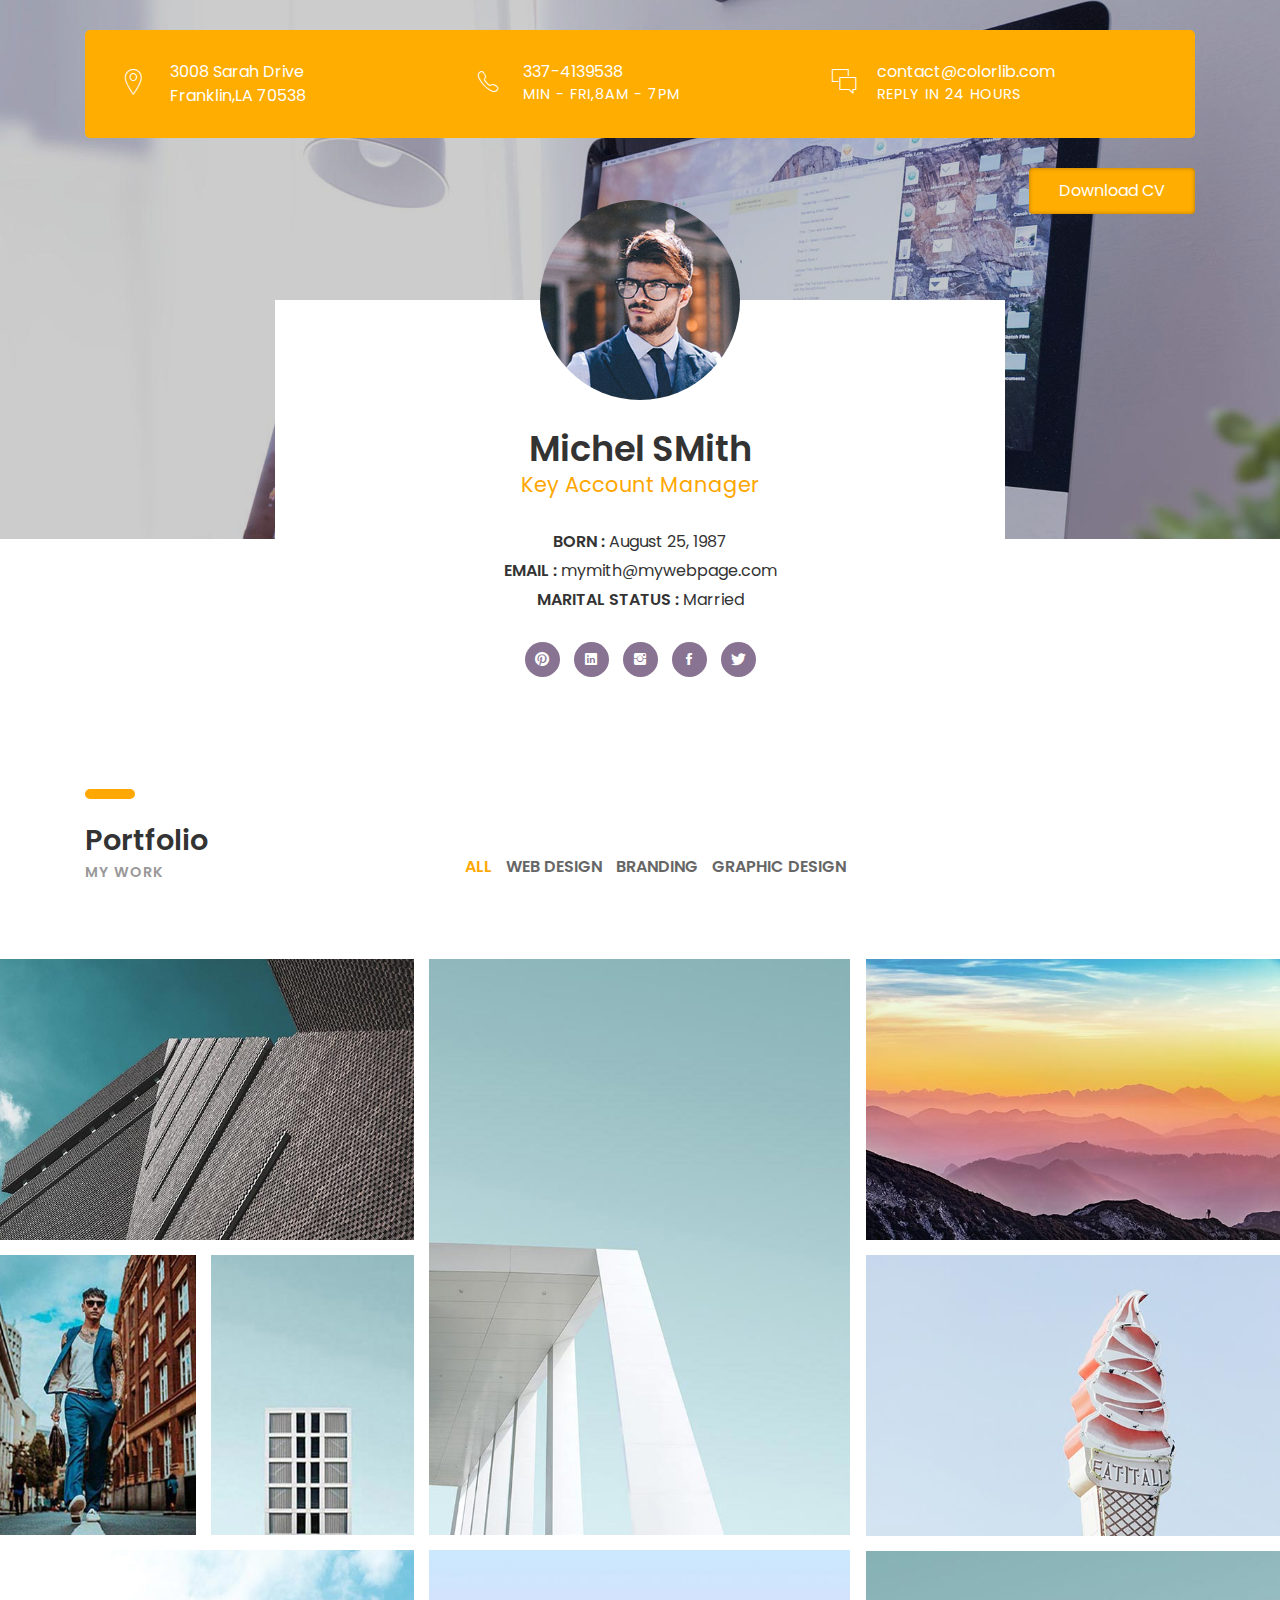
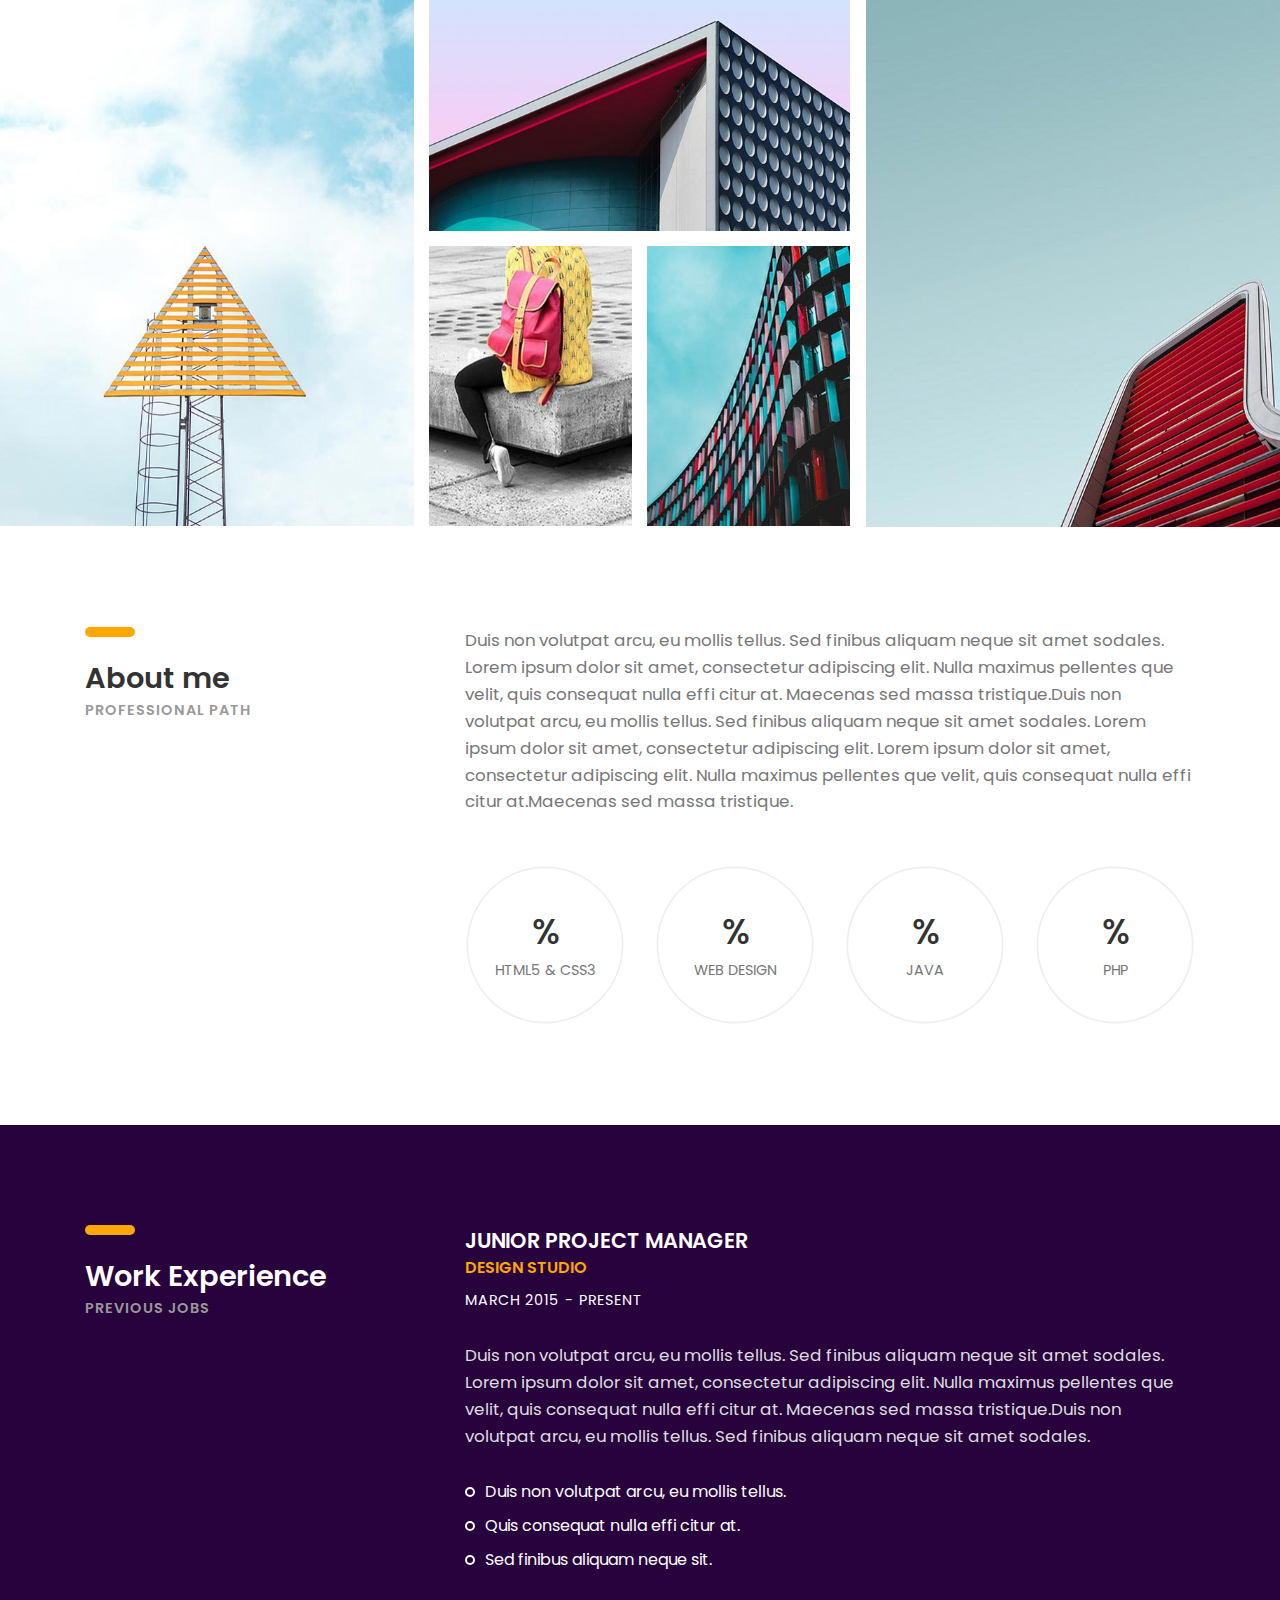
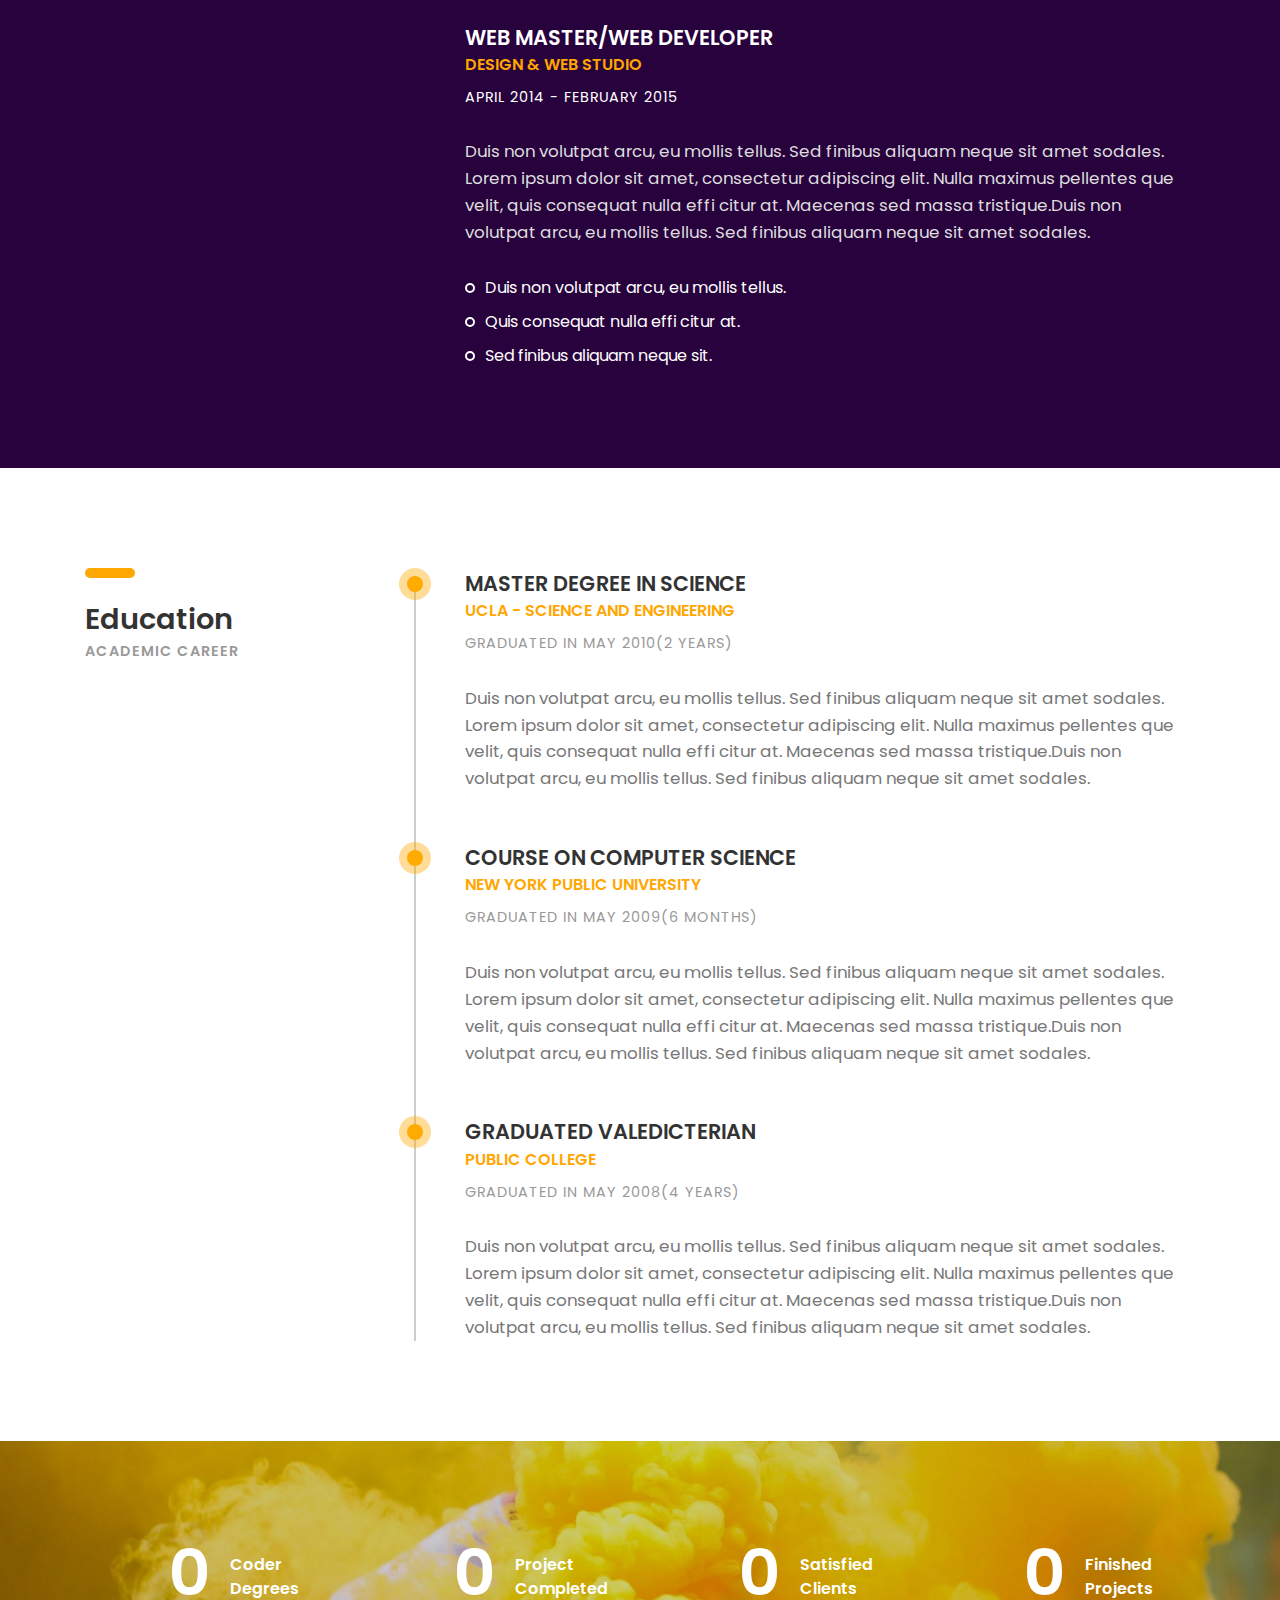
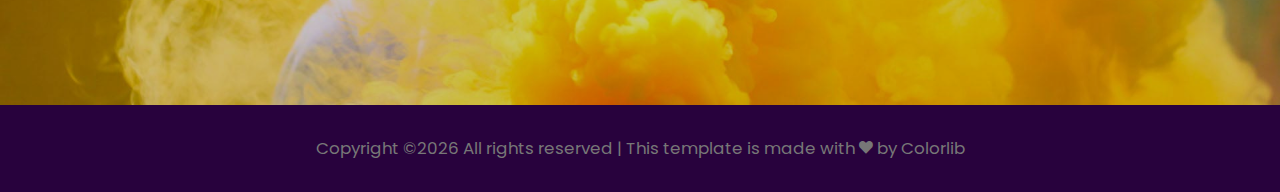
<file: cvportfolio/index.html>
<!DOCTYPE HTML>
<html lang="en">
<head>
	<title>CV - Boxed</title>
	<meta http-equiv="X-UA-Compatible" content="IE=edge">
    <meta name="viewport" content="width=device-width, initial-scale=1">
	<meta charset="UTF-8">
	
	
	<!-- Font -->
	
	<link href="https://fonts.googleapis.com/css?family=Poppins:400,500,600,700%7CAllura" rel="stylesheet">
	
	<!-- Stylesheets -->
	
	<link href="common-css/bootstrap.css" rel="stylesheet">
	
	<link href="common-css/ionicons.css" rel="stylesheet">
	
	<link href="common-css/fluidbox.min.css" rel="stylesheet">
	
	<link href="01-cv-portfolio/css/styles.css" rel="stylesheet">
	
	<link href="01-cv-portfolio/css/responsive.css" rel="stylesheet">
	
</head>
<body>
	
	<header>
		<div class="container">
			<div class="heading-wrapper">
				<div class="row">
					<div class="col-sm-6 col-md-6 col-lg-4">
						<div class="info">
							<i class="icon ion-ios-location-outline"></i>
							<div class="right-area">
								<h5>3008 Sarah Drive</h5>
								<h5>Franklin,LA 70538</h5>
							</div><!-- right-area -->
						</div><!-- info -->
					</div><!-- col-sm-4 -->
					
					<div class="col-sm-6 col-md-6 col-lg-4">
						<div class="info">
							<i class="icon ion-ios-telephone-outline"></i>
							<div class="right-area">
								<h5>337-4139538</h5>
								<h6>MIN - FRI,8AM - 7PM</h6>
							</div><!-- right-area -->
						</div><!-- info -->
					</div><!-- col-sm-4 -->
					
					<div class="col-sm-6 col-md-6 col-lg-4">
						<div class="info">
							<i class="icon ion-ios-chatboxes-outline"></i>
							<div class="right-area">
								<h5>contact@colorlib.com</h5>
								<h6>REPLY IN 24 HOURS</h6>
							</div><!-- right-area -->
						</div><!-- info -->
					</div><!-- col-sm-4 -->
				</div><!-- row -->
			</div><!-- heading-wrapper -->
			
			<a class="downlad-btn" href="#">Download CV</a>
		</div><!-- container -->
	</header>
	
	<section class="intro-section">
		<div class="container">
			<div class="row">
				<div class="col-md-1 col-lg-2"></div>
				<div class="col-md-10 col-lg-8">
					<div class="intro">
						<div class="profile-img"><img src="images/profile-1-250x250.jpg" alt=""></div>
						<h2><b>Michel SMith</b></h2>
						<h4 class="font-yellow">Key Account Manager</h4>
						<ul class="information margin-tb-30">
							<li><b>BORN : </b>August 25, 1987</li>
							<li><b>EMAIL : </b>mymith@mywebpage.com</li>
							<li><b>MARITAL STATUS : </b>Married</li>
						</ul>
						<ul class="social-icons">
							<li><a href="#"><i class="ion-social-pinterest"></i></a></li>
							<li><a href="#"><i class="ion-social-linkedin"></i></a></li>
							<li><a href="#"><i class="ion-social-instagram"></i></a></li>
							<li><a href="#"><i class="ion-social-facebook"></i></a></li>
							<li><a href="#"><i class="ion-social-twitter"></i></a></li>
						</ul>
					</div><!-- intro -->
				</div><!-- col-sm-8 -->
			</div><!-- row -->
		</div><!-- container -->
	</section><!-- intro-section -->
	
	<section class="portfolio-section section">
		<div class="container">
			<div class="row">
				<div class="col-sm-4">
					<div class="heading">
						<h3><b>Portfolio</b></h3>
						<h6 class="font-lite-black"><b>MY WORK</b></h6>
					</div>
				</div><!-- col-sm-4 -->
				<div class="col-sm-8">
					<div class="portfolioFilter clearfix margin-b-80">
						<a href="#" data-filter="*" class="current"><b>ALL</b></a>
						<a href="#" data-filter=".web-design"><b>WEB DESIGN</b></a>
						<a href="#" data-filter=".branding"><b>BRANDING</b></a>
						<a href="#" data-filter=".graphic-design"><b>GRAPHIC DESIGN</b></a>
					</div><!-- portfolioFilter -->
				</div><!-- col-sm-8 -->
			</div><!-- row -->
		</div><!-- container -->
		
		<div class="portfolioContainer">
			
			<div class="p-item web-design">
				<a href="images/portfolio-1-600x400.jpg" data-fluidbox>
					<img src="images/portfolio-1-600x400.jpg" alt=""></a>
			</div><!-- p-item -->
			
			<div class="p-item branding graphic-design">
				<a href="images/portfolio-7-600x800.jpg" data-fluidbox>
					<img src="images/portfolio-7-600x800.jpg" alt=""></a>
			</div><!-- p-item -->
			
			<div class="p-item web-design">
				<a href="images/portfolio-2-600x400.jpg" data-fluidbox>
					<img src="images/portfolio-2-600x400.jpg" alt=""></a>
			</div><!-- p-item -->
			
			<div class="p-item p-item-2 graphic-design">
				<a class="img" href="images/portfolio-8-300x400.jpg" data-fluidbox>
					<img src="images/portfolio-8-300x400.jpg" alt=""></a>
				<a class="img" href="images/portfolio-9-300x400.jpg" data-fluidbox>
					<img src="images/portfolio-9-300x400.jpg" alt=""></a>
			</div><!-- p-item -->
			
			<div class="p-item branding graphic-design">
				<a href="images/portfolio-3-600x400.jpg" data-fluidbox>
					<img src="images/portfolio-3-600x400.jpg" alt=""></a>
			</div><!-- p-item -->
			
			<div class="p-item graphic-design web-design">
				<a href="images/portfolio-4-600x400.jpg" data-fluidbox>
					<img src="images/portfolio-4-600x400.jpg" alt=""></a>
			</div><!-- p-item -->
			
			<div class="p-item  graphic-design branding">
				<a href="images/portfolio-5-600x800.jpg" data-fluidbox>
					<img src="images/portfolio-5-600x800.jpg" alt=""></a>
			</div><!-- p-item -->
				
			<div class="p-item web-design branding">
				<a href="images/portfolio-6-600x800.jpg" data-fluidbox>
					<img src="images/portfolio-6-600x800.jpg" alt=""></a>
			</div><!-- p-item -->

			<div class="p-item p-item-2 graphic-design">
				<a class="img" href="images/portfolio-10-300x400.jpg" data-fluidbox>
					<img src="images/portfolio-10-300x400.jpg" alt=""></a>
				<a class="img" href="images/portfolio-11-300x400.jpg" data-fluidbox>
					<img src="images/portfolio-11-300x400.jpg" alt=""></a>
			</div><!-- p-item -->
		
		</div><!-- portfolioContainer -->
		
	</section><!-- portfolio-section -->
	
	
	<section class="about-section section">
		<div class="container">
			<div class="row">
				<div class="col-sm-4">
					<div class="heading">
						<h3><b>About me</b></h3>
						<h6 class="font-lite-black"><b>PROFESSIONAL PATH</b></h6>
					</div>
				</div><!-- col-sm-4 -->
				<div class="col-sm-8">
					<p class="margin-b-50">Duis non volutpat arcu, eu mollis tellus. Sed finibus aliquam neque 
					sit amet sodales. Lorem ipsum dolor sit amet, consectetur adipiscing elit. 
					Nulla maximus pellentes que velit, quis consequat nulla effi citur at. 
					Maecenas sed massa tristique.Duis non volutpat arcu, eu mollis tellus. 
					Sed finibus aliquam neque sit amet sodales. Lorem ipsum dolor sit amet, 
					consectetur adipiscing elit. Lorem ipsum dolor sit amet, consectetur 
					adipiscing elit. Nulla maximus pellentes que velit, quis consequat nulla 
					effi citur at.Maecenas sed massa tristique.</p>
					
					<div class="row">
						<div class="col-sm-6 col-md-6 col-lg-3">
							<div class="radial-prog-area margin-b-30">
								<div class="radial-progress" data-prog-percent=".97">
									<div></div>
									<h6 class="progress-title">HTML5 & CSS3</h6>
								</div>
							</div><!-- radial-prog-area-->
						</div><!-- col-sm-6-->
					
						<div class="col-sm-6 col-md-6 col-lg-3">
							<div class="radial-prog-area margin-b-30">
								<div class="radial-progress" data-prog-percent=".78">
									<div></div>
									<h6 class="progress-title">WEB DESIGN</h6>
								</div>
							</div><!-- radial-prog-area-->
						</div><!-- col-sm-6-->
						
						<div class="col-sm-6 col-md-6 col-lg-3">
							<div class="radial-prog-area margin-b-30">
								<div class="radial-progress" data-prog-percent=".67">
									<div></div>
									<h6 class="progress-title">JAVA</h6>
								</div>
							</div><!-- radial-prog-area-->
						</div><!-- col-sm-6-->
						
						<div class="col-sm-6 col-md-6 col-lg-3">
							<div class="radial-prog-area margin-b-50">
								<div class="radial-progress" data-prog-percent=".97">
									<div></div>
									<h6 class="progress-title">PHP</h6>
								</div>
							</div><!-- radial-prog-area-->
						</div><!-- col-sm-6-->
					
					</div><!-- row -->
				</div><!-- col-sm-8 -->
			</div><!-- row -->
		</div><!-- container -->
	</section><!-- about-section -->
	
	<section class="experience-section section">
		<div class="container">
			<div class="row">
				<div class="col-sm-4">
					<div class="heading">
						<h3><b>Work Experience</b></h3>
						<h6 class="font-lite-black"><b>PREVIOUS JOBS</b></h6>
					</div>
				</div><!-- col-sm-4 -->
				<div class="col-sm-8">
				
					<div class="experience margin-b-50">
						<h4><b>JUNIOR PROJECT MANAGER</b></h4>
						<h5 class="font-yellow"><b>DESIGN STUDIO</b></h5>
						<h6 class="margin-t-10">MARCH 2015 - PRESENT</h6>
						<p class="font-semi-white margin-tb-30">Duis non volutpat arcu, eu mollis tellus. Sed finibus aliquam neque sit amet sodales. 
							Lorem ipsum dolor sit amet, consectetur adipiscing elit. Nulla maximus pellentes que velit, 
							quis consequat nulla effi citur at. Maecenas sed massa tristique.Duis non volutpat arcu, 
							eu mollis tellus. Sed finibus aliquam neque sit amet sodales. </p>
						<ul class="list margin-b-30">
							<li>Duis non volutpat arcu, eu mollis tellus.</li>
							<li>Quis consequat nulla effi citur at.</li>
							<li>Sed finibus aliquam neque sit.</li>
						</ul>
					</div><!-- experience -->
					
					<div class="experience margin-b-50">
						<h4><b>WEB MASTER/WEB DEVELOPER</b></h4>
						<h5 class="font-yellow"><b>DESIGN & WEB STUDIO</b></h5>
						<h6 class="margin-t-10">APRIL 2014 - FEBRUARY 2015</h6>
						<p class="font-semi-white margin-tb-30">Duis non volutpat arcu, eu mollis tellus. Sed finibus aliquam neque sit amet sodales. 
							Lorem ipsum dolor sit amet, consectetur adipiscing elit. Nulla maximus pellentes que velit, 
							quis consequat nulla effi citur at. Maecenas sed massa tristique.Duis non volutpat arcu, 
							eu mollis tellus. Sed finibus aliquam neque sit amet sodales. </p>
						<ul class="list margin-b-30">
							<li>Duis non volutpat arcu, eu mollis tellus.</li>
							<li>Quis consequat nulla effi citur at.</li>
							<li>Sed finibus aliquam neque sit.</li>
						</ul>
					</div><!-- experience -->
					
				</div><!-- col-sm-8 -->
			</div><!-- row -->
		</div><!-- container -->
		
	</section><!-- experience-section -->
	
	<section class="education-section section">
		<div class="container">
			<div class="row">
				<div class="col-sm-4">
					<div class="heading">
						<h3><b>Education</b></h3>
						<h6 class="font-lite-black"><b>ACADEMIC CAREER</b></h6>
					</div>
				</div><!-- col-sm-4 -->
				<div class="col-sm-8">
					<div class="education-wrapper">
						<div class="education margin-b-50">
							<h4><b>MASTER DEGREE IN SCIENCE</b></h4>
							<h5 class="font-yellow"><b>UCLA - SCIENCE AND ENGINEERING</b></h5>
							<h6 class="font-lite-black margin-t-10">GRADUATED IN MAY 2010(2 YEARS)</h6>
							<p class="margin-tb-30">Duis non volutpat arcu, eu mollis tellus. Sed finibus aliquam neque sit amet sodales. 
							Lorem ipsum dolor sit amet, consectetur adipiscing elit. Nulla maximus pellentes que velit, 
							quis consequat nulla effi citur at. Maecenas sed massa tristique.Duis non volutpat arcu, 
							eu mollis tellus. Sed finibus aliquam neque sit amet sodales. </p>
						</div><!-- education -->
						
						<div class="education margin-b-50">
							<h4><b>COURSE ON COMPUTER SCIENCE</b></h4>
							<h5 class="font-yellow"><b>NEW YORK PUBLIC UNIVERSITY</b></h5>
							<h6 class="font-lite-black margin-t-10">GRADUATED IN MAY 2009(6 MONTHS)</h6>
							<p class="margin-tb-30">Duis non volutpat arcu, eu mollis tellus. Sed finibus aliquam neque sit amet sodales. 
							Lorem ipsum dolor sit amet, consectetur adipiscing elit. Nulla maximus pellentes que velit, 
							quis consequat nulla effi citur at. Maecenas sed massa tristique.Duis non volutpat arcu, 
							eu mollis tellus. Sed finibus aliquam neque sit amet sodales. </p>
						</div><!-- education -->
						
						<div class="education margin-b-50">
							<h4><b>GRADUATED VALEDICTERIAN</b></h4>
							<h5 class="font-yellow"><b>PUBLIC COLLEGE</b></h5>
							<h6 class="font-lite-black margin-t-10">GRADUATED IN MAY 2008(4 YEARS)</h6>
							<p class="margin-tb-30">Duis non volutpat arcu, eu mollis tellus. Sed finibus aliquam neque sit amet sodales. 
							Lorem ipsum dolor sit amet, consectetur adipiscing elit. Nulla maximus pellentes que velit, 
							quis consequat nulla effi citur at. Maecenas sed massa tristique.Duis non volutpat arcu, 
							eu mollis tellus. Sed finibus aliquam neque sit amet sodales. </p>
						</div><!-- education -->
					</div><!-- education-wrapper -->
				</div><!-- col-sm-8 -->
			</div><!-- row -->
		</div><!-- container -->
		
	</section><!-- about-section -->
	
	<section class="counter-section" id="counter">
		<div class="container">
			<div class="row">
			
				<div class="col-sm-6 col-md-6 col-lg-3">
					<div class="counter margin-b-30">
						<h1 class="title"><b><span class="counter-value" data-duration="400" data-count="3">0</span></b></h1>
						<h5 class="desc"><b>Coder Degrees</b></h5>
					</div><!-- counter -->
				</div><!-- col-md-3-->
				
				<div class="col-sm-6 col-md-6 col-lg-3">
					<div class="counter margin-b-30">
						<h1 class="title"><b><span class="counter-value" data-duration="1400" data-count="25">0</span></b></h1>
						<h5 class="desc"><b>Project Completed</b></h5>
					</div><!-- counter -->
				</div><!-- col-md-3-->
				
				<div class="col-sm-6 col-md-6 col-lg-3">
					<div class="counter margin-b-30">
						<h1 class="title"><b><span class="counter-value" data-duration="700" data-count="311">0</span></b></h1>
						<h5 class="desc"><b>Satisfied Clients</b></h5>
					</div><!-- counter -->
				</div><!-- col-md-3-->
				
				<div class="col-sm-6 col-md-6 col-lg-3">
					<div class="counter margin-b-30">
						<h1 class="title"><b><span class="counter-value" data-duration="2000" data-count="732">0</span></b></h1>
						<h5 class="desc"><b>Finished Projects</b></h5>
					</div><!-- margin-b-30 -->
				</div><!-- col-md-3-->
				
			</div><!-- row-->
		</div><!-- container-->
    </section><!-- counter-section-->
	
	<footer>
		<p class="copyright">
			<!-- Link back to Colorlib can't be removed. Template is licensed under CC BY 3.0. -->
Copyright &copy;<script>document.write(new Date().getFullYear());</script> All rights reserved | This template is made with <i class="ion-heart" aria-hidden="true"></i> by <a href="https://colorlib.com" target="_blank">Colorlib</a>
<!-- Link back to Colorlib can't be removed. Template is licensed under CC BY 3.0. -->
		</p>


	</footer>
	
	
	<!-- SCIPTS -->
	
	<script src="common-js/jquery-3.2.1.min.js"></script>
	
	<script src="common-js/tether.min.js"></script>
	
	<script src="common-js/bootstrap.js"></script>
	
	<script src="common-js/isotope.pkgd.min.js"></script>
	
	<script src="common-js/jquery.waypoints.min.js"></script>
	
	<script src="common-js/progressbar.min.js"></script>
	
	<script src="common-js/jquery.fluidbox.min.js"></script>
	
	<script src="common-js/scripts.js"></script>
	
</body>
</html>
</file>
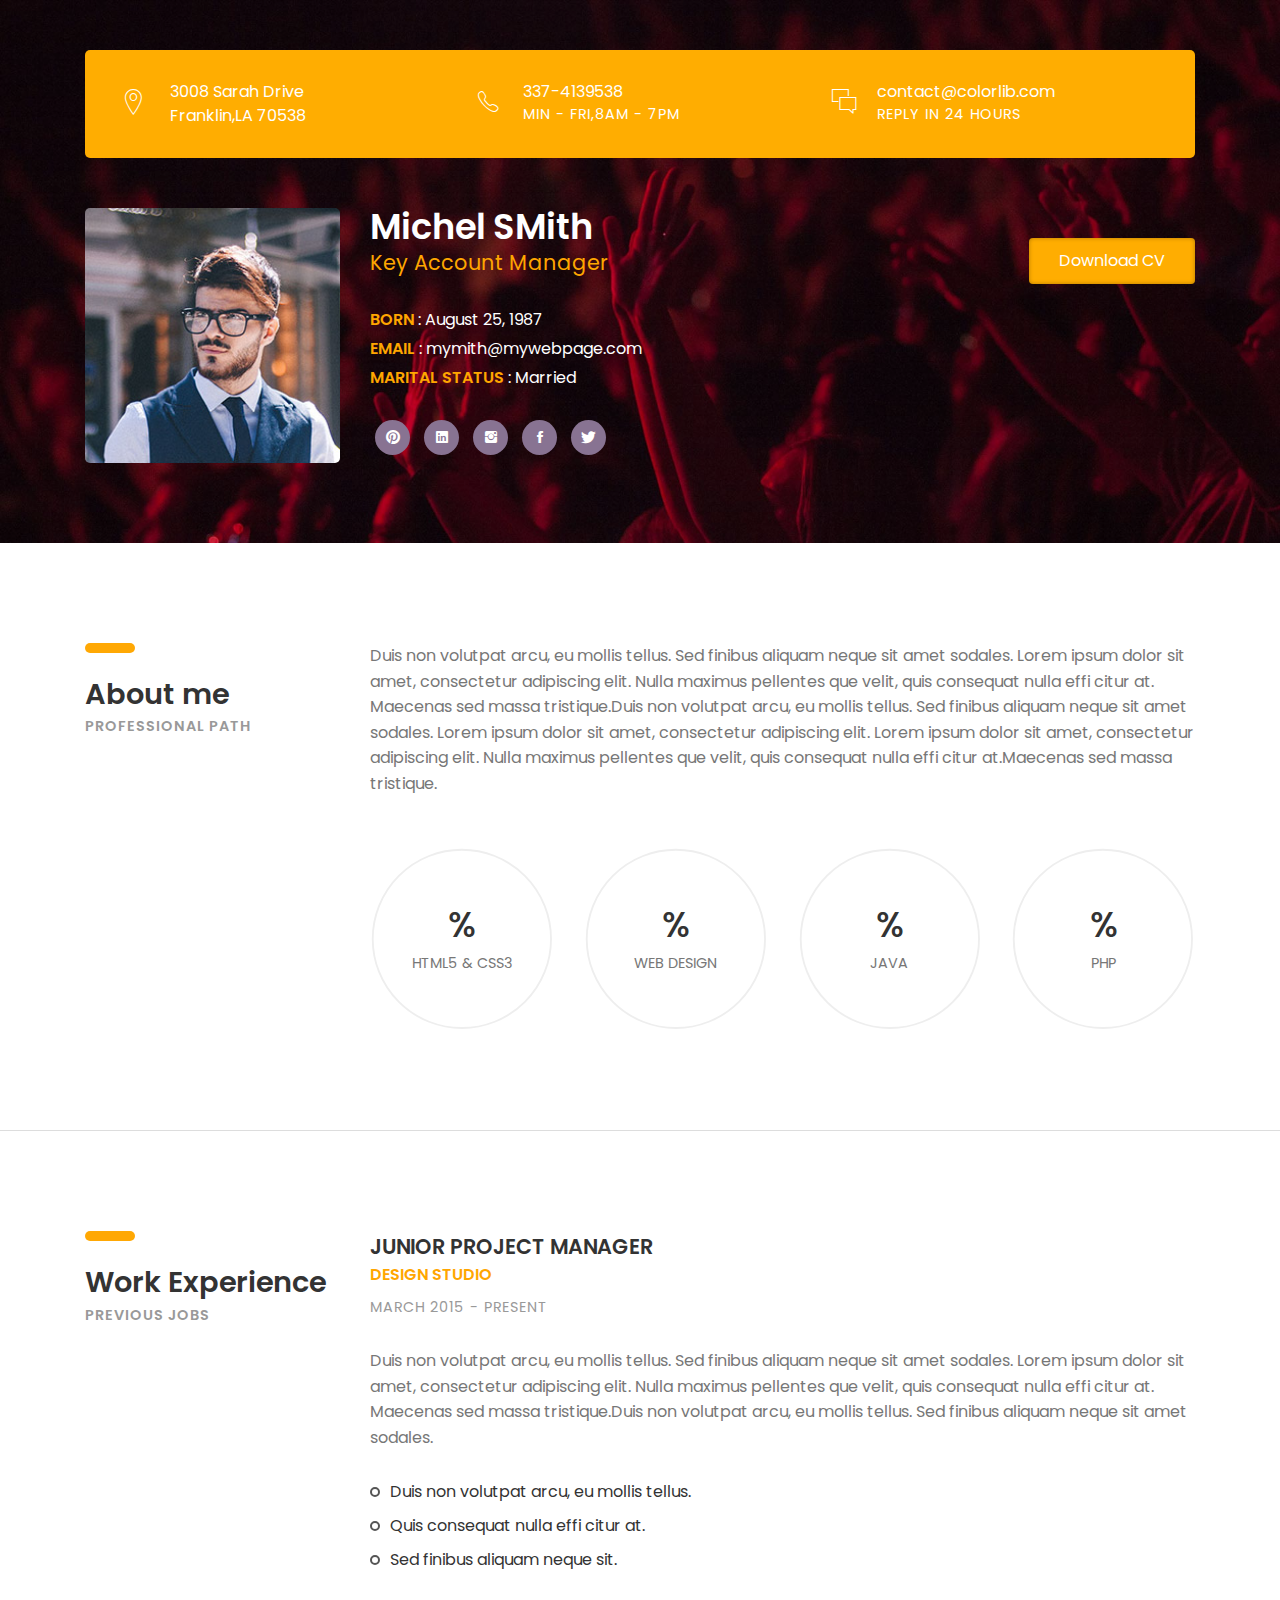
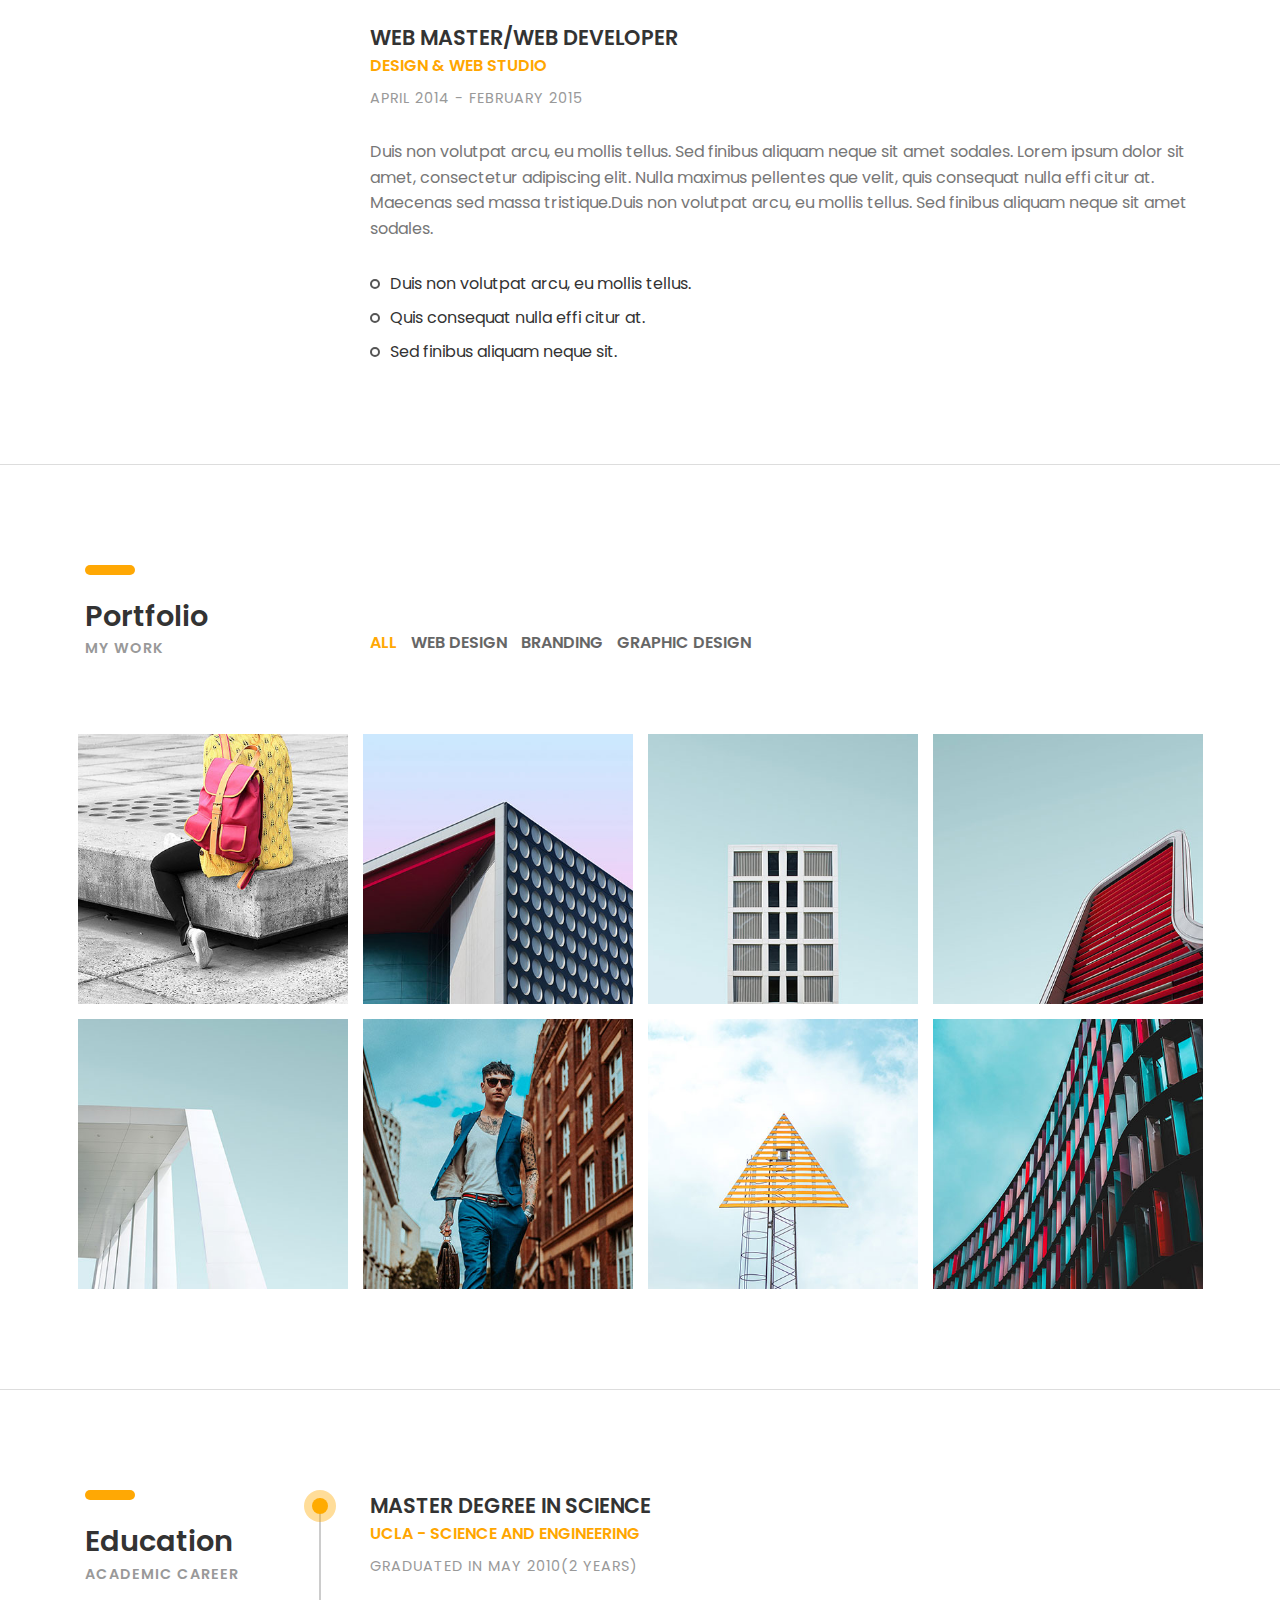
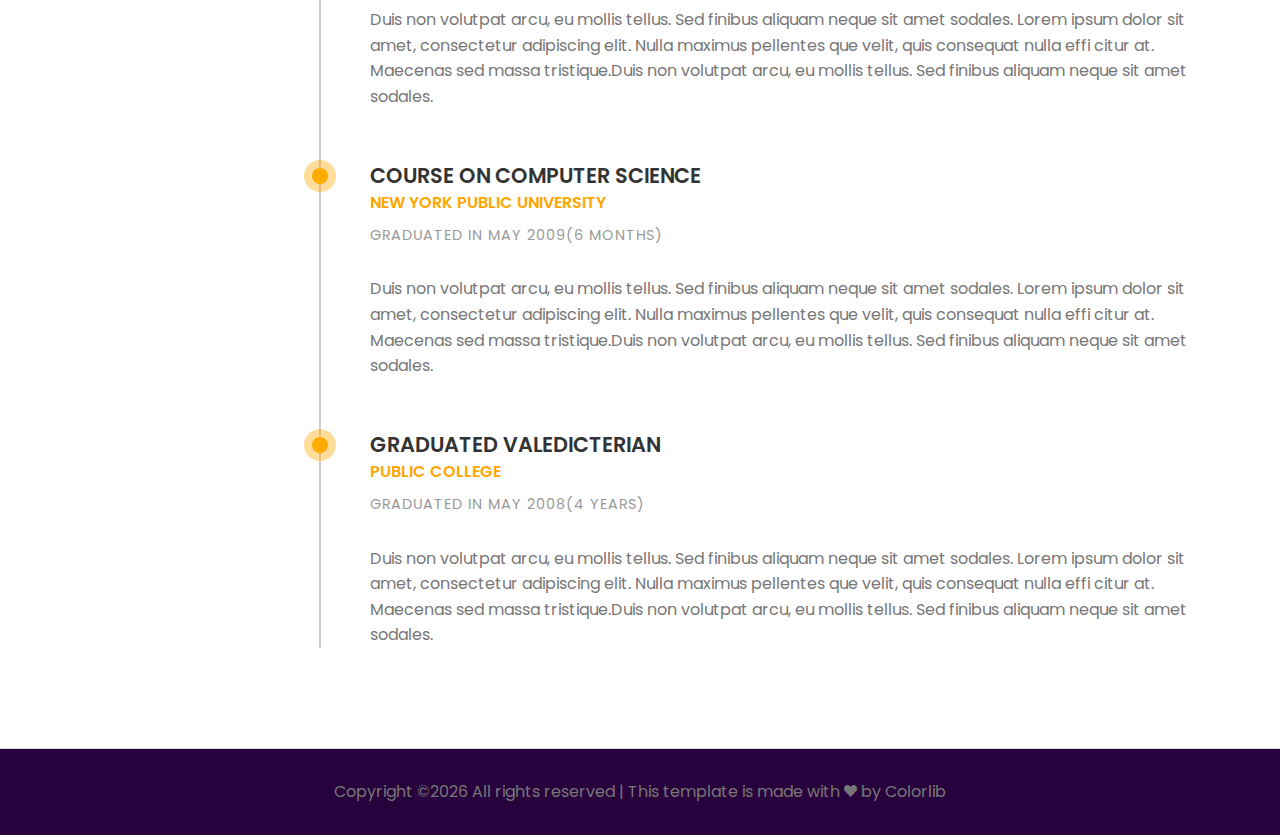
<file: 02-cv-boxed.html>
<!DOCTYPE HTML>
<html lang="en">
<head>
	<title>CV - Portfolio</title>
	<meta http-equiv="X-UA-Compatible" content="IE=edge">
    <meta name="viewport" content="width=device-width, initial-scale=1">
	<meta charset="UTF-8">
	
	
	<!-- Font -->
	
	<link href="https://fonts.googleapis.com/css?family=Poppins:400,500,600,700%7CAllura" rel="stylesheet">
	
	<!-- Stylesheets -->
	
	<link href="common-css/bootstrap.css" rel="stylesheet">
	
	<link href="common-css/ionicons.css" rel="stylesheet">
	
	<link href="common-css/fluidbox.min.css" rel="stylesheet">
	
	<link href="02-cv-boxed/css/styles.css" rel="stylesheet">
	
	<link href="02-cv-boxed/css/responsive.css" rel="stylesheet">
	
</head>
<body>
	
	<section class="intro-section">
		<div class="container">
		
			<div class="heading-wrapper">
				<div class="row">
					<div class="col-sm-6 col-md-6 col-lg-4">
						<div class="info">
							<i class="icon ion-ios-location-outline"></i>
							<div class="right-area">
								<h5>3008 Sarah Drive</h5>
								<h5>Franklin,LA 70538</h5>
							</div><!-- right-area -->
						</div><!-- info -->
					</div><!-- col-sm-4 -->
					
					<div class="col-sm-6 col-md-6 col-lg-4">
						<div class="info">
							<i class="icon ion-ios-telephone-outline"></i>
							<div class="right-area">
								<h5>337-4139538</h5>
								<h6>MIN - FRI,8AM - 7PM</h6>
							</div><!-- right-area -->
						</div><!-- info -->
					</div><!-- col-sm-4 -->
					
					<div class="col-sm-6 col-md-6 col-lg-4">
						<div class="info">
							<i class="icon ion-ios-chatboxes-outline"></i>
							<div class="right-area">
								<h5>contact@colorlib.com</h5>
								<h6>REPLY IN 24 HOURS</h6>
							</div><!-- right-area -->
						</div><!-- info -->
					</div><!-- col-sm-4 -->
				</div><!-- row -->
			</div><!-- heading-wrapper -->
			
		
		
			<div class="intro">
				<div class="row">
				
					<div class="col-sm-8 col-md-4 col-lg-3">
						<div class="profile-img margin-b-30"><img src="images/profile-1-250x250.jpg" alt=""></div>
					</div><!-- col-sm-8 -->
					
					<div class="col-sm-10 col-md-5 col-lg-6">		
							<h2><b>Michel SMith</b></h2>
							<h4 class="font-yellow">Key Account Manager</h4>
							<ul class="information margin-tb-30">
								<li><b class="font-yellow">BORN</b> : August 25, 1987</li>
								<li><b class="font-yellow">EMAIL</b> : mymith@mywebpage.com</li>
								<li><b class="font-yellow">MARITAL STATUS</b> : Married</li>
							</ul>
							<ul class="social-icons">
								<li><a href="#"><i class="ion-social-pinterest"></i></a></li>
								<li><a href="#"><i class="ion-social-linkedin"></i></a></li>
								<li><a href="#"><i class="ion-social-instagram"></i></a></li>
								<li><a href="#"><i class="ion-social-facebook"></i></a></li>
								<li><a href="#"><i class="ion-social-twitter"></i></a></li>
							</ul>
					</div><!-- col-sm-8 -->
					
					<div class="col-sm-10 col-md-3 col-lg-3">
						<a class="downlad-btn" href="#">Download CV</a>
					</div><!-- col-lg-2 -->
			
				</div><!-- row -->
			
			</div><!-- intro -->
		</div><!-- container -->
	</section><!-- intro-section -->
	
	
	<section class="about-section section">
		<div class="container">
			<div class="row">
				<div class="col-sm-12 col-md-3">
					<div class="heading">
						<h3><b>About me</b></h3>
						<h6 class="font-lite-black"><b>PROFESSIONAL PATH</b></h6>
					</div>
				</div><!-- col-sm-3 -->
				<div class="col-sm-12 col-md-9">
					<p class="margin-b-50">Duis non volutpat arcu, eu mollis tellus. Sed finibus aliquam neque 
					sit amet sodales. Lorem ipsum dolor sit amet, consectetur adipiscing elit. 
					Nulla maximus pellentes que velit, quis consequat nulla effi citur at. 
					Maecenas sed massa tristique.Duis non volutpat arcu, eu mollis tellus. 
					Sed finibus aliquam neque sit amet sodales. Lorem ipsum dolor sit amet, 
					consectetur adipiscing elit. Lorem ipsum dolor sit amet, consectetur 
					adipiscing elit. Nulla maximus pellentes que velit, quis consequat nulla 
					effi citur at.Maecenas sed massa tristique.</p>
					
					<div class="row">
						<div class="col-sm-6 col-md-6 col-lg-3">
							<div class="radial-prog-area margin-b-30">
								<div class="radial-progress" data-prog-percent=".97">
									<div></div>
									<h6 class="progress-title">HTML5 & CSS3</h6>
								</div>
							</div><!-- radial-prog-area-->
						</div><!-- col-sm-6-->
					
						<div class="col-sm-6 col-md-6 col-lg-3">
							<div class="radial-prog-area margin-b-30">
								<div class="radial-progress" data-prog-percent=".78">
									<div></div>
									<h6 class="progress-title">WEB DESIGN</h6>
								</div>
							</div><!-- radial-prog-area-->
						</div><!-- col-sm-6-->
						
						<div class="col-sm-6 col-md-6 col-lg-3">
							<div class="radial-prog-area margin-b-30">
								<div class="radial-progress" data-prog-percent=".67">
									<div></div>
									<h6 class="progress-title">JAVA</h6>
								</div>
							</div><!-- radial-prog-area-->
						</div><!-- col-sm-6-->
						
						<div class="col-sm-6 col-md-6 col-lg-3">
							<div class="radial-prog-area margin-b-50">
								<div class="radial-progress" data-prog-percent=".97">
									<div></div>
									<h6 class="progress-title">PHP</h6>
								</div>
							</div><!-- radial-prog-area-->
						</div><!-- col-sm-6-->
					
					</div><!-- row -->
				</div><!-- col-sm-9 -->
			</div><!-- row -->
		</div><!-- container -->
	</section><!-- about-section -->
	
	<section class="experience-section section">
		<div class="container">
			<div class="row">
				<div class="col-sm-12 col-md-3">
					<div class="heading">
						<h3><b>Work Experience</b></h3>
						<h6 class="font-lite-black"><b>PREVIOUS JOBS</b></h6>
					</div>
				</div><!-- col-sm-3 -->
				
				<div class="col-sm-12 col-md-9">
					<div class="experience margin-b-50">
						<h4><b>JUNIOR PROJECT MANAGER</b></h4>
						<h5 class="font-yellow"><b>DESIGN STUDIO</b></h5>
						<h6 class="font-lite-black margin-t-10">MARCH 2015 - PRESENT</h6>
						<p class="margin-tb-30">Duis non volutpat arcu, eu mollis tellus. Sed finibus aliquam neque sit amet sodales. 
							Lorem ipsum dolor sit amet, consectetur adipiscing elit. Nulla maximus pellentes que velit, 
							quis consequat nulla effi citur at. Maecenas sed massa tristique.Duis non volutpat arcu, 
							eu mollis tellus. Sed finibus aliquam neque sit amet sodales. </p>
						<ul class="list margin-b-30">
							<li>Duis non volutpat arcu, eu mollis tellus.</li>
							<li>Quis consequat nulla effi citur at.</li>
							<li>Sed finibus aliquam neque sit.</li>
						</ul>
					</div><!-- experience -->
					
					<div class="experience margin-b-50">
						<h4><b>WEB MASTER/WEB DEVELOPER</b></h4>
						<h5 class="font-yellow"><b>DESIGN & WEB STUDIO</b></h5>
						<h6 class="font-lite-black margin-t-10">APRIL 2014 - FEBRUARY 2015</h6>
						<p class="margin-tb-30">Duis non volutpat arcu, eu mollis tellus. Sed finibus aliquam neque sit amet sodales. 
							Lorem ipsum dolor sit amet, consectetur adipiscing elit. Nulla maximus pellentes que velit, 
							quis consequat nulla effi citur at. Maecenas sed massa tristique.Duis non volutpat arcu, 
							eu mollis tellus. Sed finibus aliquam neque sit amet sodales. </p>
						<ul class="list">
							<li>Duis non volutpat arcu, eu mollis tellus.</li>
							<li>Quis consequat nulla effi citur at.</li>
							<li>Sed finibus aliquam neque sit.</li>
						</ul>
					</div><!-- experience -->
					
				</div><!-- col-sm-9 -->
			</div><!-- row -->
		</div><!-- container -->
	</section><!-- experience-section -->
	
	<section class="portfolio-section section">
		<div class="container">
			<div class="row">
				<div class="col-sm-12 col-md-3">
					<div class="heading">
						<h3><b>Portfolio</b></h3>
						<h6 class="font-lite-black"><b>MY WORK</b></h6>
					</div>
				</div><!-- col-sm-3 -->
				
				<div class="col-sm-12 col-md-9">
					<div class="portfolioFilter clearfix margin-b-80">
						<a href="#" data-filter="*" class="current"><b>ALL</b></a>
						<a href="#" data-filter=".web-design"><b>WEB DESIGN</b></a>
						<a href="#" data-filter=".branding"><b>BRANDING</b></a>
						<a href="#" data-filter=".graphic-design"><b>GRAPHIC DESIGN</b></a>
					</div><!-- portfolioFilter -->
				</div><!-- col-sm-8 -->
			</div><!-- row -->
			
			<div class="portfolioContainer  margin-b-50">
				
				<div class="p-item web-design">
					<a href="images/portfolio-13-400x400.jpg" data-fluidbox>
						<img src="images/portfolio-13-400x400.jpg" alt=""></a>
				</div><!-- p-item -->
				
				<div class="p-item branding graphic-design">
					<a href="images/portfolio-14-400x400.jpg" data-fluidbox>
						<img src="images/portfolio-14-400x400.jpg" alt=""></a>
				</div><!-- p-item -->
				
				<div class="p-item web-design">
					<a href="images/portfolio-15-400x400.jpg" data-fluidbox>
						<img src="images/portfolio-15-400x400.jpg" alt=""></a>
				</div><!-- p-item -->
				
				<div class="p-item graphic-design">
					<a class="img" href="images/portfolio-16-400x400.jpg" data-fluidbox>
						<img src="images/portfolio-16-400x400.jpg" alt=""></a>
				</div><!-- p-item -->
				
				<div class="p-item branding graphic-design">
					<a href="images/portfolio-17-400x400.jpg" data-fluidbox>
						<img src="images/portfolio-17-400x400.jpg" alt=""></a>
				</div><!-- p-item -->
				
				<div class="p-item graphic-design web-design">
					<a href="images/portfolio-18-400x400.jpg" data-fluidbox>
						<img src="images/portfolio-18-400x400.jpg" alt=""></a>
				</div><!-- p-item -->
				
				<div class="p-item  graphic-design branding">
					<a href="images/portfolio-19-400x400.jpg" data-fluidbox>
						<img src="images/portfolio-19-400x400.jpg" alt=""></a>
				</div><!-- p-item -->
					
				<div class="p-item web-design branding">
					<a href="images/portfolio-20-400x400.jpg" data-fluidbox>
						<img src="images/portfolio-20-400x400.jpg" alt=""></a>
				</div><!-- p-item -->
			
			</div><!-- portfolioContainer -->
		</div><!-- container -->
	</section><!-- portfolio-section -->
	
	
	<section class="education-section section">
		<div class="container">
			<div class="row">
				<div class="col-sm-12 col-md-3">
					<div class="heading">
						<h3><b>Education</b></h3>
						<h6 class="font-lite-black"><b>ACADEMIC CAREER</b></h6>
					</div>
				</div><!-- col-sm-3 -->
				
				<div class="col-sm-12 col-md-9">
				
					<div class="education-wrapper">
						<div class="education margin-b-50">
							<h4><b>MASTER DEGREE IN SCIENCE</b></h4>
							<h5 class="font-yellow"><b>UCLA - SCIENCE AND ENGINEERING</b></h5>
							<h6 class="font-lite-black margin-t-10">GRADUATED IN MAY 2010(2 YEARS)</h6>
							<p class="margin-tb-30">Duis non volutpat arcu, eu mollis tellus. Sed finibus aliquam neque sit amet sodales. 
							Lorem ipsum dolor sit amet, consectetur adipiscing elit. Nulla maximus pellentes que velit, 
							quis consequat nulla effi citur at. Maecenas sed massa tristique.Duis non volutpat arcu, 
							eu mollis tellus. Sed finibus aliquam neque sit amet sodales. </p>
						</div><!-- education -->
						
						<div class="education margin-b-50">
							<h4><b>COURSE ON COMPUTER SCIENCE</b></h4>
							<h5 class="font-yellow"><b>NEW YORK PUBLIC UNIVERSITY</b></h5>
							<h6 class="font-lite-black margin-t-10">GRADUATED IN MAY 2009(6 MONTHS)</h6>
							<p class="margin-tb-30">Duis non volutpat arcu, eu mollis tellus. Sed finibus aliquam neque sit amet sodales. 
							Lorem ipsum dolor sit amet, consectetur adipiscing elit. Nulla maximus pellentes que velit, 
							quis consequat nulla effi citur at. Maecenas sed massa tristique.Duis non volutpat arcu, 
							eu mollis tellus. Sed finibus aliquam neque sit amet sodales. </p>
						</div><!-- education -->
						
						<div class="education margin-b-50">
							<h4><b>GRADUATED VALEDICTERIAN</b></h4>
							<h5 class="font-yellow"><b>PUBLIC COLLEGE</b></h5>
							<h6 class="font-lite-black margin-t-10">GRADUATED IN MAY 2008(4 YEARS)</h6>
							<p class="margin-tb-30">Duis non volutpat arcu, eu mollis tellus. Sed finibus aliquam neque sit amet sodales. 
							Lorem ipsum dolor sit amet, consectetur adipiscing elit. Nulla maximus pellentes que velit, 
							quis consequat nulla effi citur at. Maecenas sed massa tristique.Duis non volutpat arcu, 
							eu mollis tellus. Sed finibus aliquam neque sit amet sodales. </p>
						</div><!-- education -->
					</div><!-- education-wrapper -->
				</div><!-- col-sm-9 -->
			</div><!-- row -->
		</div><!-- container -->
		
	</section><!-- education-section -->
	
	<footer>
		<p class="copyright">
			<!-- Link back to Colorlib can't be removed. Template is licensed under CC BY 3.0. -->
Copyright &copy;<script>document.write(new Date().getFullYear());</script> All rights reserved | This template is made with <i class="ion-heart" aria-hidden="true"></i> by <a href="https://colorlib.com" target="_blank">Colorlib</a>
<!-- Link back to Colorlib can't be removed. Template is licensed under CC BY 3.0. -->
		</p>
	</footer>
	
	
	<!-- SCIPTS -->
	
	<script src="common-js/jquery-3.2.1.min.js"></script>
	
	<script src="common-js/tether.min.js"></script>
	
	<script src="common-js/bootstrap.js"></script>
	
	<script src="common-js/isotope.pkgd.min.js"></script>
	
	<script src="common-js/jquery.waypoints.min.js"></script>
	
	<script src="common-js/progressbar.min.js"></script>
	
	<script src="common-js/jquery.fluidbox.min.js"></script>
	
	<script src="common-js/scripts.js"></script>
	
</body>
</html>
</file>
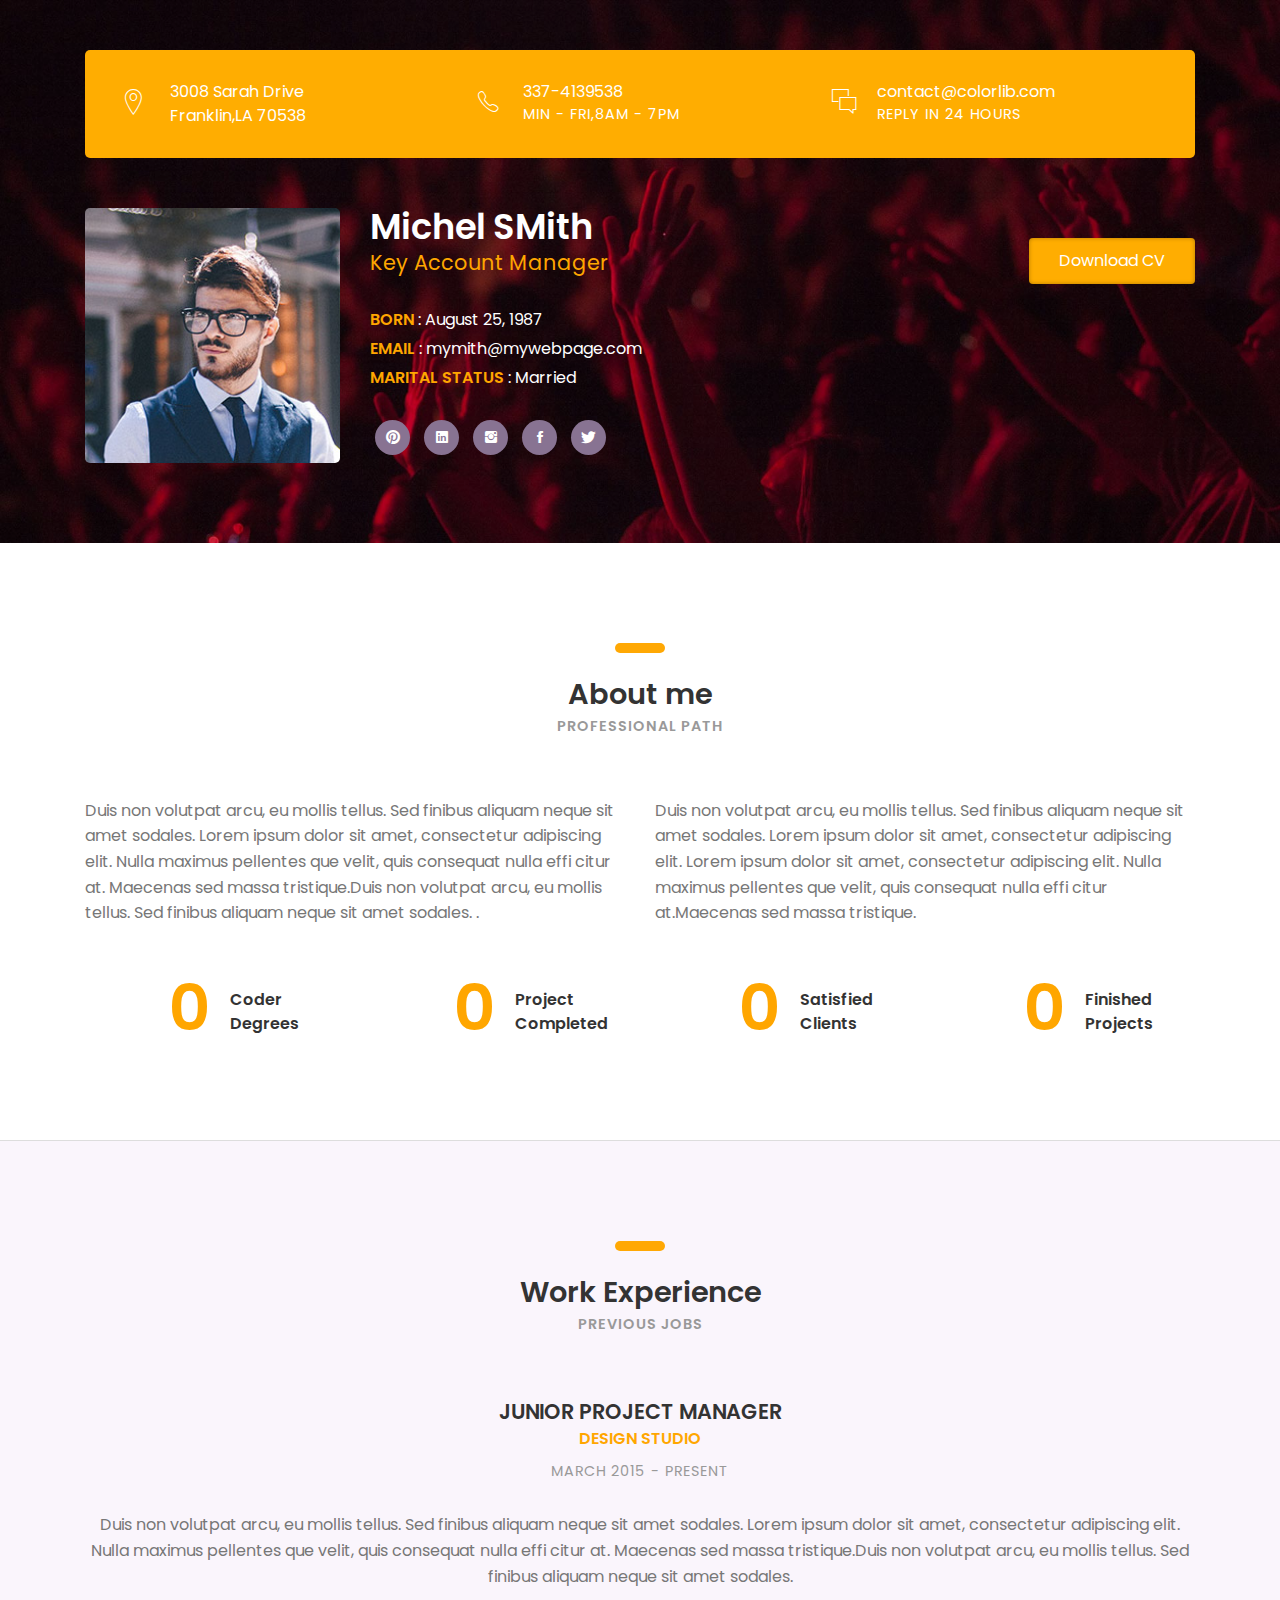
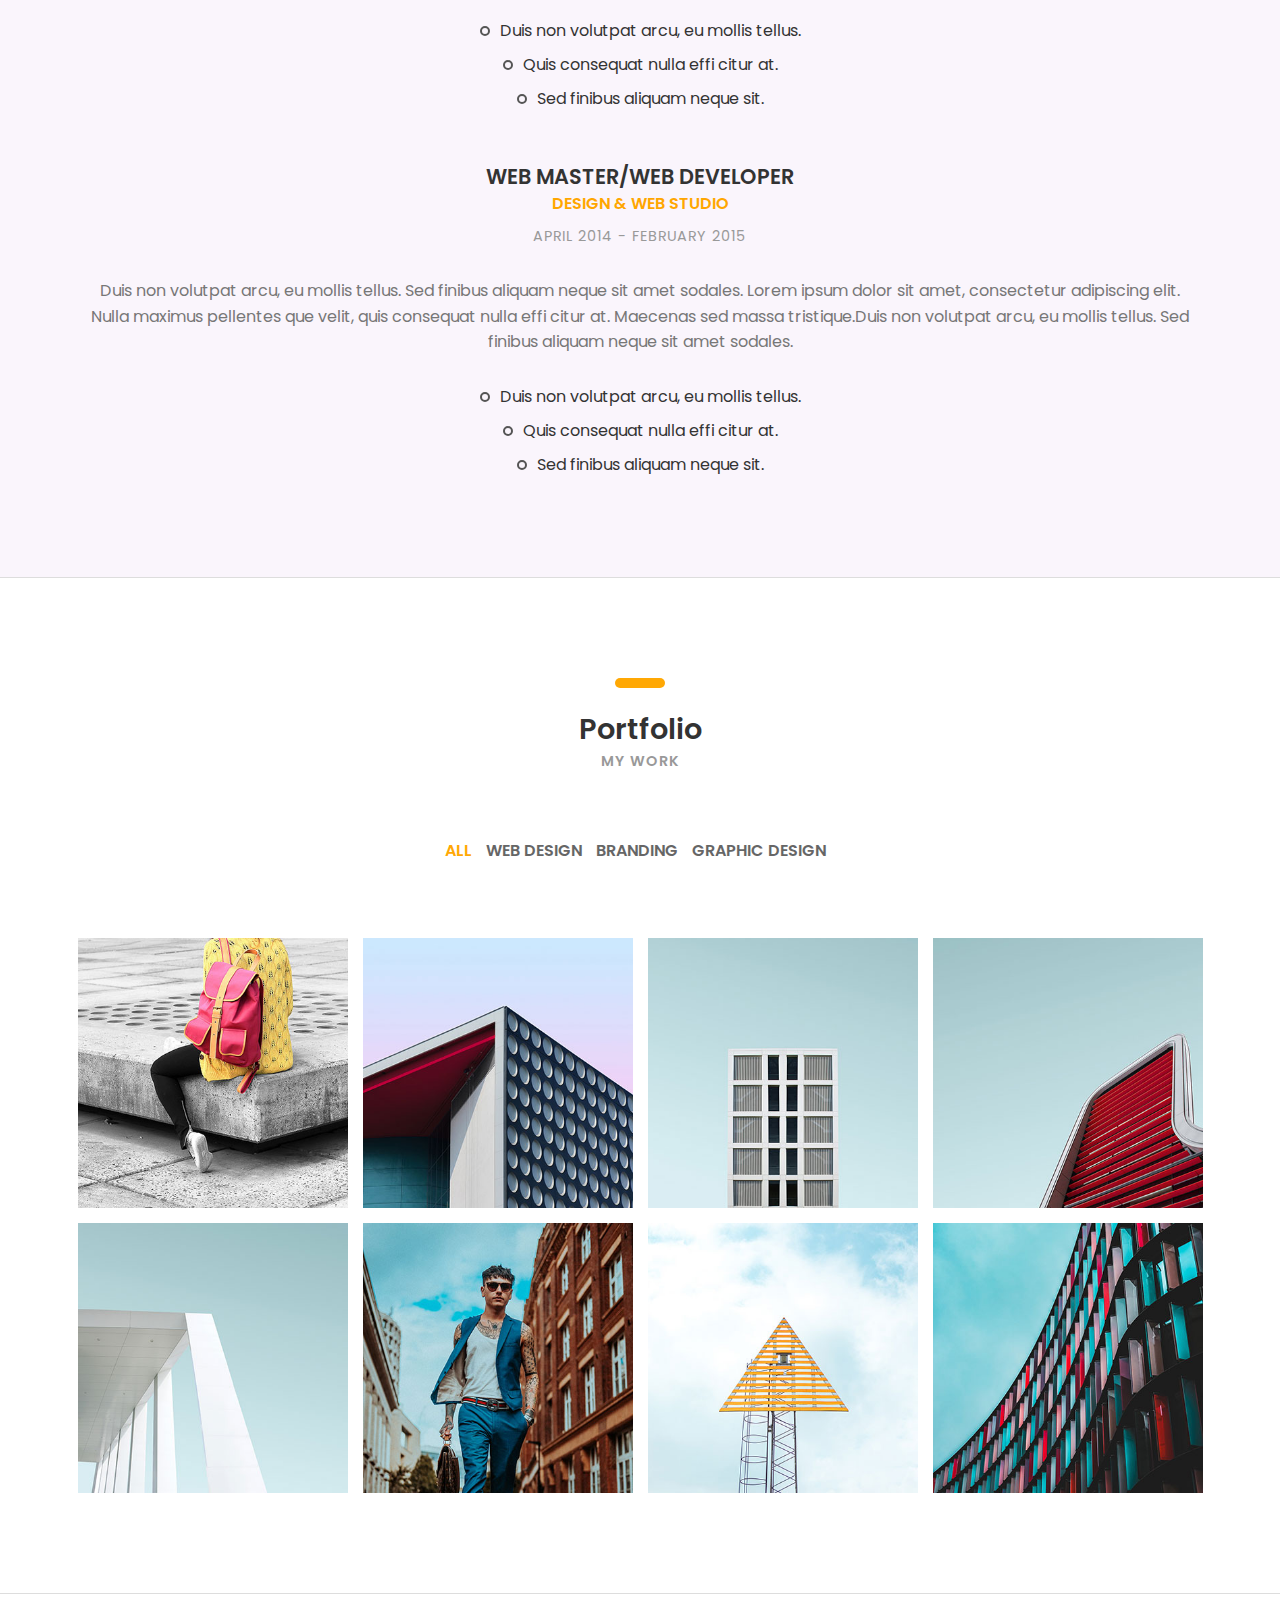
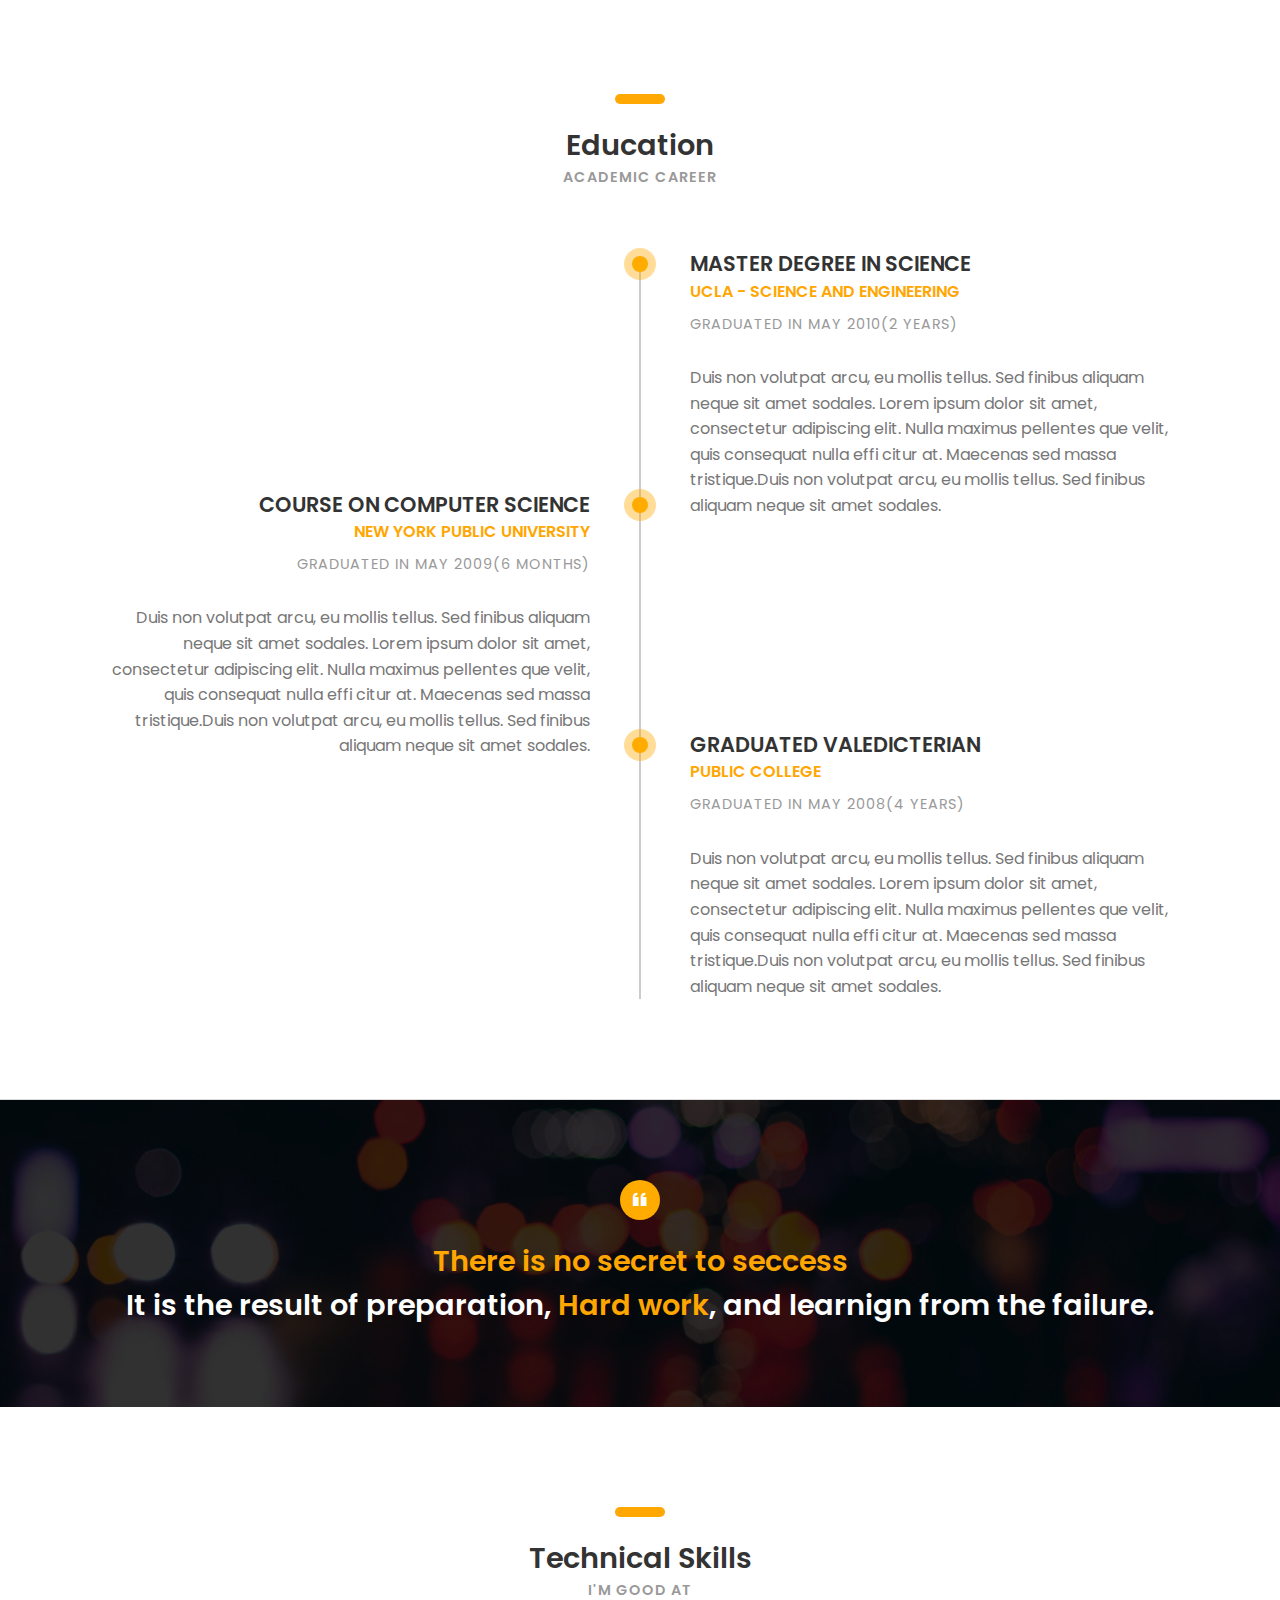
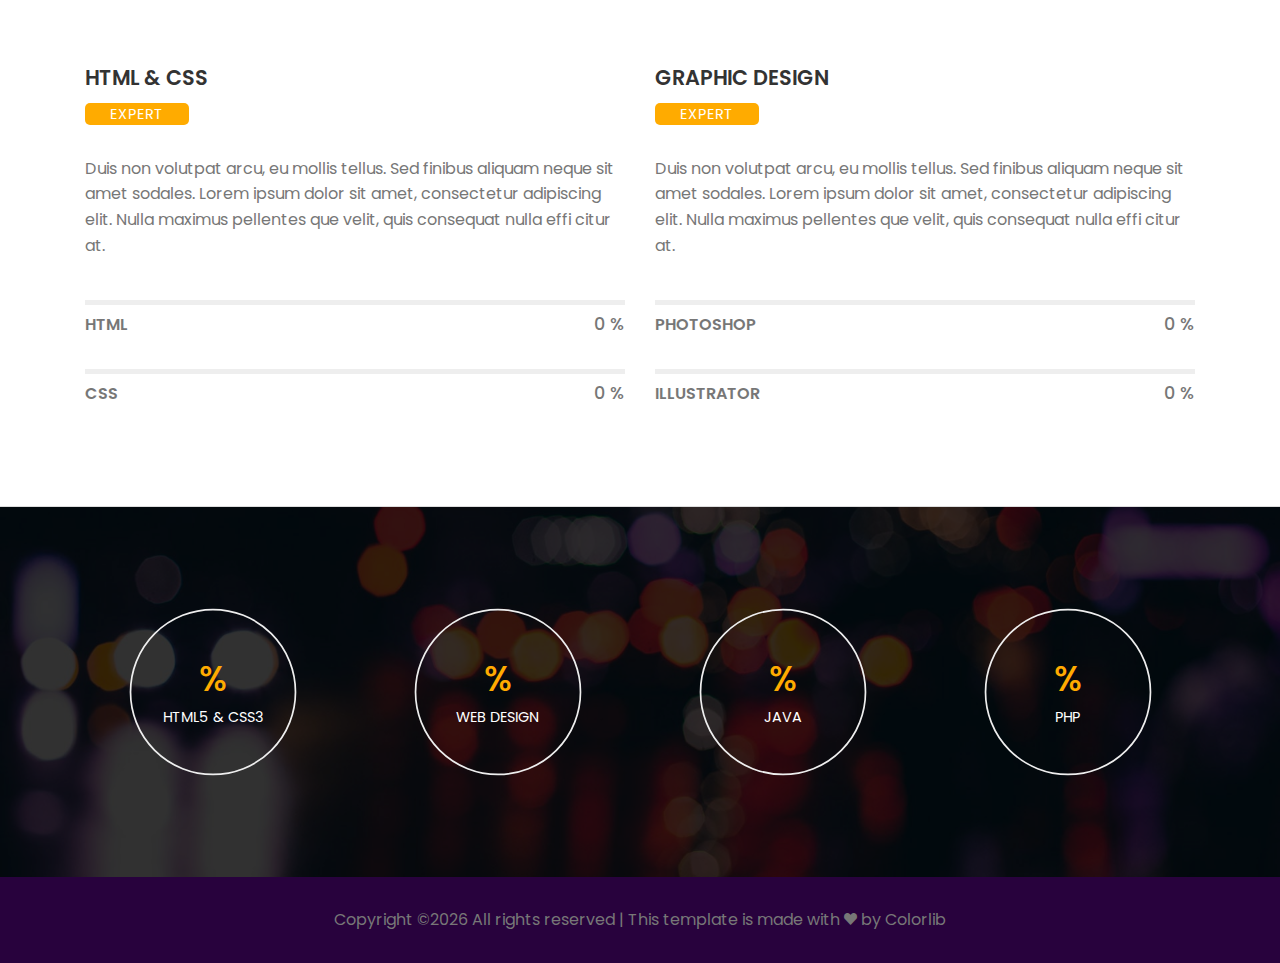
<file: 03-cv-business.html>
<!DOCTYPE HTML>
<html lang="en">
<head>
	<title>CV - Portfolio</title>
	<meta http-equiv="X-UA-Compatible" content="IE=edge">
    <meta name="viewport" content="width=device-width, initial-scale=1">
	<meta charset="UTF-8">
	
	
	<!-- Font -->
	
	<link href="https://fonts.googleapis.com/css?family=Poppins:400,500,600,700%7CAllura" rel="stylesheet">
	
	<!-- Stylesheets -->
	
	<link href="common-css/bootstrap.css" rel="stylesheet">
	
	<link href="common-css/ionicons.css" rel="stylesheet">
	
	<link href="common-css/fluidbox.min.css" rel="stylesheet">
	
	<link href="03-cv-business/css/styles.css" rel="stylesheet">
	
	<link href="03-cv-business/css/responsive.css" rel="stylesheet">
	
</head>
<body>
	
	<section class="intro-section">
		<div class="container">
		
			<div class="heading-wrapper">
				<div class="row">
					<div class="col-sm-6 col-md-6 col-lg-4">
						<div class="info">
							<i class="icon ion-ios-location-outline"></i>
							<div class="right-area">
								<h5>3008 Sarah Drive</h5>
								<h5>Franklin,LA 70538</h5>
							</div><!-- right-area -->
						</div><!-- info -->
					</div><!-- col-sm-4 -->
					
					<div class="col-sm-6 col-md-6 col-lg-4">
						<div class="info">
							<i class="icon ion-ios-telephone-outline"></i>
							<div class="right-area">
								<h5>337-4139538</h5>
								<h6>MIN - FRI,8AM - 7PM</h6>
							</div><!-- right-area -->
						</div><!-- info -->
					</div><!-- col-sm-4 -->
					
					<div class="col-sm-6 col-md-6 col-lg-4">
						<div class="info">
							<i class="icon ion-ios-chatboxes-outline"></i>
							<div class="right-area">
								<h5>contact@colorlib.com</h5>
								<h6>REPLY IN 24 HOURS</h6>
							</div><!-- right-area -->
						</div><!-- info -->
					</div><!-- col-sm-4 -->
				</div><!-- row -->
			</div><!-- heading-wrapper -->
			
		
			<div class="intro">
				<div class="row">
				
					<div class="col-sm-8 col-md-4 col-lg-3">
						<div class="profile-img margin-b-30"><img src="images/profile-1-250x250.jpg" alt=""></div>
					</div><!-- col-sm-8 -->
					
					<div class="col-sm-10 col-md-5 col-lg-6">		
							<h2><b>Michel SMith</b></h2>
							<h4 class="font-yellow">Key Account Manager</h4>
							<ul class="information margin-tb-30">
								<li><b class="font-yellow">BORN</b> : August 25, 1987</li>
								<li><b class="font-yellow">EMAIL</b> : mymith@mywebpage.com</li>
								<li><b class="font-yellow">MARITAL STATUS</b> : Married</li>
							</ul>
							<ul class="social-icons">
								<li><a href="#"><i class="ion-social-pinterest"></i></a></li>
								<li><a href="#"><i class="ion-social-linkedin"></i></a></li>
								<li><a href="#"><i class="ion-social-instagram"></i></a></li>
								<li><a href="#"><i class="ion-social-facebook"></i></a></li>
								<li><a href="#"><i class="ion-social-twitter"></i></a></li>
							</ul>
					</div><!-- col-sm-8 -->
					
					<div class="col-sm-10 col-md-3 col-lg-3">
						<a class="downlad-btn" href="#">Download CV</a>
					</div><!-- col-lg-2 -->
			
				</div><!-- row -->
			
			</div><!-- intro -->
		</div><!-- container -->
	</section><!-- intro-section -->
	
	
	<section class="about-section section">
		<div class="container">
			<div class="row">
				<div class="col-sm-12 center-text">
					<div class="heading ">
						<h3><b>About me</b></h3>
						<h6 class="font-lite-black"><b>PROFESSIONAL PATH</b></h6>
					</div>
				</div><!-- col-sm-3 -->
				<div class="col-sm-12 col-md-6">
					<p class="margin-b-30">Duis non volutpat arcu, eu mollis tellus. Sed finibus aliquam neque 
					sit amet sodales. Lorem ipsum dolor sit amet, consectetur adipiscing elit. 
					Nulla maximus pellentes que velit, quis consequat nulla effi citur at. 
					Maecenas sed massa tristique.Duis non volutpat arcu, eu mollis tellus. 
					Sed finibus aliquam neque sit amet sodales. .</p>
				</div><!-- col-sm-6 -->
				<div class="col-sm-12 col-md-6">
					<p class="margin-b-50">Duis non volutpat arcu, eu mollis tellus. 
					Sed finibus aliquam neque sit amet sodales. Lorem ipsum dolor sit amet, 
					consectetur adipiscing elit. Lorem ipsum dolor sit amet, consectetur 
					adipiscing elit. Nulla maximus pellentes que velit, quis consequat nulla 
					effi citur at.Maecenas sed massa tristique.</p>
				</div><!-- col-sm-6 -->
				
				<div class="col-sm-12" id="counter">
					<div class="row" >
				
						<div class="col-sm-6 col-md-6 col-lg-3">
							<div class="counter margin-b-50">
								<h1 class="title"><b><span class="counter-value" data-duration="400" data-count="3">0</span></b></h1>
								<h5 class="desc"><b>Coder Degrees</b></h5>
							</div><!-- counter -->
						</div><!-- col-md-3-->
						
						<div class="col-sm-6 col-md-6 col-lg-3">
							<div class="counter margin-b-50">
								<h1 class="title"><b><span class="counter-value" data-duration="1400" data-count="25">0</span></b></h1>
								<h5 class="desc"><b>Project Completed</b></h5>
							</div><!-- counter -->
						</div><!-- col-md-3-->
						
						<div class="col-sm-6 col-md-6 col-lg-3">
							<div class="counter margin-b-50">
								<h1 class="title"><b><span class="counter-value" data-duration="700" data-count="311">0</span></b></h1>
								<h5 class="desc"><b>Satisfied Clients</b></h5>
							</div><!-- counter -->
						</div><!-- col-md-3-->
						
						<div class="col-sm-6 col-md-6 col-lg-3">
							<div class="counter margin-b-50">
								<h1 class="title"><b><span class="counter-value" data-duration="2000" data-count="732">0</span></b></h1>
								<h5 class="desc"><b>Finished Projects</b></h5>
							</div><!-- counter -->
						</div><!-- col-md-3-->
					
					</div><!-- row-->
				</div><!-- col-sm-12 -->
				
			</div><!-- row -->
		</div><!-- container -->
	</section><!-- about-section -->
	
	<section class="experience-section section center-text">
		<div class="container">
			<div class="row">
				<div class="col-sm-12">
					<div class="heading">
						<h3><b>Work Experience</b></h3>
						<h6 class="font-lite-black"><b>PREVIOUS JOBS</b></h6>
					</div>
				</div><!-- col-sm-3 -->
				
				<div class="col-sm-12">
					<div class="experience margin-b-50">
						<h4><b>JUNIOR PROJECT MANAGER</b></h4>
						<h5 class="font-yellow"><b>DESIGN STUDIO</b></h5>
						<h6 class="font-lite-black margin-t-10">MARCH 2015 - PRESENT</h6>
						<p class="margin-tb-30">Duis non volutpat arcu, eu mollis tellus. Sed finibus aliquam neque sit amet sodales. 
							Lorem ipsum dolor sit amet, consectetur adipiscing elit. Nulla maximus pellentes que velit, 
							quis consequat nulla effi citur at. Maecenas sed massa tristique.Duis non volutpat arcu, 
							eu mollis tellus. Sed finibus aliquam neque sit amet sodales. </p>
						<ul class="list margin-b-30">
							<li><span>Duis non volutpat arcu, eu mollis tellus.</span></li>
							<li><span>Quis consequat nulla effi citur at.</span></li>
							<li><span>Sed finibus aliquam neque sit.</span></li>
						</ul>
					</div><!-- experience -->
					
					<div class="experience margin-b-50">
						<h4><b>WEB MASTER/WEB DEVELOPER</b></h4>
						<h5 class="font-yellow"><b>DESIGN & WEB STUDIO</b></h5>
						<h6 class="font-lite-black margin-t-10">APRIL 2014 - FEBRUARY 2015</h6>
						<p class="margin-tb-30">Duis non volutpat arcu, eu mollis tellus. Sed finibus aliquam neque sit amet sodales. 
							Lorem ipsum dolor sit amet, consectetur adipiscing elit. Nulla maximus pellentes que velit, 
							quis consequat nulla effi citur at. Maecenas sed massa tristique.Duis non volutpat arcu, 
							eu mollis tellus. Sed finibus aliquam neque sit amet sodales. </p>
						<ul class="list">
							<li><span>Duis non volutpat arcu, eu mollis tellus.</span></li>
							<li><span>Quis consequat nulla effi citur at.</span></li>
							<li><span>Sed finibus aliquam neque sit.</span></li>
						</ul>
					</div><!-- experience -->
					
				</div><!-- col-sm-9 -->
			</div><!-- row -->
		</div><!-- container -->
	</section><!-- experience-section -->
	
	<section class="portfolio-section section center-text">
		<div class="container">
			<div class="row">
				<div class="col-sm-12">
					<div class="heading">
						<h3><b>Portfolio</b></h3>
						<h6 class="font-lite-black"><b>MY WORK</b></h6>
					</div>
				</div><!-- col-sm-12 -->
				
				<div class="col-sm-12">
					<div class="portfolioFilter clearfix margin-b-80">
						<a href="#" data-filter="*" class="current"><b>ALL</b></a>
						<a href="#" data-filter=".web-design"><b>WEB DESIGN</b></a>
						<a href="#" data-filter=".branding"><b>BRANDING</b></a>
						<a href="#" data-filter=".graphic-design"><b>GRAPHIC DESIGN</b></a>
					</div><!-- portfolioFilter -->
				</div><!-- col-sm-8 -->
			</div><!-- row -->
			
			<div class="portfolioContainer margin-b-50">
				
				<div class="p-item web-design">
					<a href="images/portfolio-13-400x400.jpg" data-fluidbox>
						<img src="images/portfolio-13-400x400.jpg" alt=""></a>
				</div><!-- p-item -->
				
				<div class="p-item branding graphic-design">
					<a href="images/portfolio-14-400x400.jpg" data-fluidbox>
						<img src="images/portfolio-14-400x400.jpg" alt=""></a>
				</div><!-- p-item -->
				
				<div class="p-item web-design">
					<a href="images/portfolio-15-400x400.jpg" data-fluidbox>
						<img src="images/portfolio-15-400x400.jpg" alt=""></a>
				</div><!-- p-item -->
				
				<div class="p-item graphic-design">
					<a class="img" href="images/portfolio-16-400x400.jpg" data-fluidbox>
						<img src="images/portfolio-16-400x400.jpg" alt=""></a>
				</div><!-- p-item -->
				
				<div class="p-item branding graphic-design">
					<a href="images/portfolio-17-400x400.jpg" data-fluidbox>
						<img src="images/portfolio-17-400x400.jpg" alt=""></a>
				</div><!-- p-item -->
				
				<div class="p-item graphic-design web-design">
					<a href="images/portfolio-18-400x400.jpg" data-fluidbox>
						<img src="images/portfolio-18-400x400.jpg" alt=""></a>
				</div><!-- p-item -->
				
				<div class="p-item  graphic-design branding">
					<a href="images/portfolio-19-400x400.jpg" data-fluidbox>
						<img src="images/portfolio-19-400x400.jpg" alt=""></a>
				</div><!-- p-item -->
					
				<div class="p-item web-design branding">
					<a href="images/portfolio-20-400x400.jpg" data-fluidbox>
						<img src="images/portfolio-20-400x400.jpg" alt=""></a>
				</div><!-- p-item -->
			
			</div><!-- portfolioContainer -->
		</div><!-- container -->
	</section><!-- portfolio-section -->
	
	
	<section class="education-section section">
		<div class="container">
			<div class="row">
				<div class="col-sm-12 center-text">
					<div class="heading">
						<h3><b>Education</b></h3>
						<h6 class="font-lite-black"><b>ACADEMIC CAREER</b></h6>
					</div>
				</div><!-- col-sm-3 -->
				
				<div class="col-sm-12">
				
					<div class="education-wrapper margin-b-50">
						<div class="education right">
							<h4><b>MASTER DEGREE IN SCIENCE</b></h4>
							<h5 class="font-yellow"><b>UCLA - SCIENCE AND ENGINEERING</b></h5>
							<h6 class="font-lite-black margin-t-10">GRADUATED IN MAY 2010(2 YEARS)</h6>
							<p class="margin-t-30">Duis non volutpat arcu, eu mollis tellus. Sed finibus aliquam neque sit amet sodales. 
							Lorem ipsum dolor sit amet, consectetur adipiscing elit. Nulla maximus pellentes que velit, 
							quis consequat nulla effi citur at. Maecenas sed massa tristique.Duis non volutpat arcu, 
							eu mollis tellus. Sed finibus aliquam neque sit amet sodales. </p>
						</div><!-- education -->
						
						<div class="education left">
							<h4><b>COURSE ON COMPUTER SCIENCE</b></h4>
							<h5 class="font-yellow"><b>NEW YORK PUBLIC UNIVERSITY</b></h5>
							<h6 class="font-lite-black margin-t-10">GRADUATED IN MAY 2009(6 MONTHS)</h6>
							<p class="margin-t-30">Duis non volutpat arcu, eu mollis tellus. Sed finibus aliquam neque sit amet sodales. 
							Lorem ipsum dolor sit amet, consectetur adipiscing elit. Nulla maximus pellentes que velit, 
							quis consequat nulla effi citur at. Maecenas sed massa tristique.Duis non volutpat arcu, 
							eu mollis tellus. Sed finibus aliquam neque sit amet sodales. </p>
						</div><!-- education -->
						
						<div class="education right">
							<h4><b>GRADUATED VALEDICTERIAN</b></h4>
							<h5 class="font-yellow"><b>PUBLIC COLLEGE</b></h5>
							<h6 class="font-lite-black margin-t-10">GRADUATED IN MAY 2008(4 YEARS)</h6>
							<p class="margin-t-30">Duis non volutpat arcu, eu mollis tellus. Sed finibus aliquam neque sit amet sodales. 
							Lorem ipsum dolor sit amet, consectetur adipiscing elit. Nulla maximus pellentes que velit, 
							quis consequat nulla effi citur at. Maecenas sed massa tristique.Duis non volutpat arcu, 
							eu mollis tellus. Sed finibus aliquam neque sit amet sodales. </p>
						</div><!-- education -->
					</div><!-- education-wrapper -->
				</div><!-- col-sm-9 -->
			</div><!-- row -->
		</div><!-- container -->
		
	</section><!-- education-section -->
	
	
	<section class="quoto-section center-text">
		<div class="container">
			<div class="row">
				<div class="col-sm-12">
					<i class="icon ion-quote"></i>
					<h3 class="font-yellow"><b>There is no secret to seccess</b></h3>
					<h3><b>It is the result of preparation, <span class="font-yellow">Hard work</span>,
					and learnign from the failure.</b></h3>
				</div><!-- col-sm-12 -->
			</div><!-- row -->
		</div><!-- container -->
	</section><!-- quoto-section -->
	
	<section class="skills-section section">
		<div class="container">
			<div class="row">
				<div class="col-sm-12 center-text">
					<div class="heading">
						<h3><b>Technical Skills</b></h3>
						<h6 class="font-lite-black"><b>I'M GOOD AT</b></h6>
					</div>
				</div><!-- col-sm-12 -->
			
				<div class="col-sm-12 col-md-6">
					<h4><b>HTML & CSS</b></h4>
					<h6 class="expert">EXPERT</h6>
					
					<p class="margin-tb-30">Duis non volutpat arcu, eu mollis tellus. Sed finibus aliquam neque sit amet sodales. 
						Lorem ipsum dolor sit amet, consectetur adipiscing elit. Nulla maximus pellentes que velit, 
						quis consequat nulla effi citur at.</p>
						
					<div class="line-progress margin-b-20" data-prog-percent=".90"><div></div>
						<p class="progress-title"><b>HTML</b></p></div>
					
					<div class="line-progress margin-b-50" data-prog-percent=".85"><div></div>
						<p class="progress-title"><b>CSS</b></p></div>

				</div><!-- col-md-6 -->
				
				<div class="col-sm-12 col-md-6">
					<h4><b>GRAPHIC DESIGN</b></h4>
					<h6 class="expert">EXPERT</h6>
					
					<p class="margin-tb-30">Duis non volutpat arcu, eu mollis tellus. Sed finibus aliquam neque sit amet sodales. 
						Lorem ipsum dolor sit amet, consectetur adipiscing elit. Nulla maximus pellentes que velit, 
						quis consequat nulla effi citur at.</p>
						
					<div class="line-progress margin-b-20" data-prog-percent=".97"><div></div>
						<p class="progress-title"><b>PHOTOSHOP</b></p></div>
					
					<div class="line-progress margin-b-50" data-prog-percent=".97"><div></div>
						<p class="progress-title"><b>ILLUSTRATOR</b></p></div>

				</div><!-- col-md-6 -->
			</div><!-- row -->
		</div><!-- container -->
	</section><!-- skills-section -->
	
	<section class="radial-progress-section section">
		<div class="container">
			<div class="row">
				<div class="col-sm-6 col-md-6 col-lg-3">
					<div class="radial-prog-area margin-b-30">
						<div class="radial-progress" data-prog-percent=".97">
							<div></div>
							<h6 class="progress-title">HTML5 & CSS3</h6>
						</div>
					</div><!-- radial-prog-area-->
				</div><!-- col-sm-6-->
			
				<div class="col-sm-6 col-md-6 col-lg-3">
					<div class="radial-prog-area margin-b-30">
						<div class="radial-progress" data-prog-percent=".78">
							<div></div>
							<h6 class="progress-title">WEB DESIGN</h6>
						</div>
					</div><!-- radial-prog-area-->
				</div><!-- col-sm-6-->
				
				<div class="col-sm-6 col-md-6 col-lg-3">
					<div class="radial-prog-area margin-b-30">
						<div class="radial-progress" data-prog-percent=".67">
							<div></div>
							<h6 class="progress-title">JAVA</h6>
						</div>
					</div><!-- radial-prog-area-->
				</div><!-- col-sm-6-->
				
				<div class="col-sm-6 col-md-6 col-lg-3">
					<div class="radial-prog-area margin-b-50">
						<div class="radial-progress" data-prog-percent=".97">
							<div></div>
							<h6 class="progress-title">PHP</h6>
						</div>
					</div><!-- radial-prog-area-->
				</div><!-- col-sm-6-->
			
			</div><!-- row -->
		</div><!-- container -->
	</section><!-- radial-progress-section -->
	
	<footer>
		<p class="copyright">
			<!-- Link back to Colorlib can't be removed. Template is licensed under CC BY 3.0. -->
Copyright &copy;<script>document.write(new Date().getFullYear());</script> All rights reserved | This template is made with <i class="ion-heart" aria-hidden="true"></i> by <a href="https://colorlib.com" target="_blank">Colorlib</a>
<!-- Link back to Colorlib can't be removed. Template is licensed under CC BY 3.0. -->
		</p>
	</footer>
	
	
	<!-- SCIPTS -->
	
	<script src="common-js/jquery-3.2.1.min.js"></script>
	
	<script src="common-js/tether.min.js"></script>
	
	<script src="common-js/bootstrap.js"></script>
	
	<script src="common-js/isotope.pkgd.min.js"></script>
	
	<script src="common-js/jquery.waypoints.min.js"></script>
	
	<script src="common-js/progressbar.min.js"></script>
	
	<script src="common-js/jquery.fluidbox.min.js"></script>
	
	<script src="common-js/scripts.js"></script>
	
</body>
</html>
</file>
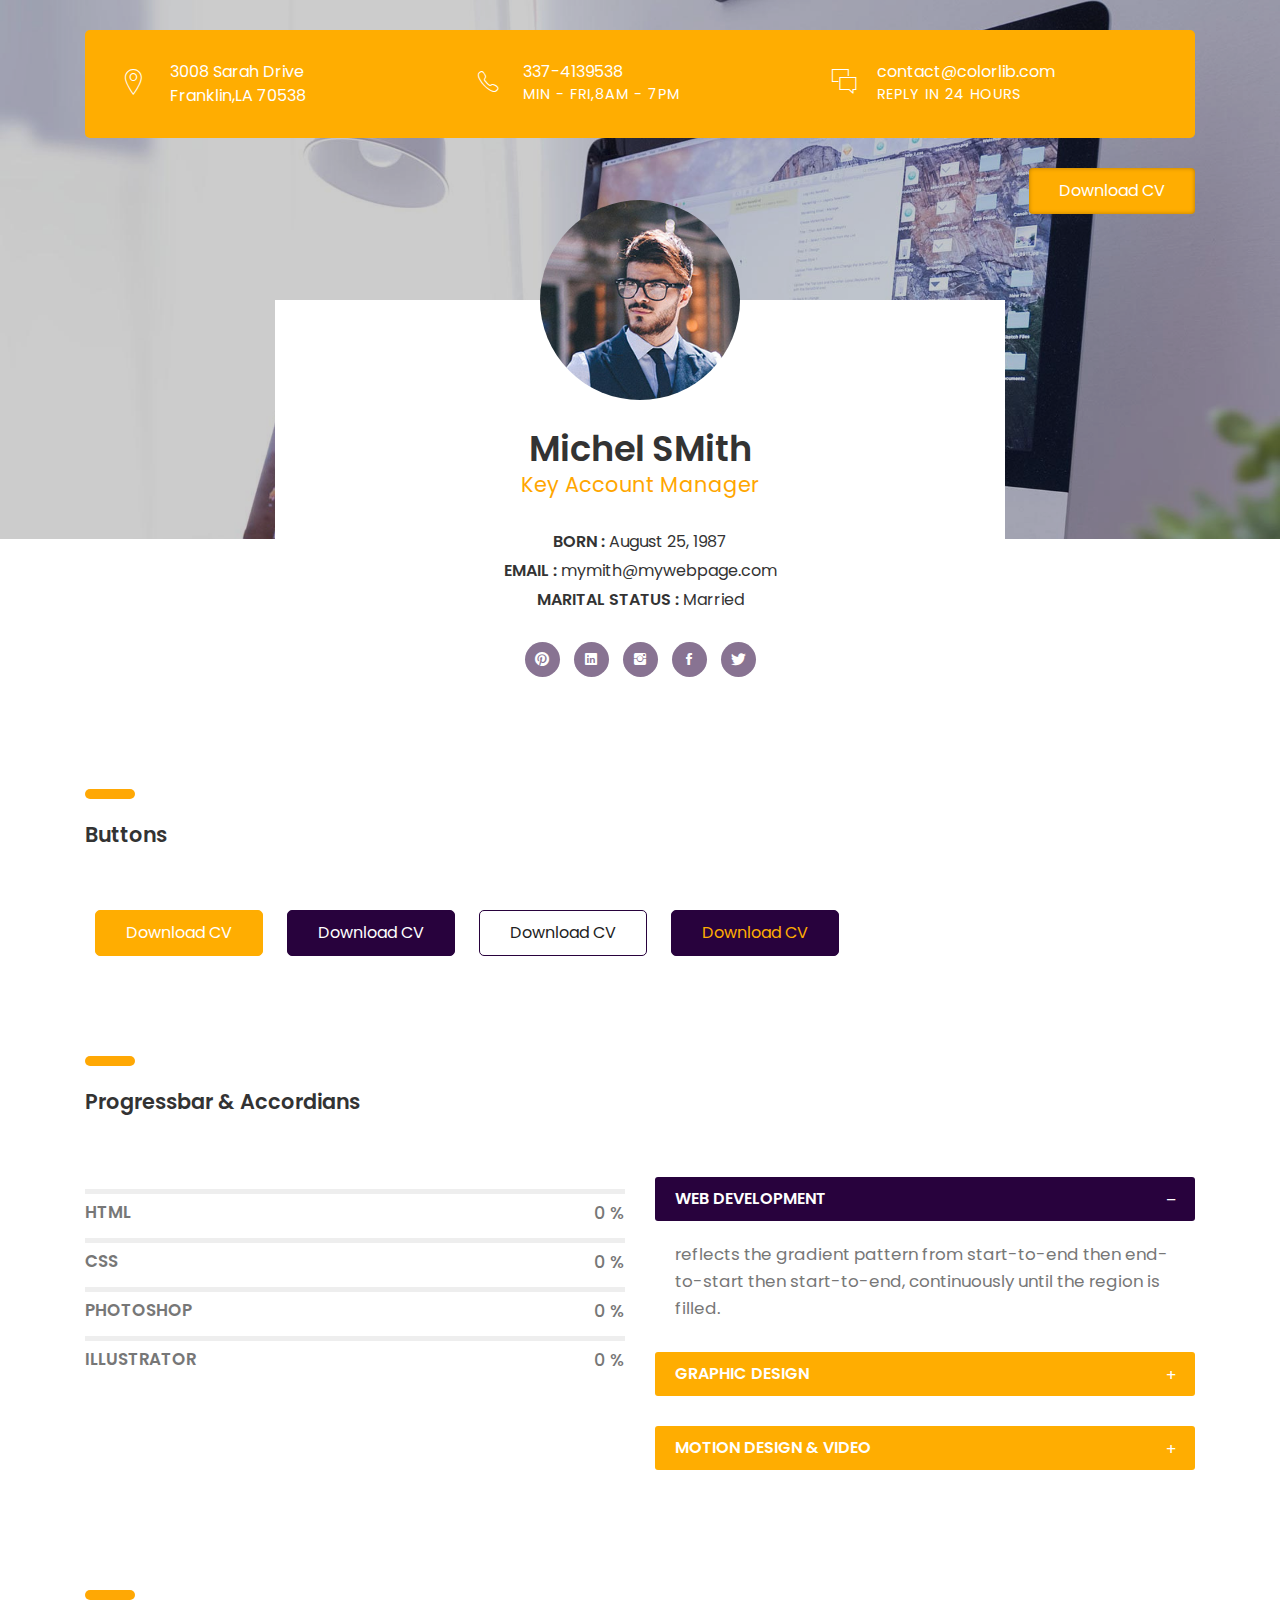
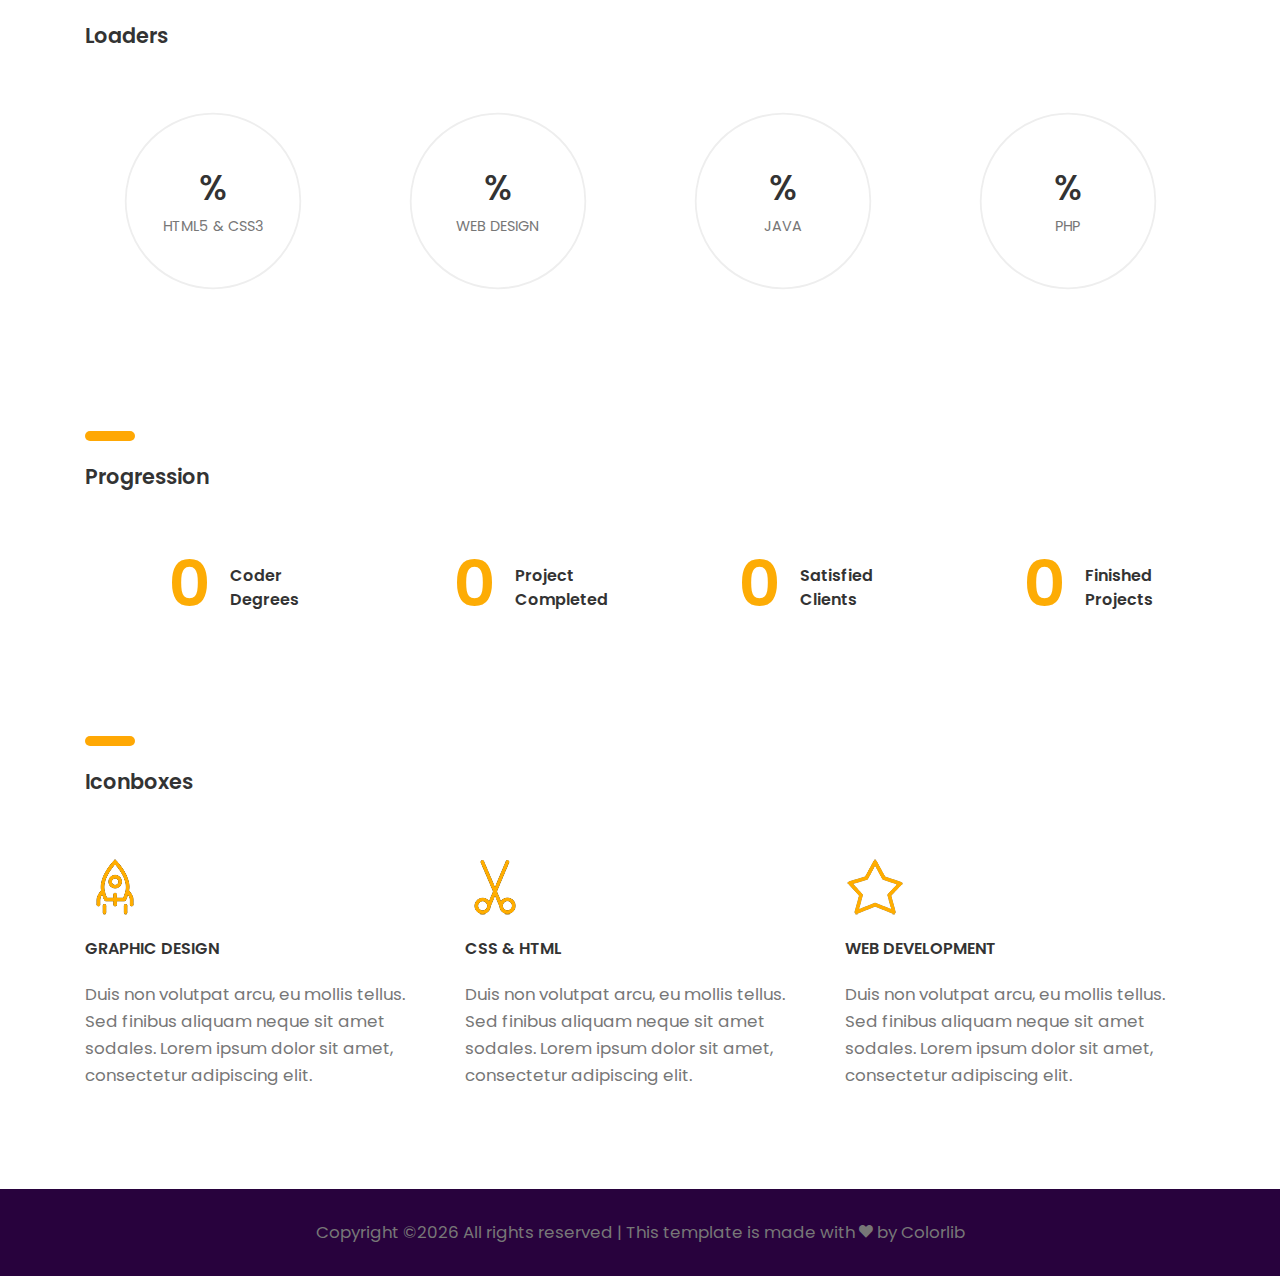
<file: 04-elements.html>
<!DOCTYPE HTML>
<html lang="en">
<head>
	<title>CV - Boxed</title>
	<meta http-equiv="X-UA-Compatible" content="IE=edge">
    <meta name="viewport" content="width=device-width, initial-scale=1">
	<meta charset="UTF-8">
	
	
	<!-- Font -->
	
	<link href="https://fonts.googleapis.com/css?family=Poppins:400,500,600,700%7CAllura" rel="stylesheet">
	
	<!-- Stylesheets -->
	
	<link href="common-css/bootstrap.css" rel="stylesheet">
	
	<link href="common-css/ionicons.css" rel="stylesheet">
	
	<link href="common-css/fluidbox.min.css" rel="stylesheet">
	
	<link href="04-elements/css/styles.css" rel="stylesheet">
	
	<link href="04-elements/css/responsive.css" rel="stylesheet">
	
</head>
<body>
	
	<header>
		<div class="container">
			<div class="heading-wrapper">
				<div class="row">
					<div class="col-sm-6 col-md-6 col-lg-4">
						<div class="info">
							<i class="icon ion-ios-location-outline"></i>
							<div class="right-area">
								<h5>3008 Sarah Drive</h5>
								<h5>Franklin,LA 70538</h5>
							</div><!-- right-area -->
						</div><!-- info -->
					</div><!-- col-sm-4 -->
					
					<div class="col-sm-6 col-md-6 col-lg-4">
						<div class="info">
							<i class="icon ion-ios-telephone-outline"></i>
							<div class="right-area">
								<h5>337-4139538</h5>
								<h6>MIN - FRI,8AM - 7PM</h6>
							</div><!-- right-area -->
						</div><!-- info -->
					</div><!-- col-sm-4 -->
					
					<div class="col-sm-6 col-md-6 col-lg-4">
						<div class="info">
							<i class="icon ion-ios-chatboxes-outline"></i>
							<div class="right-area">
								<h5>contact@colorlib.com</h5>
								<h6>REPLY IN 24 HOURS</h6>
							</div><!-- right-area -->
						</div><!-- info -->
					</div><!-- col-sm-4 -->
				</div><!-- row -->
			</div><!-- heading-wrapper -->
			
			<a class="downlad-btn" href="#">Download CV</a>
		</div><!-- container -->
	</header>
	
	<section class="intro-section">
		<div class="container">
			<div class="row">
				<div class="col-md-1 col-lg-2"></div>
				<div class="col-md-10 col-lg-8">
					<div class="intro">
						<div class="profile-img"><img src="images/profile-1-250x250.jpg" alt=""></div>
						<h2><b>Michel SMith</b></h2>
						<h4 class="font-yellow">Key Account Manager</h4>
						<ul class="information margin-tb-30">
							<li><b>BORN : </b>August 25, 1987</li>
							<li><b>EMAIL : </b>mymith@mywebpage.com</li>
							<li><b>MARITAL STATUS : </b>Married</li>
						</ul>
						<ul class="social-icons">
							<li><a href="#"><i class="ion-social-pinterest"></i></a></li>
							<li><a href="#"><i class="ion-social-linkedin"></i></a></li>
							<li><a href="#"><i class="ion-social-instagram"></i></a></li>
							<li><a href="#"><i class="ion-social-facebook"></i></a></li>
							<li><a href="#"><i class="ion-social-twitter"></i></a></li>
						</ul>
					</div><!-- intro -->
				</div><!-- col-sm-8 -->
			</div><!-- row -->
		</div><!-- container -->
	</section><!-- intro-section -->
	
	<section class="btn-section section">
		<div class="container">
		
			<div class="row">
				<div class="col-sm-12">
					<div class="heading">
						<h4><b>Buttons</b></h4>
					</div>
				</div><!-- col-sm-4 -->
			</div><!-- row -->
		
			<a class="btn btn-bg-yellow" href="#">Download CV</a>
			<a class="btn btn-bg-purple" href="#">Download CV</a>
			<a class="btn btn-border-purple" href="#">Download CV</a>
			<a class="btn btn-color-yellow" href="#">Download CV</a>
		</div><!-- container -->
	</section><!-- btn-section -->
	
	<section class="accordian-section section">
		<div class="container">
		
			<div class="row">
				<div class="col-sm-12">
					<div class="heading">
						<h4><b>Progressbar & Accordians</b></h4>
					</div>
				</div><!-- col-sm-12 -->
				
				<div class="col-md-12 col-lg-6">
				
					<div class="line-progress margin-b-20" data-prog-percent=".89"><div></div>
						<p class="progress-title"><b>HTML</b></p></div>
					
					<div class="line-progress margin-b-20" data-prog-percent=".91"><div></div>
						<p class="progress-title"><b>CSS</b></p></div>

					<div class="line-progress margin-b-20" data-prog-percent=".97"><div></div>
						<p class="progress-title"><b>PHOTOSHOP</b></p></div>
					
					<div class="line-progress margin-b-50" data-prog-percent=".85"><div></div>
						<p class="progress-title"><b>ILLUSTRATOR</b></p></div>

				</div><!-- col-sm-6 -->
				
				<div class="col-md-12 col-lg-6">
					<div class="panel margin-b-30">
						<div class="panel-area margin-b-30">
							<h5 class="panel-title active"><b>WEB DEVELOPMENT</b>
								<i class="icon minus ion-minus"></i><i class="icon plus ion-plus"></i></h5>
							<p class="panel-desc">reflects the gradient pattern from start-to-end then end-to-start then start-to-end, 
								continuously until the region is filled.</p>
						</div><!-- panel-area -->
						
						<div class="panel-area margin-b-30">
							<h5 class="panel-title"><b>GRAPHIC DESIGN</b>
								<i class="icon minus ion-minus"></i><i class="icon plus ion-plus"></i></h5>
							<p class="panel-desc">reflects the gradient pattern from start-to-end then end-to-start then start-to-end, 
								continuously until the region is filled.</p>
						</div><!-- panel-area -->
						
						<div class="panel-area margin-b-30">
							<h5 class="panel-title"><b>MOTION DESIGN & VIDEO</b>
								<i class="icon minus ion-minus"></i><i class="icon plus ion-plus"></i></h5>
							<p class="panel-desc">reflects the gradient pattern from start-to-end then end-to-start then start-to-end, 
								continuously until the region is filled.</p>
						</div><!-- panel-area -->
					</div><!-- panel -->
				</div><!-- col-sm-6-->
				
			</div><!-- row -->
		</div><!-- container -->
	</section><!-- accordian-section -->
	
	
	<section class="loaders-section section">
		<div class="container">
			<div class="row">
				<div class="col-sm-12">
					<div class="heading">
						<h4><b>Loaders</b></h4>
					</div>
				</div><!-- col-sm-12 -->
				<div class="col-sm-6 col-md-6 col-lg-3">
					<div class="radial-prog-area margin-b-30">
						<div class="radial-progress" data-prog-percent=".97">
							<div></div>
							<h6 class="progress-title">HTML5 & CSS3</h6>
						</div>
					</div><!-- radial-prog-area-->
				</div><!-- col-sm-6-->
				
				<div class="col-sm-6 col-md-6 col-lg-3">
					<div class="radial-prog-area margin-b-30">
						<div class="radial-progress" data-prog-percent=".78">
							<div></div>
							<h6 class="progress-title">WEB DESIGN</h6>
						</div>
					</div><!-- radial-prog-area-->
				</div><!-- col-sm-6-->
				
				<div class="col-sm-6 col-md-6 col-lg-3">
					<div class="radial-prog-area margin-b-30">
						<div class="radial-progress" data-prog-percent=".67">
							<div></div>
							<h6 class="progress-title">JAVA</h6>
						</div>
					</div><!-- radial-prog-area-->
				</div><!-- col-sm-6-->
				
				<div class="col-sm-6 col-md-6 col-lg-3">
					<div class="radial-prog-area margin-b-50">
						<div class="radial-progress" data-prog-percent=".97">
							<div></div>
							<h6 class="progress-title">PHP</h6>
						</div>
					</div><!-- radial-prog-area-->
				</div><!-- col-sm-6-->
				
			</div><!-- row -->
		</div><!-- container -->
	</section><!-- loaders-section -->
	
	
	<section class="progression-section section" id="counter">
		<div class="container">
			<div class="row">
				<div class="col-sm-12">
					<div class="heading">
						<h4><b>Progression</b></h4>
					</div>
				</div><!-- col-sm-12 -->
				<div class="col-sm-6 col-md-6 col-lg-3">
					<div class="counter margin-b-30">
						<h1 class="title"><b><span class="counter-value" data-duration="400" data-count="3">0</span></b></h1>
						<h5 class="desc"><b>Coder Degrees</b></h5>
					</div><!-- counter -->
				</div><!-- col-md-3-->
				
				<div class="col-sm-6 col-md-6 col-lg-3">
					<div class="counter margin-b-30">
						<h1 class="title"><b><span class="counter-value" data-duration="1400" data-count="25">0</span></b></h1>
						<h5 class="desc"><b>Project Completed</b></h5>
					</div><!-- counter -->
				</div><!-- col-md-3-->
				
				<div class="col-sm-6 col-md-6 col-lg-3">
					<div class="counter margin-b-30">
						<h1 class="title"><b><span class="counter-value" data-duration="700" data-count="311">0</span></b></h1>
						<h5 class="desc"><b>Satisfied Clients</b></h5>
					</div><!-- counter -->
				</div><!-- col-md-3-->
				
				<div class="col-sm-6 col-md-6 col-lg-3">
					<div class="counter margin-b-30">
						<h1 class="title"><b><span class="counter-value" data-duration="2000" data-count="732">0</span></b></h1>
						<h5 class="desc"><b>Finished Projects</b></h5>
					</div><!-- margin-b-30 -->
				</div><!-- col-md-3-->
				
			</div><!-- row -->
		</div><!-- container -->
	</section><!-- progression-section -->
	
	
	<section class="iconboxes-section section" id="counter">
		<div class="container">
			<div class="row">
				<div class="col-sm-12">
					<div class="heading">
						<h4><b>Iconboxes</b></h4>
					</div>
				</div><!-- col-sm-12 -->
				
				<div class="col-sm-6 col-md-6 col-lg-4">
					<div class="iconbox margin-b-30">
						<i class="line-icon icon-rocket"></i>
						<h5 class="margin-tb-20"><b>GRAPHIC DESIGN</b></h5>
						<p>Duis non volutpat arcu, eu mollis tellus. 
						Sed finibus aliquam neque sit amet sodales. 
						Lorem ipsum dolor sit amet, consectetur adipiscing elit.</p>
					</div><!-- counter -->
				</div><!-- col-md-4 -->
				
				<div class="col-sm-6 col-md-6 col-lg-4">
					<div class="iconbox margin-b-30">
						<i class="line-icon icon-cut"></i>
						<h5 class="margin-tb-20"><b>CSS & HTML</b></h5>
						<p>Duis non volutpat arcu, eu mollis tellus. 
						Sed finibus aliquam neque sit amet sodales. 
						Lorem ipsum dolor sit amet, consectetur adipiscing elit.</p>
					</div><!-- counter -->
				</div><!-- col-md-4 -->
				
				<div class="col-sm-6 col-md-6 col-lg-4">
					<div class="iconbox margin-b-30">
						<i class="line-icon icon-star"></i>
						<h5 class="margin-tb-20"><b>WEB DEVELOPMENT</b></h5>
						<p>Duis non volutpat arcu, eu mollis tellus. 
						Sed finibus aliquam neque sit amet sodales. 
						Lorem ipsum dolor sit amet, consectetur adipiscing elit.</p>
					</div><!-- counter -->
				</div><!-- col-md-4 -->
				
			</div><!-- row -->
		</div><!-- container -->
	</section><!-- progression-section -->
	
	
	<footer>
		<p class="copyright">
			<!-- Link back to Colorlib can't be removed. Template is licensed under CC BY 3.0. -->
Copyright &copy;<script>document.write(new Date().getFullYear());</script> All rights reserved | This template is made with <i class="ion-heart" aria-hidden="true"></i> by <a href="https://colorlib.com" target="_blank">Colorlib</a>
<!-- Link back to Colorlib can't be removed. Template is licensed under CC BY 3.0. -->
		</p>
	</footer>
	
	
	<!-- SCIPTS -->
	
	<script src="common-js/jquery-3.2.1.min.js"></script>
	
	<script src="common-js/tether.min.js"></script>
	
	<script src="common-js/bootstrap.js"></script>
	
	<script src="common-js/isotope.pkgd.min.js"></script>
	
	<script src="common-js/jquery.waypoints.min.js"></script>
	
	<script src="common-js/progressbar.min.js"></script>
	
	<script src="common-js/jquery.fluidbox.min.js"></script>
	
	<script src="common-js/scripts.js"></script>
	
</body>
</html>
</file>
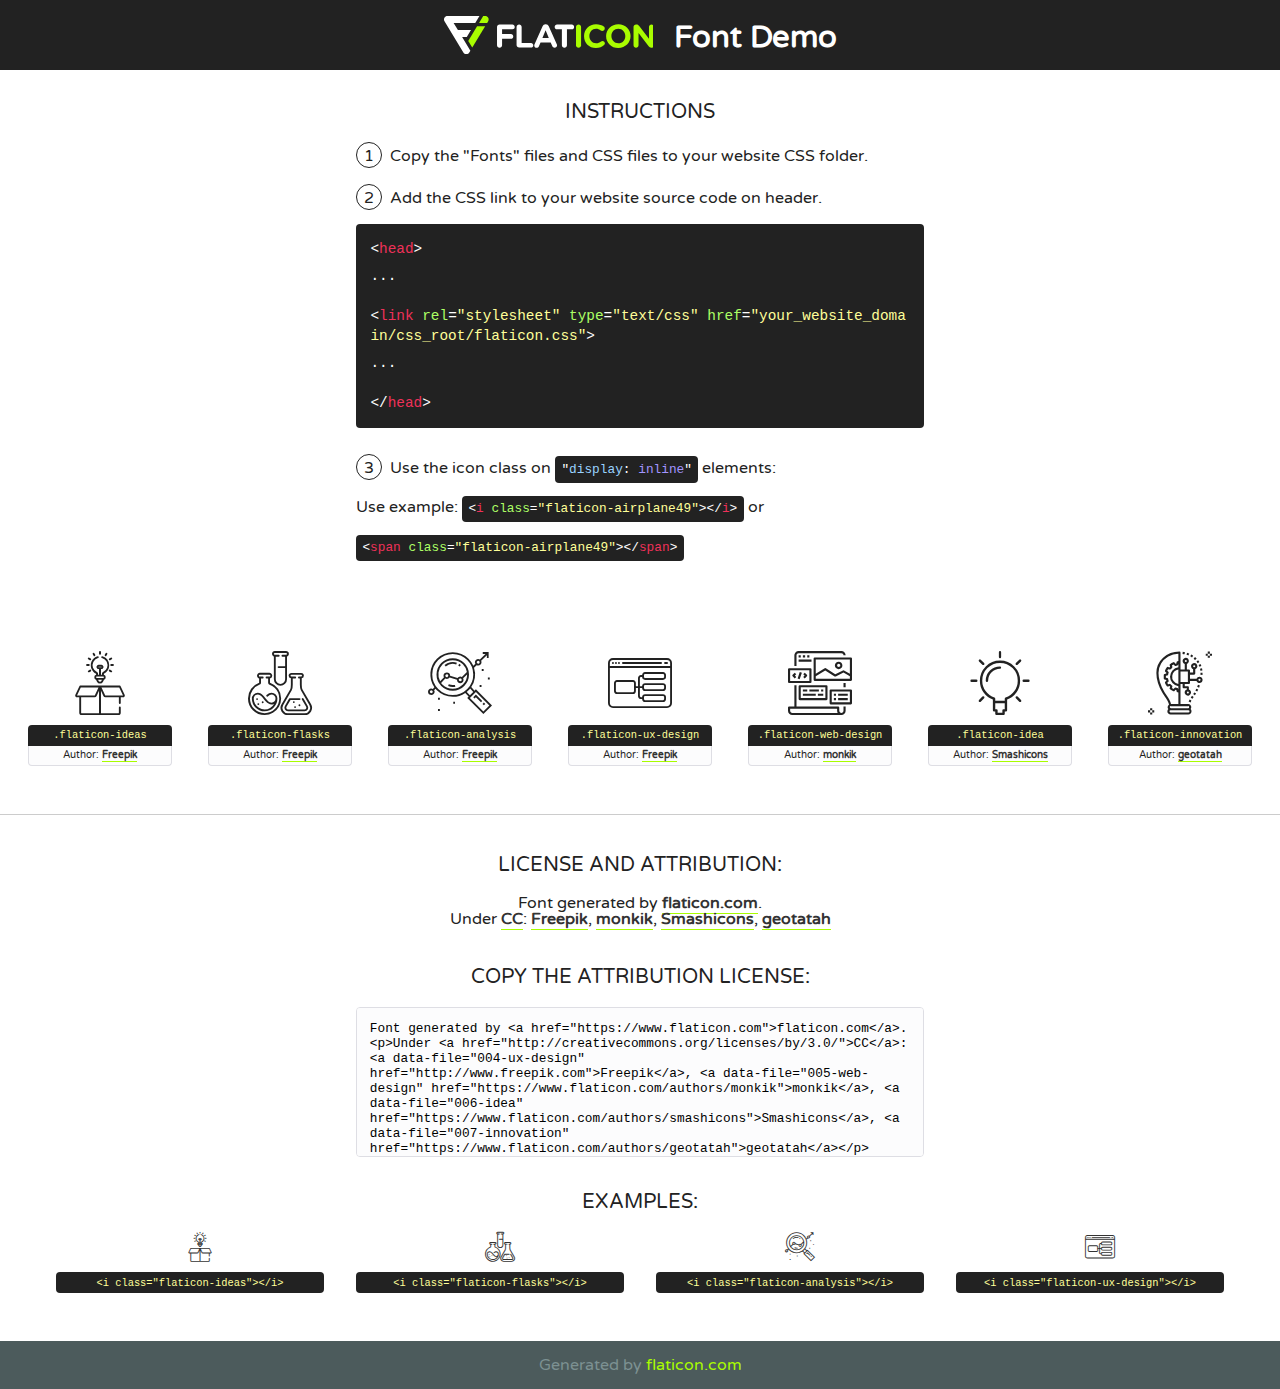
<file: test1/fonts/flaticon/font/flaticon.html>
<!DOCTYPE html>
<!--
  Flaticon icon font: Flaticon
  Creation date: 20/03/2019 02:18
-->
<html>
<!DOCTYPE html>
<html>

<head>
    <title>Flaticon WebFont</title>
    <link href="http://fonts.googleapis.com/css?family=Varela+Round" rel="stylesheet" type="text/css" />
    <link rel="stylesheet" type="text/css" href="flaticon.css">
    <meta charset="UTF-8">
    <style>
    html, body, div, span, applet, object, iframe,
    h1, h2, h3, h4, h5, h6, p, blockquote, pre,
    a, abbr, acronym, address, big, cite, code,
    del, dfn, em, img, ins, kbd, q, s, samp,
    small, strike, strong, sub, sup, tt, var,
    b, u, i, center,
    dl, dt, dd, ol, ul, li,
    fieldset, form, label, legend,
    table, caption, tbody, tfoot, thead, tr, th, td,
    article, aside, canvas, details, embed, 
    figure, figcaption, footer, header, hgroup, 
    menu, nav, output, ruby, section, summary,
    time, mark, audio, video {
        margin: 0;
        padding: 0;
        border: 0;
        font-size: 100%;
        font: inherit;
        vertical-align: baseline;
    }
    /* HTML5 display-role reset for older browsers */
    article, aside, details, figcaption, figure, 
    footer, header, hgroup, menu, nav, section {
        display: block;
    }
    body {
        line-height: 1;
    }
    ol, ul {
        list-style: none;
    }
    blockquote, q {
        quotes: none;
    }
    blockquote:before, blockquote:after,
    q:before, q:after {
        content: '';
        content: none;
    }
    table {
        border-collapse: collapse;
        border-spacing: 0;
    }
    body {
        font-family: 'Varela Round', Helvetica, Arial, sans-serif;
        font-size: 16px;
        color: #222;
    }
    a {
        color: #333;
        border-bottom: 1px solid #a9fd00;
        font-weight: bold;
        text-decoration: none;
    }
    * {
        -moz-box-sizing: border-box;
        -webkit-box-sizing: border-box;
        box-sizing: border-box;
        margin: 0;
        padding: 0;
    }
    [class^="flaticon-"]:before, [class*=" flaticon-"]:before, [class^="flaticon-"]:after, [class*=" flaticon-"]:after {
        font-family: Flaticon;
        font-size: 30px;
        font-style: normal;
        margin-left: 20px;
        color: #333;
    }
    .wrapper {
        max-width: 600px;
        margin: auto;
        padding: 0 1em;
    }
    .title {
        font-size: 1.25em;
        text-align: center;
        margin-bottom: 1em;
        text-transform: uppercase;
    }
    header {
        text-align: center;
        background-color: #222;
        color: #fff;
        padding: 1em;
    }
    header .logo {
        width: 210px;
        height: 38px;
        display: inline-block;
        vertical-align: middle;
        margin-right: 1em;
        border: none;
    }
    header strong {
        font-size: 1.95em;
        font-weight: bold;
        vertical-align: middle;
        margin-top: 5px;
        display: inline-block;
    }
    .demo {
        margin: 2em auto;
        line-height: 1.25em;
    }
    .demo ul li {
        margin-bottom: 1em;
    }
    .demo ul li .num {
        color: #222;
        border-radius: 20px;
        display: inline-block;
        width: 26px;
        padding: 3px;
        height: 26px;
        text-align: center;
        margin-right: 0.5em;
        border: 1px solid #222;
    }
    .demo ul li code {
        background-color: #222;
        border-radius: 4px;
        padding: 0.25em 0.5em;
        display: inline-block;
        color: #fff;
        font-family: Consolas,Monaco,Lucida Console,Liberation Mono,DejaVu Sans Mono,Bitstream Vera Sans Mono,Courier New, monospace;
        font-weight: lighter;
        margin-top: 1em;
        font-size: 0.8em;
        word-break: break-all;
    }
    .demo ul li code.big {
        padding: 1em;
        font-size: 0.9em;
    }
    .demo ul li code .red {
        color: #EF3159;
    }
    .demo ul li code .green {
        color: #ACFF65;
    }
    .demo ul li code .yellow {
        color: #FFFF99;
    }
    .demo ul li code .blue {
        color: #99D3FF;
    }
    .demo ul li code .purple {
        color: #A295FF;
    }
    .demo ul li code .dots {
        margin-top: 0.5em;
        display: block;
    }
    #glyphs {
        border-bottom: 1px solid #ccc;
        padding: 2em 0;
        text-align: center;
    }
    .glyph {
        display: inline-block;
        width: 9em;
        margin: 1em;
        text-align: center;
        vertical-align: top;
        background: #FFF;
    }
    .glyph .glyph-icon {
        padding: 10px;
        display: block;
        font-family:"Flaticon";
        font-size: 64px;
        line-height: 1;
    }
    .glyph .glyph-icon:before {
        font-size: 64px;
        color: #222;
        margin-left: 0;
    }
    .class-name {
        font-size: 0.65em;
        background-color: #222;
        color: #fff;
        border-radius: 4px 4px 0 0;
        padding: 0.5em;
        color: #FFFF99;
        font-family: Consolas,Monaco,Lucida Console,Liberation Mono,DejaVu Sans Mono,Bitstream Vera Sans Mono,Courier New, monospace;
    }
    .author-name {
        font-size: 0.6em;
        background-color: #fcfcfd;
        border: 1px solid #DEDEE4;
        border-top: 0;
        border-radius: 0 0 4px 4px;
        padding: 0.5em;
    }
    .class-name:last-child {
        font-size: 10px;
        color:#888;
    }
    .class-name:last-child a {
        font-size: 10px;
        color:#555;
    }
    .class-name:last-child a:hover {
        color:#a9fd00;
    }
    .glyph > input {
        display: block;
        width: 100px;
        margin: 5px auto;
        text-align: center;
        font-size: 12px;
        cursor: text;
    }
    .glyph > input.icon-input {
        font-family:"Flaticon";
        font-size: 16px;
        margin-bottom: 10px;
    }
    .attribution .title {
        margin-top: 2em;
    }
    .attribution textarea {
        background-color: #fcfcfd;
        padding: 1em;
        border: none;
        box-shadow: none;
        border: 1px solid #DEDEE4;
        border-radius: 4px;
        resize: none;
        width: 100%;
        height: 150px;
        font-size: 0.8em;
        font-family: Consolas,Monaco,Lucida Console,Liberation Mono,DejaVu Sans Mono,Bitstream Vera Sans Mono,Courier New, monospace;
        -webkit-appearance: none;
    }
    .iconsuse {
        margin: 2em auto;
        text-align: center;
        max-width: 1200px;
    }
    .iconsuse:after {
        content: '';
        display: table;
        clear: both;
    }
    .iconsuse .image {
        float: left;
        width: 25%;
        padding: 0 1em;
    }
    .iconsuse .image p {
        margin-bottom: 1em;
    }
    .iconsuse .image span {
        display: block;
        font-size: 0.65em;
        background-color: #222;
        color: #fff;
        border-radius: 4px;
        padding: 0.5em;
        color: #FFFF99;
        margin-top: 1em;
        font-family: Consolas,Monaco,Lucida Console,Liberation Mono,DejaVu Sans Mono,Bitstream Vera Sans Mono,Courier New, monospace;
    }
    #footer {
        text-align: center;
        background-color: #4C5B5C;
        color: #7c9192;
        padding: 1em;
    }
    #footer a {
        border: none;
        color: #a9fd00;
        font-weight: normal;
    }
    @media (max-width: 960px) {
        .iconsuse .image {
            width: 50%;
        }
    }
    @media (max-width: 560px) {
        .iconsuse .image {
            width: 100%;
        }
    }
    </style>
</head>

<body class="characters-off">

    <header>
        <a href="https://www.flaticon.com" target="_blank" class="logo">
            <svg version="1.1" xmlns="http://www.w3.org/2000/svg" xmlns:xlink="http://www.w3.org/1999/xlink" xmlns:a="http://ns.adobe.com/AdobeSVGViewerExtensions/3.0/" viewBox="0 0 560.875 102.036" enable-background="new 0 0 560.875 102.036" xml:space="preserve">
                <defs>
                </defs>
                <g>
                    <g class="letters">
                        <path fill="#ffffff" d="M141.596,29.675c0-3.777,2.985-6.767,6.764-6.767h34.438c3.426,0,6.15,2.728,6.15,6.15
                        c0,3.43-2.724,6.149-6.15,6.149h-27.674v13.091h23.719c3.429,0,6.151,2.724,6.151,6.15c0,3.43-2.723,6.149-6.151,6.149h-23.719
                        v17.574c0,3.773-2.986,6.761-6.764,6.761c-3.779,0-6.764-2.989-6.764-6.761V29.675z"></path>
                        <path fill="#ffffff" d="M193.844,29.149c0-3.781,2.985-6.767,6.764-6.767c3.776,0,6.763,2.985,6.763,6.767v42.957h25.039
                        c3.426,0,6.149,2.726,6.149,6.153c0,3.425-2.723,6.15-6.149,6.15h-31.802c-3.779,0-6.764-2.986-6.764-6.768V29.149z"></path>
                        <path fill="#ffffff" d="M241.891,75.71l21.438-48.407c1.492-3.341,4.215-5.357,7.906-5.357h0.792
                        c3.686,0,6.323,2.017,7.815,5.357l21.439,48.407c0.436,0.967,0.701,1.845,0.701,2.723c0,3.602-2.809,6.501-6.414,6.501
                        c-3.161,0-5.269-1.845-6.499-4.655l-4.132-9.661h-27.059l-4.301,10.102c-1.144,2.631-3.426,4.214-6.237,4.214
                        c-3.517,0-6.24-2.81-6.24-6.325C241.1,77.64,241.451,76.677,241.891,75.71z M279.932,58.666l-8.521-20.297l-8.526,20.297H279.932
                        z"></path>
                        <path fill="#ffffff" d="M314.864,35.387H301.86c-3.429,0-6.239-2.813-6.239-6.238c0-3.429,2.811-6.24,6.239-6.24h39.533
                        c3.426,0,6.237,2.811,6.237,6.24c0,3.425-2.811,6.238-6.237,6.238h-13.001v42.785c0,3.773-2.99,6.761-6.764,6.761
                        c-3.779,0-6.764-2.989-6.764-6.761V35.387z"></path>
                        <path fill="#A9FD00" d="M352.615,29.149c0-3.781,2.985-6.767,6.767-6.767c3.774,0,6.761,2.985,6.761,6.767v49.024
                        c0,3.773-2.987,6.761-6.761,6.761c-3.781,0-6.767-2.989-6.767-6.761V29.149z"></path>
                        <path fill="#A9FD00" d="M374.132,53.836v-0.179c0-17.481,13.178-31.801,32.065-31.801c9.22,0,15.459,2.458,20.557,6.238
                        c1.402,1.054,2.637,2.985,2.637,5.357c0,3.692-2.985,6.59-6.681,6.59c-1.845,0-3.071-0.702-4.044-1.319
                        c-3.776-2.813-7.729-4.393-12.562-4.393c-10.364,0-17.831,8.611-17.831,19.154v0.173c0,10.542,7.291,19.329,17.831,19.329
                        c5.715,0,9.492-1.756,13.359-4.834c1.049-0.874,2.458-1.491,4.039-1.491c3.429,0,6.325,2.813,6.325,6.236
                        c0,2.106-1.056,3.78-2.282,4.834c-5.539,4.834-12.036,7.733-21.878,7.733C387.572,85.464,374.132,71.493,374.132,53.836z"></path>
                        <path fill="#A9FD00" d="M433.009,53.836v-0.179c0-17.481,13.79-31.801,32.766-31.801c18.981,0,32.592,14.143,32.592,31.628v0.173
                        c0,17.483-13.785,31.807-32.769,31.807C446.625,85.464,433.009,71.32,433.009,53.836z M484.224,53.836v-0.179
                        c0-10.539-7.725-19.326-18.626-19.326c-10.893,0-18.449,8.611-18.449,19.154v0.173c0,10.542,7.73,19.329,18.626,19.329
                        C476.676,72.986,484.224,64.378,484.224,53.836z"></path>
                        <path fill="#A9FD00" d="M506.233,29.321c0-3.774,2.99-6.763,6.767-6.763h1.401c3.252,0,5.183,1.583,7.029,3.953l26.093,34.265
                        V29.059c0-3.692,2.99-6.677,6.681-6.677c3.683,0,6.671,2.985,6.671,6.677v48.934c0,3.78-2.987,6.765-6.764,6.765h-0.436
                        c-3.257,0-5.188-1.581-7.034-3.953l-27.056-35.492v32.944c0,3.687-2.985,6.676-6.678,6.676c-3.683,0-6.673-2.989-6.673-6.676
                        V29.321z"></path>
                    </g>
                    <g class="insignia">
                        <path fill="#ffffff" d="M48.372,56.137h12.517l11.156-18.537H37.186L25.688,18.539h57.825L94.668,0H9.271
                        C5.925,0,2.842,1.801,1.198,4.716c-1.644,2.907-1.593,6.482,0.134,9.343l50.38,83.501c1.678,2.781,4.689,4.476,7.938,4.476
                        c3.246,0,6.257-1.695,7.935-4.476l2.898-4.804L48.372,56.137z"></path>
                        <g class="i">
                            <path fill="#A9FD00" d="M93.575,18.539h0.031v0.004l21.652,0.004l2.705-4.488c1.727-2.861,1.778-6.436,0.133-9.343
                            C116.454,1.801,113.371,0,110.026,0h-5.294L93.575,18.539z"></path>
                            <polygon fill="#A9FD00" points="88.291,27.356 64.725,66.486 75.519,84.404 109.942,27.356"></polygon>
                        </g>
                    </g>
                </g>
            </svg>
        </a>
        <strong>Font Demo</strong>
    </header>


    <section class="demo wrapper">

        <p class="title">Instructions</p>

        <ul>
            <li>
                <span class="num">1</span>Copy the "Fonts" files and CSS files to your website CSS folder.
            </li>
            <li>
                <span class="num">2</span>Add the CSS link to your website source code on header.
                <code class="big">
                    &lt;<span class="red">head</span>&gt;
                    <br/><span class="dots">...</span>
                    <br/>&lt;<span class="red">link</span> <span class="green">rel</span>=<span class="yellow">"stylesheet"</span> <span class="green">type</span>=<span class="yellow">"text/css"</span> <span class="green">href</span>=<span class="yellow">"your_website_domain/css_root/flaticon.css"</span>&gt;
                    <br/><span class="dots">...</span>
                    <br/>&lt;/<span class="red">head</span>&gt;
                </code>
            </li>

            <li>
                <p>
                    <span class="num">3</span>Use the icon class on <code>"<span class="blue">display</span>:<span class="purple"> inline</span>"</code> elements:
                    <br />
                    Use example: <code>&lt;<span class="red">i</span> <span class="green">class</span>=<span class="yellow">&quot;flaticon-airplane49&quot;</span>&gt;&lt;/<span class="red">i</span>&gt;</code> or <code>&lt;<span class="red">span</span> <span class="green">class</span>=<span class="yellow">&quot;flaticon-airplane49&quot;</span>&gt;&lt;/<span class="red">span</span>&gt;</code>
            </li>
        </ul>

    </section>




   <section id="glyphs">          
    
      
        <div class="glyph"><div class="glyph-icon flaticon-ideas"></div>
            <div class="class-name">.flaticon-ideas</div>
            <div class="author-name">Author: <a data-file="001-ideas" href="http://www.freepik.com">Freepik</a> </div> 
        </div>        
        
        <div class="glyph"><div class="glyph-icon flaticon-flasks"></div>
            <div class="class-name">.flaticon-flasks</div>
            <div class="author-name">Author: <a data-file="002-flasks" href="http://www.freepik.com">Freepik</a> </div> 
        </div>        
        
        <div class="glyph"><div class="glyph-icon flaticon-analysis"></div>
            <div class="class-name">.flaticon-analysis</div>
            <div class="author-name">Author: <a data-file="003-analysis" href="http://www.freepik.com">Freepik</a> </div> 
        </div>        
        
        <div class="glyph"><div class="glyph-icon flaticon-ux-design"></div>
            <div class="class-name">.flaticon-ux-design</div>
            <div class="author-name">Author: <a data-file="004-ux-design" href="http://www.freepik.com">Freepik</a> </div> 
        </div>        
        
        <div class="glyph"><div class="glyph-icon flaticon-web-design"></div>
            <div class="class-name">.flaticon-web-design</div>
            <div class="author-name">Author: <a data-file="005-web-design" href="https://www.flaticon.com/authors/monkik">monkik</a> </div> 
        </div>        
        
        <div class="glyph"><div class="glyph-icon flaticon-idea"></div>
            <div class="class-name">.flaticon-idea</div>
            <div class="author-name">Author: <a data-file="006-idea" href="https://www.flaticon.com/authors/smashicons">Smashicons</a> </div> 
        </div>        
        
        <div class="glyph"><div class="glyph-icon flaticon-innovation"></div>
            <div class="class-name">.flaticon-innovation</div>
            <div class="author-name">Author: <a data-file="007-innovation" href="https://www.flaticon.com/authors/geotatah">geotatah</a> </div> 
        </div>        
        

    </section>



    <section class="attribution wrapper"   style="text-align:center;">

      <div class="title">License and attribution:</div><div class="attrDiv">Font generated by <a href="https://www.flaticon.com">flaticon.com</a>. <div><p>Under <a href="http://creativecommons.org/licenses/by/3.0/">CC</a>: <a data-file="004-ux-design" href="http://www.freepik.com">Freepik</a>, <a data-file="005-web-design" href="https://www.flaticon.com/authors/monkik">monkik</a>, <a data-file="006-idea" href="https://www.flaticon.com/authors/smashicons">Smashicons</a>, <a data-file="007-innovation" href="https://www.flaticon.com/authors/geotatah">geotatah</a></p>  </div>
      </div>
      <div class="title">Copy the Attribution License:</div>

    <textarea onclick="this.focus();this.select();">Font generated by &lt;a href=&quot;https://www.flaticon.com&quot;&gt;flaticon.com&lt;/a&gt;. <p>Under <a href="http://creativecommons.org/licenses/by/3.0/">CC</a>: <a data-file="004-ux-design" href="http://www.freepik.com">Freepik</a>, <a data-file="005-web-design" href="https://www.flaticon.com/authors/monkik">monkik</a>, <a data-file="006-idea" href="https://www.flaticon.com/authors/smashicons">Smashicons</a>, <a data-file="007-innovation" href="https://www.flaticon.com/authors/geotatah">geotatah</a></p>  
     </textarea>

    </section>

    <section class="iconsuse">

          <div class="title">Examples:</div>            
             
            <div class="image">
                <p>
                    <i class="glyph-icon flaticon-ideas"></i> 
                    <span>&lt;i class=&quot;flaticon-ideas&quot;&gt;&lt;/i&gt;</span>
                </p>
            </div>
            
            <div class="image">
                <p>
                    <i class="glyph-icon flaticon-flasks"></i> 
                    <span>&lt;i class=&quot;flaticon-flasks&quot;&gt;&lt;/i&gt;</span>
                </p>
            </div>
            
            <div class="image">
                <p>
                    <i class="glyph-icon flaticon-analysis"></i> 
                    <span>&lt;i class=&quot;flaticon-analysis&quot;&gt;&lt;/i&gt;</span>
                </p>
            </div>
            
            <div class="image">
                <p>
                    <i class="glyph-icon flaticon-ux-design"></i> 
                    <span>&lt;i class=&quot;flaticon-ux-design&quot;&gt;&lt;/i&gt;</span>
                </p>
            </div>
                       
        </div>
                            
    </section>

<div id="footer">
    <div>Generated by <a href="https://www.flaticon.com">flaticon.com</a>
    </div>
</div>



</body>
</html>
</file>
<file: cvportfolio/01-cv-portfolio/css/styles.css>
/*
====================================================

* 	[Master Stylesheet]
	
	Theme Name :  
	Version    :  
	Author     :  
	Author URI :  

====================================================

	TOC
	
	1. PRIMARY STYLES
	2. COMMONS FOR PAGE DESIGN
	3. HEADER
	4. INTRO SECTION
	5. PORFOLIO SECTION
	6. ABOUT SECTION
	7. EXPERIENCE SECTION
	8. EDUCATION SECTION
	9. COUNTER SECTION
	10. FOOTER

====================================================


/* ---------------------------------
1. PRIMARY STYLES
--------------------------------- */

html{ font-size: 100%; height: 100%; overflow-x: hidden; margin: 0px;  padding: 0px; touch-action: manipulation; }


body{ font-size: 16px; font-family: 'Poppins', serif; width: 100%; height: 100%; margin: 0; font-weight: 400;
	-webkit-font-smoothing: antialiased; -moz-osx-font-smoothing: grayscale; word-wrap: break-word; 
	color: #333; }

h1, h2, h3, h4, h5, h6, p, a, ul, span, li, img, inpot, button{ margin: 0; padding: 0; }

h1,h2,h3,h4,h5,h6{ line-height: 1.5; font-weight: inherit; }

h1,h2,h3{ font-family: 'Poppins', cursive; }

p{ line-height: 1.6; font-size: 1.05em; font-weight: 400; color: #777; }

h1{ font-size: 4em; line-height: 1; }
h2{ font-size: 2.2em; line-height: 1.1; }
h3{ font-size: 1.8em; }
h4{ font-size: 1.3em; }
h5{ font-size: 1em; }
h6{ font-size: .9em; letter-spacing: 1px; }

a, button{ display: inline-block; text-decoration: none; color: inherit; line-height: 1; 
	-webkit-transition: all .25s ease-in-out; transition: all .25s ease-in-out; }

a:focus, a:active, a:hover,
button:focus, button:active, button:hover,
a b.light-color:hover{ text-decoration: none; color: #FFA804; }

b{ font-weight: 600; }

img{ width: 100%; }

li{ list-style: none; display: inline-block; }

span{ display: inline-block; }

button{ outline: 0; border: 0; background: none; cursor: pointer; }

.icon{ font-size: 1.1em; display: inline-block; line-height: inherit; }

[class^="icon-"]:before, [class*=" icon-"]:before{ line-height: inherit; }

b.max-bold{ font-weight: 700; }



/* ---------------------------------
2. COMMONS FOR PAGE DESIGN
--------------------------------- */

.section{ padding: 100px 0 50px; }

.section .heading{ margin-bottom: 60px; }

.section .heading:before{ content:''; height: 10px; width: 50px; border-radius: 5px;
	margin-bottom: 20px; display: block; background: #FFA804; }
	
.margin-t-10{ margin-top: 10px; }

.margin-b-30{ margin-bottom: 30px; }
.margin-b-50{ margin-bottom: 50px; }

.margin-tb-30{ margin-top: 30px; margin-bottom: 30px; }

.font-yellow{ color: #FFA600; }

.font-semi-white{ color: #ddd; }

.font-lite-black{ color: #999; }


/* ---------------------------------
3. HEADER
--------------------------------- */

header{ position: absolute; top: 30px; left: 0; right: 0; z-index: 100; }

header .heading-wrapper{ border-radius: 5px; padding: 30px 40px 20px; background: #FFAD01; color: #fff; }

header .info{ margin-bottom: 10px; }

header .info .icon{ float: left; font-size: 30px; }

header .info .right-area{ margin-left: 45px; }

header .downlad-btn{ padding: 15px 30px; border-radius: 4px; float: right; margin-top: 30px;
	box-shadow: inset 0 0px 4px rgba(0,0,0,.3); background: #FFAD01; color: #fff; 
	-webkit-transition: all .2s ease; transition: all .2s ease; }

header .downlad-btn:hover{ -webkit-transform: translateY(-4px); transform: translateY(-4px); }


/* ---------------------------------
4. INTRO SECTION
--------------------------------- */

.intro-section{ padding-top: 200px; position: relative; background-size: cover; 
	z-index: 1;background-image: url(../../images/slider-1-1920x1080.jpg); }

.intro-section:before{ content:''; z-index: -1; position: absolute; top: 0; bottom: 0; left: 0; 
	right: 0; background: rgba(0,0,0, .2); }
	
.intro-section:after{ content: ''; position: absolute; bottom: 0; left: 0; right: 0;
	height: 150px; z-index: -1; background: #fff; }

.intro{ padding: 0 20px; margin-top: 100px; text-align: center; background: #fff; }

.intro .profile-img{ height: 200px; width: 200px; border-radius: 100px; margin: 0 auto; 
	overflow: hidden; position: relative; top: -100px; margin-bottom: -70px;  }

.intro .information > li{ display: block; margin: 5px 0; }

.intro .social-icons > li > a{ height: 35px; line-height: 35px; width: 35px; border-radius: 20px; 
	overflow: hidden; z-index: 1; position: relative; margin: 0 5px 5px; background: #887392; color: #fff; }

.intro .social-icons > li > a:after{ content: ''; position: absolute; bottom: 0; left: 0; right: 0;
	top: 0; z-index: -1; border-radius: 20px; background: #FFA804; 
	-webkit-transition: all .2s ease; transition: all .2s ease;
	-webkit-transform: scale(0); transform: scale(0); }

.intro .social-icons > li > a:hover:after{ -webkit-transform: scale(1); transform: scale(1); }


/* ---------------------------------
5. PORFOLIO SECTION
--------------------------------- */

.portfolio-section{ padding-bottom: 0; }

.portfolio-section .portfolioFilter{ margin-top: 60px; color: #666; }

.portfolio-section .portfolioFilter a{ margin: 10px 10px 0 0; }

.portfolio-section .portfolioFilter a.current{  color: #FFA804; }

.portfolio-section .portfolioContainer{ margin-left: -15px; margin-right: -15px; }

.portfolio-section .p-item{ width: 33.333%; padding: 0 7.5px 0px; margin-top: 15px; }

.portfolio-section .p-item a{ display: inline; }

.portfolio-section .p-item.p-item-2 .img:first-child{ float: left; width: 50%; padding-right: 7.5px; }

.portfolio-section .p-item.p-item-2 .img:last-child{ float: right; width: 50%; padding-left: 7.5px; }


/* ---------------------------------
6. ABOUT SECTION
--------------------------------- */

.radial-progress{ position: relative; max-width: 200px; margin: 0 auto; }

.radial-progress .progressbar-text{ font-size: 2.2em; font-weight: 500; 
	padding-bottom: 25px!important; color: #333!important; }

.radial-progress .progressbar-text:after{ content:'%'; }

.radial-progress .progress-title{ position: absolute; top: 50%; left: 50%; width: 100%;
	letter-spacing: 0; text-align: center; transform: translate(-50%, 15px); color: #777; }

	

/* ---------------------------------
7. EXPERIENCE SECTION
--------------------------------- */

.experience-section{ background: #28023D; color: #fff; }

.experience .list > li{ display: block; position: relative; margin-bottom: 10px; padding-left: 20px; }

.experience .list > li:before{ content: ''; position: absolute; top: 50%; left: 0; height: 10px; 
	width: 10px; margin-top: -5px; display: block; border-radius: 10px; border: 2px solid #fff; }

	
/* ---------------------------------
8. EDUCATION SECTION
--------------------------------- */

.education-wrapper{ position: relative; }

.education-wrapper:after{ content:''; position: absolute; top: 8px; bottom: 0; left: -51px;
	width: 2px; background: #ccc; }

.education-wrapper .education{ position: relative; }

.education-wrapper .education:after{ content:''; position: absolute; top: 8px; left: -58px; width: 16px; 
	height: 16px; border-radius: 10px; z-index: 1;
	box-shadow: 0 0 0 8px rgba(255,171,0, .4); background: #FFAB00; }
	
	
/* ---------------------------------
9. COUNTER SECTION
--------------------------------- */

.counter-section{ position: relative; padding: 100px 0 70px; background-size: cover; z-index: 1; 
	background-image: url(../../images/slider-2-1920x600.jpg); color: #fff; }

.counter-section:after{ content:''; z-index: -1; position: absolute; top: 0; bottom: 0; left: 0; 
	right: 0; background: rgba(0,0,0, .2); }

.counter{ position: relative; }
	
.counter .title{ text-align: right; margin-right: 130px; }

.counter .desc{ position: absolute; bottom: 4px; right: 0px; width: 110px; }


/* RADIAL PREOGRESS SECTION */


.radial-progress{ position: relative; max-width: 200px; margin: 0 auto; }

.radial-progress .progressbar-text{ font-size: 2.2em; font-weight: 500; 
	padding-bottom: 25px!important; color: #333!important; }

.radial-progress .progressbar-text:after{ content:'%'; }

.radial-progress .progress-title{ position: absolute; top: 50%; left: 50%; width: 100%;
	letter-spacing: 0; text-align: center; transform: translate(-50%, 15px); color: #777; }

	
	
/* ---------------------------------
10. FOOTER
--------------------------------- */

.copyright{ text-align: center; padding: 30px 0; background: #28023D; }
</file>
<file: cvportfolio/01-cv-portfolio/css/responsive.css>
/* Screens Resolution : 992px
-------------------------------------------------------------------------- */
@media only screen and (max-width: 1200px) {
	/* ---------------------------------
	9. COUNTER SECTION
	--------------------------------- */

	.counter-section{ text-align: center; padding: 50px 0 20px; }

	.counter{ display: inline-block; }
	
	.counter .desc{ text-align: left; }
}

/* Screens Resolution : 992px
-------------------------------------------------------------------------- */
@media only screen and (max-width: 992px) {
	
	/* ---------------------------------
	4. INTRO SECTION
	--------------------------------- */

	.intro-section{ padding-top: 250px; }
	
}

/* Screens Resolution : 767px
-------------------------------------------------------------------------- */
@media only screen and (max-width: 767px) {
	
	/* ---------------------------------
	1. PRIMARY STYLES
	--------------------------------- */

	p{ line-height: 1.4; }

	h1{ font-size: 3em; }
	h2{ font-size: 2em; }
	h3{ font-size: 1.8em; }


	
	/* ---------------------------------
	2. COMMONS FOR PAGE DESIGN
	--------------------------------- */

	.section{ padding: 50px 0 0px; }

	.section .heading{ margin-bottom: 30px; }

	
	/* ---------------------------------
	4. INTRO SECTION
	--------------------------------- */

	.intro-section{ padding-top: 350px; }


	/* ---------------------------------
	5. PORFOLIO SECTION
	--------------------------------- */

	.portfolio-section{ padding-bottom: 0; }
	
	.portfolio-section .portfolioFilter{ margin: 0px 0 10px; }
	
	.portfolio-section .portfolioContainer{ margin-left: 0; margin-right: 0; }

	.portfolio-section .p-item{ width: 50%; padding: 0 15px 0px; }

	.portfolio-section .p-item{ max-width: 400px; }

	
	/* ---------------------------------
	8. EDUCATION SECTION
	--------------------------------- */
	
	.education-wrapper:after,
	.education-wrapper .education:after{ display: none; }

}

/* Screens Resolution : 575px
-------------------------------------------------------------------------- */
@media only screen and (max-width: 575px) {
	
	/* ---------------------------------
	1. PRIMARY STYLES
	--------------------------------- */

	body{ font-size: 14px;  }
	

	/* ---------------------------------
	5. PORFOLIO SECTION
	--------------------------------- */
	
	.portfolio-section .p-item{ width: 100%; }
	
}

/* Screens Resolution : 479px
-------------------------------------------------------------------------- */
@media only screen and (max-width: 479px) {


}

/* Screens Resolution : 359px
-------------------------------------------------------------------------- */
@media only screen and (max-width: 359px) {
	
	/* ---------------------------------
	3. HEADER
	--------------------------------- */

	header .heading-wrapper{  padding: 30px 20px 20px; }

	header .info .icon{ font-size: 25px; }

	header .info .right-area{ margin-left: 35px; }

}

/* Screens Resolution : 290px
-------------------------------------------------------------------------- */
@media only screen and (max-width: 290px) {

	
}

/* Screens Resolution : 290px
-------------------------------------------------------------------------- */
@media only screen and (max-width: 260px) {
	
	/* ---------------------------------
	3. HEADER
	--------------------------------- */

	header .heading-wrapper{  padding: 10px 15px 0px; }

	header .info .icon{ font-size: 15px; }

	header .info .right-area{ margin-left: 20px; }
	
	/* ---------------------------------
	4. INTRO SECTION
	--------------------------------- */

	.intro .profile-img{ width: 80%; height: auto; top: 0; margin-bottom: 10px; }
	
	.intro{ padding: 20px 10px 0; margin-right: -15px; margin-left: -15px; }
	
}
</file>
<file: 02-cv-boxed/css/styles.css>
/*
====================================================

* 	[Master Stylesheet]
	
	Theme Name :  
	Version    :  
	Author     :  
	Author URI :  

====================================================

	TOC
	
	1. PRIMARY STYLES
	2. COMMONS FOR PAGE DESIGN
	3. INTRO SECTION
		HEADER 
		INTRO 
	4. ABOUT SECTION
	5. EXPERIENCE SECTION
	6. PORFOLIO SECTION
	7. EDUCATION SECTION
	8. FOOTER

====================================================


/* ---------------------------------
1. PRIMARY STYLES
--------------------------------- */

html{ font-size: 100%; height: 100%; overflow-x: hidden; margin: 0px;  padding: 0px; touch-action: manipulation; }


body{ font-size: 16px; font-family: 'Poppins', serif; width: 100%; height: 100%; margin: 0; font-weight: 400;
	-webkit-font-smoothing: antialiased; -moz-osx-font-smoothing: grayscale; word-wrap: break-word; 
	color: #333; }

h1, h2, h3, h4, h5, h6, p, a, ul, span, li, img, inpot, button{ margin: 0; padding: 0; }

h1,h2,h3,h4,h5,h6{ line-height: 1.5; font-weight: inherit; }

h1,h2,h3{ font-family: 'Poppins', cursive; }

p{ line-height: 1.6; font-size: 1em; font-weight: 400; color: #777; }

h1{ font-size: 4em; line-height: 1; }
h2{ font-size: 2.2em; line-height: 1.1; }
h3{ font-size: 1.8em; }
h4{ font-size: 1.3em; }
h5{ font-size: 1em; }
h6{ font-size: .9em; letter-spacing: 1px; }

a, button{ display: inline-block; text-decoration: none; color: inherit; line-height: 1; 
	-webkit-transition: all .25s ease-in-out; transition: all .25s ease-in-out; }

a:focus, a:active, a:hover,
button:focus, button:active, button:hover,
a b.light-color:hover{ text-decoration: none; color: #FFA804; }

b{ font-weight: 600; }

img{ width: 100%; }

li{ list-style: none; display: inline-block; }

span{ display: inline-block; }

button{ outline: 0; border: 0; background: none; cursor: pointer; }

.icon{ font-size: 1.1em; display: inline-block; line-height: inherit; }

[class^="icon-"]:before, [class*=" icon-"]:before{ line-height: inherit; }

b.max-bold{ font-weight: 700; }



/* ---------------------------------
2. COMMONS FOR PAGE DESIGN
--------------------------------- */

.section{ padding: 100px 0 50px; border-bottom: 1px solid #ddd; }

.section .heading{ margin-bottom: 60px; }

.section .heading:before{ content:''; height: 10px; width: 50px; border-radius: 5px;
	margin-bottom: 20px; display: block; background: #FFA804; }
	
.margin-t-10{ margin-top: 10px; }

.margin-b-30{ margin-bottom: 30px; }
.margin-b-50{ margin-bottom: 50px; }

.margin-tb-30{ margin-top: 30px; margin-bottom: 30px; }

.font-yellow{ color: #FFA600; }

.font-semi-white{ color: #ddd; }

.font-lite-black{ color: #999; }



/* ---------------------------------
3. INTRO SECTION
--------------------------------- */

.intro-section{ padding: 50px 0; position: relative; background-size: cover; 
	z-index: 1;background-image: url(../../images/slider-3-1920x1080.jpg); }

.intro-section:before{ content:''; z-index: -1; position: absolute; top: 0; bottom: 0; left: 0; 
	right: 0; background: rgba(0,0,0, .2); }

	
/* HEADER */
.intro-section .heading-wrapper{ border-radius: 5px; padding: 30px 40px 20px; margin-bottom: 50px;
	background: #FFAD01; color: #fff; }

.intro-section .info{ margin-bottom: 10px; }

.intro-section .info .icon{ float: left; font-size: 30px; }

.intro-section .info .right-area{ margin-left: 45px; }


/* INTRO */

.intro{ color: #fff; }

.intro .profile-img{ max-width: 400px; border-radius: 5px; overflow: hidden; }

.intro .information > li{ display: block; margin: 5px 0; }

.intro .social-icons > li > a{ height: 35px; line-height: 35px; width: 35px; border-radius: 20px; 
	overflow: hidden; z-index: 1; position: relative; margin: 0 5px 5px; text-align: center;
	background: #887392; color: #fff; }

.intro .social-icons > li > a:after{ content: ''; position: absolute; bottom: 0; left: 0; right: 0;
	top: 0; z-index: -1; border-radius: 20px; background: #FFA804; 
	-webkit-transition: all .2s ease; transition: all .2s ease;
	-webkit-transform: scale(0); transform: scale(0); }

.intro .social-icons > li > a:hover:after{ -webkit-transform: scale(1); transform: scale(1); }


.intro .downlad-btn{ padding: 15px 30px; border-radius: 4px; float: right; margin-top: 30px;
	box-shadow: inset 0 0px 4px rgba(0,0,0,.3); background: #FFAD01; color: #fff; 
	-webkit-transition: all .2s ease; transition: all .2s ease; }

.intro .downlad-btn:hover{ -webkit-transform: translateY(-4px); transform: translateY(-4px); }



/* ---------------------------------
4. ABOUT SECTION
--------------------------------- */

.radial-progress{ position: relative; max-width: 200px; margin: 0 auto; }

.radial-progress .progressbar-text{ font-size: 2.2em; font-weight: 500; 
	padding-bottom: 25px!important; color: #333!important; }

.radial-progress .progressbar-text:after{ content:'%'; }

.radial-progress .progress-title{ position: absolute; top: 50%; left: 50%; width: 100%;
	letter-spacing: 0; text-align: center; transform: translate(-50%, 15px); color: #777; }

	

/* ---------------------------------
5. EXPERIENCE SECTION
--------------------------------- */

.experience .list > li{ display: block; position: relative; margin-bottom: 10px; padding-left: 20px; }

.experience .list > li:before{ content: ''; position: absolute; top: 50%; left: 0; height: 10px; 
	width: 10px; margin-top: -5px; display: block; border-radius: 10px; border: 2px solid #555; }

	

/* ---------------------------------
6. PORFOLIO SECTION
--------------------------------- */

.portfolio-section{ position: relative; }

.portfolio-section .portfolioFilter{ margin-top: 60px; color: #666; }

.portfolio-section .portfolioFilter a{ margin: 10px 10px 0 0; }

.portfolio-section .portfolioFilter a.current{ color: #FFA804; }

.portfolio-section .portfolioContainer{ margin-left: -15px; margin-right: -15px; }

.portfolio-section .p-item{ width: 25%; padding: 0 7.5px 0px; margin-top: 15px; }

.portfolio-section .p-item a{ display: inline-block; position: relative; }


	
/* ---------------------------------
7. EDUCATION SECTION
--------------------------------- */

.education-wrapper{ position: relative; }

.education-wrapper:after{ content:''; position: absolute; top: 8px; bottom: 0; left: -51px;
	width: 2px; background: #ccc; }

.education-wrapper .education{ position: relative; }

.education-wrapper .education:after{ content:''; position: absolute; top: 8px; left: -58px; width: 16px; 
	height: 16px; border-radius: 10px; z-index: 1;
	box-shadow: 0 0 0 8px rgba(255,171,0, .4); background: #FFAB00; }
	
	
	
/* ---------------------------------
8. FOOTER
--------------------------------- */

.copyright{ text-align: center; padding: 30px 0; background: #28023D; }
</file>
<file: 02-cv-boxed/css/responsive.css>
/* Screens Resolution : 992px
-------------------------------------------------------------------------- */
@media only screen and (max-width: 1200px) {
	
}

/* Screens Resolution : 992px
-------------------------------------------------------------------------- */
@media only screen and (max-width: 992px) {

	


	
	/* ---------------------------------
	7. EDUCATION SECTION
	--------------------------------- */
	
	.education-wrapper:after,
	.education-wrapper .education:after{ display: none; }
}

/* Screens Resolution : 767px
-------------------------------------------------------------------------- */
@media only screen and (max-width: 767px) {
	
	/* ---------------------------------
	1. PRIMARY STYLES
	--------------------------------- */

	p{ line-height: 1.4; }

	h1{ font-size: 3em; }
	h2{ font-size: 2em; }
	h3{ font-size: 1.8em; }


	
	/* ---------------------------------
	2. COMMONS FOR PAGE DESIGN
	--------------------------------- */

	.section{ padding: 50px 0 0px; }

	.section .heading{ margin-bottom: 30px; }

	
	/* ---------------------------------
	3. INTRO SECTION
	--------------------------------- */

	/* INTRO */

	.intro .downlad-btn{ float: none; }
	
		/* ---------------------------------
	6. PORFOLIO SECTION
	--------------------------------- */
	
	.portfolio-section .portfolioFilter{ margin-top: 0px; margin-bottom: 20px; }
	
	.portfolio-section .p-item{ width: 50%; }
	
}

/* Screens Resolution : 575px
-------------------------------------------------------------------------- */
@media only screen and (max-width: 575px) {
	
	/* ---------------------------------
	1. PRIMARY STYLES
	--------------------------------- */

	body{ font-size: 14px;  }
	
	/* ---------------------------------
	6. PORFOLIO SECTION
	--------------------------------- */

	.portfolio-section .p-item{ width: 100%; }
	
}

/* Screens Resolution : 479px
-------------------------------------------------------------------------- */
@media only screen and (max-width: 479px) {


}

/* Screens Resolution : 359px
-------------------------------------------------------------------------- */
@media only screen and (max-width: 359px) {
	
	

}

/* Screens Resolution : 290px
-------------------------------------------------------------------------- */
@media only screen and (max-width: 290px) {

	
}

/* Screens Resolution : 290px
-------------------------------------------------------------------------- */
@media only screen and (max-width: 260px) {

	
}
</file>
<file: 03-cv-business/css/styles.css>
/*
====================================================

* 	[Master Stylesheet]
	
	Theme Name :  
	Version    :  
	Author     :  
	Author URI :  

====================================================

	TOC
	
	1. PRIMARY STYLES
	2. COMMONS FOR PAGE DESIGN
	3. INTRO SECTION
		INTRO 
	4. ABOUT SECTION
		COUNTER SECTION 
	5. EXPERIENCE SECTION
	6. PORFOLIO SECTION
	7. EDUCATION SECTION
	8. QUOTO SECTION
	9. SKILLS SECTION
		LINE PROGRESSBAR 
	10. FOOTER

====================================================


/* ---------------------------------
1. PRIMARY STYLES
--------------------------------- */

html{ font-size: 100%; height: 100%; width: 100%; overflow-x: hidden; margin: 0px; 
	padding: 0px; touch-action: manipulation; }


body{ font-size: 16px; font-family: 'Poppins', serif; width: 100%; margin: 0; 
	font-weight: 400; word-wrap: break-word; color: #333; 
	-webkit-font-smoothing: antialiased; -moz-osx-font-smoothing: grayscale; }

h1, h2, h3, h4, h5, h6, p, a, ul, span, li, img, inpot, button{ margin: 0; padding: 0; }

h1,h2,h3,h4,h5,h6{ line-height: 1.5; font-weight: inherit; }

h1,h2,h3{ font-family: 'Poppins', cursive; }

p{ line-height: 1.6; font-size: 1em; font-weight: 400; color: #777; }

h1{ font-size: 4em; line-height: 1; }
h2{ font-size: 2.2em; line-height: 1.1; }
h3{ font-size: 1.8em; }
h4{ font-size: 1.3em; }
h5{ font-size: 1em; }
h6{ font-size: .9em; letter-spacing: 1px; }

a, button{ display: inline-block; text-decoration: none; color: inherit; line-height: 1; 
	-webkit-transition: all .25s ease-in-out; transition: all .25s ease-in-out; }

a:focus, a:active, a:hover,
button:focus, button:active, button:hover,
a b.light-color:hover{ text-decoration: none; color: #FFA804; }

b{ font-weight: 600; }

img{ width: 100%; }

li{ list-style: none; display: inline-block; }

span{ display: inline-block; }

button{ outline: 0; border: 0; background: none; cursor: pointer; }

.icon{ font-size: 1.1em; display: inline-block; line-height: inherit; }

[class^="icon-"]:before, [class*=" icon-"]:before{ line-height: inherit; }

b.max-bold{ font-weight: 700; }



/* ---------------------------------
2. COMMONS FOR PAGE DESIGN
--------------------------------- */

.section{ padding: 100px 0 50px; border-bottom: 1px solid #ddd; }

.section .heading{ margin-bottom: 60px; display: inline-block; }

.section .heading:before{ content:''; height: 10px; width: 50px; border-radius: 5px;
	margin: 0 auto 20px; display: block; background: #FFA804; }
	
.margin-t-10{ margin-top: 10px; }
.margin-t-30{ margin-top: 30px; }

.margin-b-20{ margin-bottom: 20px; }
.margin-b-30{ margin-bottom: 30px; }
.margin-b-50{ margin-bottom: 50px; }

.margin-tb-30{ margin-top: 30px; margin-bottom: 30px; }
.margin-tb-50{ margin-top: 50px; margin-bottom: 50px; }

.font-yellow{ color: #FFA600; }

.font-semi-white{ color: #ddd; }

.font-lite-black{ color: #999; }

.center-text{ text-align: center; }



/* ---------------------------------
3. INTRO SECTION
--------------------------------- */

.intro-section{ padding: 50px 0; position: relative; background-size: cover; 
	z-index: 1;background-image: url(../../images/slider-3-1920x1080.jpg); }

.intro-section:before{ content:''; z-index: -1; position: absolute; top: 0; bottom: 0; left: 0; 
	right: 0; background: rgba(0,0,0, .2); }

	
/* HEADER */
.intro-section .heading-wrapper{ border-radius: 5px; padding: 30px 40px 20px; margin-bottom: 50px;
	background: #FFAD01; color: #fff; }

.intro-section .info{ margin-bottom: 10px; }

.intro-section .info .icon{ float: left; font-size: 30px; }

.intro-section .info .right-area{ margin-left: 45px; }


/* INTRO */

.intro{ color: #fff; }

.intro .profile-img{ max-width: 400px; border-radius: 5px; overflow: hidden; }

.intro .information > li{ display: block; margin: 5px 0; }

.intro .social-icons > li > a{ height: 35px; line-height: 35px; width: 35px; border-radius: 20px; 
	overflow: hidden; z-index: 1; position: relative; margin: 0 5px 5px; text-align: center;
	background: #887392; color: #fff; }

.intro .social-icons > li > a:after{ content: ''; position: absolute; bottom: 0; left: 0; right: 0;
	top: 0; z-index: -1; border-radius: 20px; background: #FFA804; 
	-webkit-transition: all .2s ease; transition: all .2s ease;
	-webkit-transform: scale(0); transform: scale(0); }

.intro .social-icons > li > a:hover:after{ -webkit-transform: scale(1); transform: scale(1); }


.intro .downlad-btn{ padding: 15px 30px; border-radius: 4px; float: right; margin-top: 30px;
	box-shadow: inset 0 0px 4px rgba(0,0,0,.3); background: #FFAD01; color: #fff; 
	-webkit-transition: all .2s ease; transition: all .2s ease; }

.intro .downlad-btn:hover{ -webkit-transform: translateY(-4px); transform: translateY(-4px); }


/* ---------------------------------
4. ABOUT SECTION
--------------------------------- */

/* COUNTER SECTION */

.counter{ position: relative; }
	
.counter .title{ color: #FFA600; text-align: right; margin-right: 130px; }

.counter .desc{ position: absolute; bottom: 4px; right: 0px; width: 110px; }



/* ---------------------------------
5. EXPERIENCE SECTION
--------------------------------- */

.experience-section{ background: #FAF5FC; }

.experience .list > li{ display: block; position: relative; margin-bottom: 10px; }

.experience .list > li > span{ position: relative; padding-left: 20px; }

.experience .list > li span:before{ content: ''; position: absolute; top: 50%; left: 0; height: 10px; 
	width: 10px; margin-top: -5px; display: block; border-radius: 10px; border: 2px solid #555; }

	

/* ---------------------------------
6. PORFOLIO SECTION
--------------------------------- */

.portfolio-section{ position: relative; }

.portfolio-section .portfolioFilter{ margin-bottom: 60px; color: #666; }

.portfolio-section .portfolioFilter a{ margin: 10px 10px 0 0; }

.portfolio-section .portfolioFilter a.current{ color: #FFA804; }

.portfolio-section .portfolioContainer{ margin-left: -15px; margin-right: -15px; }

.portfolio-section .p-item{ width: 25%; padding: 0 7.5px 0px; margin-top: 15px; }

.portfolio-section .p-item a{ display: inline-block; position: relative; }


	
/* ---------------------------------
7. EDUCATION SECTION
--------------------------------- */

.education-wrapper{ position: relative; overflow: hidden; text-align: center; }

.education-wrapper:after{ content:''; position: absolute; top: 8px; bottom: 0; left: 50%;
	margin-left: -1px; width: 2px; background: #ccc; }

.education-wrapper .education{ width: 50%; clear: both; position: relative; margin-top: -30px; }

.education-wrapper .education:first-child{ margin-top: 0; } 

.education-wrapper .education.left{ float: left; padding-right: 50px; text-align: right; }

.education-wrapper .education.right{ float: right; padding-left: 50px; text-align: left; }

.education-wrapper .education:after{ content:''; position: absolute; top: 8px; width: 16px; 
	height: 16px; border-radius: 10px; z-index: 1;
	box-shadow: 0 0 0 8px rgba(255,171,0, .4); background: #FFAB00; }
	
.education-wrapper .education.left:after{ right: -8px; }

.education-wrapper .education.right:after{ left: -8px; }


/* ---------------------------------
8. QUOTO SECTION
--------------------------------- */

.quoto-section{ padding: 80px 0; position: relative; background-size: cover; 
	z-index: 1; background-image: url(../../images/slider-4-1920x600.jpg); color: #fff; }

.quoto-section:before{ content:''; z-index: -1; position: absolute; top: 0; bottom: 0; left: 0; 
	right: 0; background: rgba(0,0,0, .8); }
	
.quoto-section .icon{ margin-bottom: 20px; height: 40px; width: 40px; line-height: 40px; 
	border-radius: 30px; background: #FFAB00; color: #fff; }

	

/* ---------------------------------
9. SKILLS SECTION
--------------------------------- */

.skills-section .expert{ margin-top: 10px; display: inline-block; padding: 1px 25px 0; 
	border-radius: 5px; background: #FFAB00; color: #fff; }

	
/* LINE PROGRESSBAR */
	
.line-progress{ position: relative; padding-bottom: 25px; }

.line-progress .progressbar-text{ position: absolute; bottom: 0; right: 0; font-size: 1.1em; 
	font-weight: 500; color: #777!important; }

.line-progress .progress-title{ position: absolute; bottom: 0; left: 0; color: #777; }


/* REDIAL PROGRESS SECTION */

.radial-progress-section{ border: 0; position: relative; background-size: cover; 
	z-index: 1; background-image: url(../../images/slider-4-1920x600.jpg); color: #fff; }

.radial-progress-section:before{ content:''; z-index: -1; position: absolute; top: 0; bottom: 0; 
	left: 0; right: 0; background: rgba(0,0,0, .8); }
	
.radial-progress{ position: relative; max-width: 170px; margin: 0 auto; }

.radial-progress .progressbar-text{ font-size: 2.2em; font-weight: 500; 
	padding-bottom: 25px!important; color: #FFAB00!important; }

.radial-progress .progressbar-text:after{ content:'%'; }

.radial-progress .progress-title{ position: absolute; top: 50%; left: 50%; width: 100%;
	letter-spacing: 0; text-align: center; transform: translate(-50%, 15px); color: #fff; }



/* ---------------------------------
10. FOOTER
--------------------------------- */

.copyright{ text-align: center; padding: 30px 0; background: #28023D; }
</file>
<file: 03-cv-business/css/responsive.css>
/* Screens Resolution : 992px
-------------------------------------------------------------------------- */
@media only screen and (max-width: 1200px) {
	/* ---------------------------------
	4. ABOUT SECTION
	--------------------------------- */

	/* COUNTER SECTION */

	.about-section{ text-align: center; }

	.counter{ display: inline-block; }
	
	.counter .desc{ text-align: left; }
}

/* Screens Resolution : 992px
-------------------------------------------------------------------------- */
@media only screen and (max-width: 992px) {
	
}

/* Screens Resolution : 767px
-------------------------------------------------------------------------- */
@media only screen and (max-width: 767px) {
	
	/* ---------------------------------
	1. PRIMARY STYLES
	--------------------------------- */

	p{ line-height: 1.4; }

	h1{ font-size: 3em; }
	h2{ font-size: 2em; }
	h3{ font-size: 1.8em; }


	
	/* ---------------------------------
	2. COMMONS FOR PAGE DESIGN
	--------------------------------- */

	.section{ padding: 50px 0 0px; }

	.section .heading{ margin-bottom: 30px; }

	
	/* ---------------------------------
	3. INTRO SECTION
	--------------------------------- */

	/* INTRO */

	.intro .downlad-btn{ float: none; }
	
	
	
	
	
	/* ---------------------------------
	6. PORFOLIO SECTION
	--------------------------------- */
	
	.portfolio-section .portfolioFilter{ margin-top: 0px; margin-bottom: 20px; }
	
	.portfolio-section .p-item{ width: 50%; }
	
	
	/* ---------------------------------
	7. EDUCATION SECTION
	--------------------------------- */

	.education-wrapper{ position: relative; overflow: hidden; text-align: center; }

	.education-wrapper:after{ content:''; position: absolute; top: 8px; bottom: 0; left: 50%;
		margin-left: -1px; width: 2px; background: #ccc; }

	.education-wrapper .education{ width: 100%; margin-top: 30px; }
	
	.education-wrapper .education.left,
	.education-wrapper .education.right{ float: none; padding: 0px; text-align: center; }

	.education-wrapper:after,
	.education-wrapper .education:after{ display: none; }
	
}

/* Screens Resolution : 575px
-------------------------------------------------------------------------- */
@media only screen and (max-width: 575px) {
	
	/* ---------------------------------
	1. PRIMARY STYLES
	--------------------------------- */

	body{ font-size: 14px;  }
	
	/* ---------------------------------
	6. PORFOLIO SECTION
	--------------------------------- */

	.portfolio-section .p-item{ width: 100%; }
	
}

/* Screens Resolution : 479px
-------------------------------------------------------------------------- */
@media only screen and (max-width: 479px) {


}

/* Screens Resolution : 359px
-------------------------------------------------------------------------- */
@media only screen and (max-width: 359px) {
	
	

}

/* Screens Resolution : 290px
-------------------------------------------------------------------------- */
@media only screen and (max-width: 290px) {

	
}

/* Screens Resolution : 290px
-------------------------------------------------------------------------- */
@media only screen and (max-width: 260px) {

	
}
</file>
<file: 04-elements/css/styles.css>
/*
====================================================

* 	[Master Stylesheet]
	
	Theme Name :  
	Version    :  
	Author     :  
	Author URI :  

====================================================

	TOC
	
	1. PRIMARY STYLES
	2. COMMONS FOR PAGE DESIGN
	3. HEADER
	4. INTRO SECTION
	5. BTN SECTION
	6. PROGRESSBAR & ACCORDIANS
		LINE PROGRESSBAR
		ACCORDIANS 
	7. LOADERS SECTION
	8. PROGRESSIONS SECTION
	9. ICONBOXES SECTION
	10. FOOTER

====================================================


/* ---------------------------------
1. PRIMARY STYLES
--------------------------------- */

html{ font-size: 100%; height: 100%; overflow-x: hidden; margin: 0px;  padding: 0px; touch-action: manipulation; }


body{ font-size: 16px; font-family: 'Poppins', serif; width: 100%; height: 100%; margin: 0; font-weight: 400;
	-webkit-font-smoothing: antialiased; -moz-osx-font-smoothing: grayscale; word-wrap: break-word; 
	color: #333; }

h1, h2, h3, h4, h5, h6, p, a, ul, span, li, img, inpot, button{ margin: 0; padding: 0; }

h1,h2,h3,h4,h5,h6{ line-height: 1.5; font-weight: inherit; }

h1,h2,h3{ font-family: 'Poppins', cursive; }

p{ line-height: 1.6; font-size: 1.05em; font-weight: 400; color: #777; }

h1{ font-size: 4em; line-height: 1; }
h2{ font-size: 2.2em; line-height: 1.1; }
h3{ font-size: 1.8em; }
h4{ font-size: 1.3em; }
h5{ font-size: 1em; }
h6{ font-size: .9em; letter-spacing: 1px; }

a, button{ display: inline-block; text-decoration: none; color: inherit; line-height: 1; 
	-webkit-transition: all .25s ease-in-out; transition: all .25s ease-in-out; }

a:focus, a:active, a:hover,
button:focus, button:active, button:hover,
a b.light-color:hover{ text-decoration: none; color: #FFA804; }

b{ font-weight: 600; }

img{ width: 100%; }

li{ list-style: none; display: inline-block; }

span{ display: inline-block; }

button{ outline: 0; border: 0; background: none; cursor: pointer; }

.icon{ font-size: 1.1em; display: inline-block; line-height: inherit; }

[class^="icon-"]:before, [class*=" icon-"]:before{ line-height: inherit; }

b.max-bold{ font-weight: 700; }



/* ---------------------------------
2. COMMONS FOR PAGE DESIGN
--------------------------------- */

.section{ padding: 20px 0 70px; }

.section .heading{ margin-bottom: 60px; }

.section .heading:before{ content:''; height: 10px; width: 50px; border-radius: 5px;
	margin-bottom: 20px; display: block; background: #FFA804; }
	
.margin-t-10{ margin-top: 10px; }

.margin-b-30{ margin-bottom: 30px; }
.margin-b-50{ margin-bottom: 50px; }

.margin-tb-20{ margin-top: 20px; margin-bottom: 20px; }
.margin-tb-30{ margin-top: 30px; margin-bottom: 30px; }

.font-yellow{ color: #FFA600; }

.font-semi-white{ color: #ddd; }

.font-lite-black{ color: #999; }


/* ---------------------------------
3. HEADER
--------------------------------- */

header{ position: absolute; top: 30px; left: 0; right: 0; z-index: 100; }

header .heading-wrapper{ border-radius: 5px; padding: 30px 40px 20px; background: #FFAD01; color: #fff; }

header .info{ margin-bottom: 10px; }

header .info .icon{ float: left; font-size: 30px; }

header .info .right-area{ margin-left: 45px; }

header .downlad-btn{ padding: 15px 30px; border-radius: 4px; float: right; margin-top: 30px;
	box-shadow: inset 0 0px 4px rgba(0,0,0,.3); background: #FFAD01; color: #fff; 
	-webkit-transition: all .2s ease; transition: all .2s ease; }

header .downlad-btn:hover{ -webkit-transform: translateY(-4px); transform: translateY(-4px); }


/* ---------------------------------
4. INTRO SECTION
--------------------------------- */

.intro-section{ padding-top: 200px; position: relative; background-size: cover; 
	z-index: 1;background-image: url(../../images/slider-1-1920x1080.jpg); }

.intro-section:before{ content:''; z-index: -1; position: absolute; top: 0; bottom: 0; left: 0; 
	right: 0; background: rgba(0,0,0, .2); }
	
.intro-section:after{ content: ''; position: absolute; bottom: 0; left: 0; right: 0;
	height: 150px; z-index: -1; background: #fff; }

.intro{ padding: 0 20px; margin-top: 100px; text-align: center; background: #fff; }

.intro .profile-img{ height: 200px; width: 200px; border-radius: 100px; margin: 0 auto; 
	overflow: hidden; position: relative; top: -100px; margin-bottom: -70px;  }

.intro .information > li{ display: block; margin: 5px 0; }

.intro .social-icons > li > a{ height: 35px; line-height: 35px; width: 35px; border-radius: 20px; 
	overflow: hidden; z-index: 1; position: relative; margin: 0 5px 5px; background: #887392; color: #fff; }

.intro .social-icons > li > a:after{ content: ''; position: absolute; bottom: 0; left: 0; right: 0;
	top: 0; z-index: -1; border-radius: 20px; background: #FFA804; 
	-webkit-transition: all .2s ease; transition: all .2s ease;
	-webkit-transform: scale(0); transform: scale(0); }

.intro .social-icons > li > a:hover:after{ -webkit-transform: scale(1); transform: scale(1); }


/* ---------------------------------
5. BTN SECTION
--------------------------------- */

.btn-section{ padding-top: 100px; }

.btn{ margin: 0 10px 10px; padding: 12px 30px; border-radius: 5px; }

.btn-bg-yellow{ border: 1px solid #FFAD01; background: #FFAD01; color: #fff; }

.btn-bg-purple{ border: 1px solid #28023D; background: #28023D; color: #fff; }

.btn-border-purple{ border: 1px solid #28023D; color: #222; }

.btn-color-yellow{ border: 1px solid #28023D; background: #28023D; color: #FFAD01; }


.btn-bg-yellow:hover{ background: none; color: #111; }

.btn-bg-purple:hover{ background: none; color: #111; }

.btn-border-purple:hover{ background: #28023D; color: #fff; }

.btn-color-yellow:hover{ background: none; color: #111; }



/* ---------------------------------
6. PROGRESSBAR & ACCORDIANS
--------------------------------- */

/* LINE PROGRESSBAR */
	
.line-progress{ position: relative; padding-bottom: 25px; }

.line-progress .progressbar-text{ position: absolute; bottom: 0; right: 0; font-size: 1.1em; 
	font-weight: 500; color: #777!important; }

.line-progress .progress-title{ position: absolute; bottom: 0; left: 0; color: #777; }


/* ACCORDIANS */

.panel-area .panel-title{ padding: 10px 20px; cursor: pointer; position: relative; color: #fff;
	border-radius: 3px; background: #FFAD01; color: #fff; }

.panel-area .panel-desc{ max-height: 0; overflow: hidden; opacity: 0;
	-webkit-transition: all .05s, opacity .25s .1s, -webkit-transform .1s; 
	transition: all .05s, opacity .25s .1s, transform .1s; 
	-webkit-transform: scaleY(0); transform: scaleY(0); 
	-webkit-transform-origin: top; transform-origin: top; }

.panel-area .panel-title .icon{ float: right; font-size: .7em; margin-top: 5px; }

.panel-area .panel-title.active{ background: #28023D; }

.panel-area .panel-title.active + .panel-desc{ opacity: 1; padding: 20px 20px 0; max-height: 300px; 
	-webkit-transform: scaleY(1); transform: scaleY(1); }

.panel-area .panel-title .icon.plus,
.panel-area .panel-title.active .icon.minus{ display: block; }

.panel-area .panel-title .icon.minus,
.panel-area .panel-title.active .icon.plus{ display: none; }


/* ---------------------------------
7. LOADERS SECTION
--------------------------------- */

.radial-progress{ position: relative; max-width: 180px; margin: 0 auto; }

.radial-progress .progressbar-text{ font-size: 2.2em; font-weight: 500; 
	padding-bottom: 25px!important; color: #333!important; }

.radial-progress .progressbar-text:after{ content:'%'; }

.radial-progress .progress-title{ position: absolute; top: 50%; left: 50%; width: 100%;
	letter-spacing: 0; text-align: center; color: #777; 
	-webkit-transform: translate(-50%, 15px); transform: translate(-50%, 15px); }

	
/* ---------------------------------
8. PROGRESSIONS SECTION
--------------------------------- */


.counter{ position: relative; }
	
.counter .title{ text-align: right; margin-right: 130px; color: #FDAC05; }

.counter .desc{ position: absolute; bottom: 4px; right: 0px; width: 110px; }


/* ---------------------------------
9. ICONBOXES SECTION
--------------------------------- */


.line-icon{ display: block; height: 60px; width: 60px; background-size: cover; }

.icon-rocket{ background-image: url(../../images/logos.png); background-position: 0px 0; }
.icon-cut{ background-image: url(../../images/logos.png); background-position: 120px 0; }
.icon-star{ background-image: url(../../images/logos.png); background-position: 60px 0; }


/* ---------------------------------
10. FOOTER
--------------------------------- */

.copyright{ text-align: center; padding: 30px 0; background: #28023D; }
</file>
<file: 04-elements/css/responsive.css>
/* Screens Resolution : 992px
-------------------------------------------------------------------------- */
@media only screen and (max-width: 1200px) {
	/* ---------------------------------
	9. COUNTER SECTION
	--------------------------------- */

	.counter-section{ text-align: center; padding: 50px 0 20px; }

	.counter{ display: inline-block; }
	
	.counter .desc{ text-align: left; }
}

/* Screens Resolution : 992px
-------------------------------------------------------------------------- */
@media only screen and (max-width: 992px) {
	
	/* ---------------------------------
	4. INTRO SECTION
	--------------------------------- */

	.intro-section{ padding-top: 250px; }
	
}

/* Screens Resolution : 767px
-------------------------------------------------------------------------- */
@media only screen and (max-width: 767px) {
	
	/* ---------------------------------
	1. PRIMARY STYLES
	--------------------------------- */

	p{ line-height: 1.4; }

	h1{ font-size: 3em; }
	h2{ font-size: 2em; }
	h3{ font-size: 1.8em; }


	
	/* ---------------------------------
	2. COMMONS FOR PAGE DESIGN
	--------------------------------- */

	.section{ padding: 50px 0 0px; }

	.section .heading{ margin-bottom: 30px; }

	
	/* ---------------------------------
	4. INTRO SECTION
	--------------------------------- */

	.intro-section{ padding-top: 350px; }


	/* ---------------------------------
	5. PORFOLIO SECTION
	--------------------------------- */

	.portfolio-section{ padding-bottom: 0; }
	
	.portfolio-section .portfolioFilter{ margin: 0px 0 10px; }
	
	.portfolio-section .portfolioContainer{ margin-left: 0; margin-right: 0; }

	.portfolio-section .p-item{ width: 50%; padding: 0 15px 0px; }

	.portfolio-section .p-item{ max-width: 400px; }

	
	/* ---------------------------------
	8. EDUCATION SECTION
	--------------------------------- */
	
	.education-wrapper:after,
	.education-wrapper .education:after{ display: none; }

}

/* Screens Resolution : 575px
-------------------------------------------------------------------------- */
@media only screen and (max-width: 575px) {
	
	/* ---------------------------------
	1. PRIMARY STYLES
	--------------------------------- */

	body{ font-size: 14px;  }
	

	/* ---------------------------------
	5. PORFOLIO SECTION
	--------------------------------- */
	
	.portfolio-section .p-item{ width: 100%; }
	
}

/* Screens Resolution : 479px
-------------------------------------------------------------------------- */
@media only screen and (max-width: 479px) {


}

/* Screens Resolution : 359px
-------------------------------------------------------------------------- */
@media only screen and (max-width: 359px) {
	
	/* ---------------------------------
	3. HEADER
	--------------------------------- */

	header .heading-wrapper{  padding: 30px 20px 20px; }

	header .info .icon{ font-size: 25px; }

	header .info .right-area{ margin-left: 35px; }

}

/* Screens Resolution : 290px
-------------------------------------------------------------------------- */
@media only screen and (max-width: 290px) {

	
}

/* Screens Resolution : 290px
-------------------------------------------------------------------------- */
@media only screen and (max-width: 260px) {
	
	/* ---------------------------------
	3. HEADER
	--------------------------------- */

	header .heading-wrapper{  padding: 10px 15px 0px; }

	header .info .icon{ font-size: 15px; }

	header .info .right-area{ margin-left: 20px; }
	
	/* ---------------------------------
	4. INTRO SECTION
	--------------------------------- */

	.intro .profile-img{ width: 80%; height: auto; top: 0; margin-bottom: 10px; }
	
	.intro{ padding: 20px 10px 0; margin-right: -15px; margin-left: -15px; }
	
}
</file>
<file: test1/fonts/flaticon/font/flaticon.css>
/*
  	Flaticon icon font: Flaticon
  	Creation date: 20/03/2019 02:18
  	*/

@font-face {
  font-family: "Flaticon";
  src: url("./Flaticon.eot");
  src: url("./Flaticon.eot?#iefix") format("embedded-opentype"),
       url("./Flaticon.woff2") format("woff2"),
       url("./Flaticon.woff") format("woff"),
       url("./Flaticon.ttf") format("truetype"),
       url("./Flaticon.svg#Flaticon") format("svg");
  font-weight: normal;
  font-style: normal;
}

@media screen and (-webkit-min-device-pixel-ratio:0) {
  @font-face {
    font-family: "Flaticon";
    src: url("./Flaticon.svg#Flaticon") format("svg");
  }
}

[class^="flaticon-"]:before, [class*=" flaticon-"]:before,
[class^="flaticon-"]:after, [class*=" flaticon-"]:after {   
  font-family: Flaticon;
        font-size: 20px;
font-style: normal;
margin-left: 20px;
}

.flaticon-ideas:before { content: "\f100"; }
.flaticon-flasks:before { content: "\f101"; }
.flaticon-analysis:before { content: "\f102"; }
.flaticon-ux-design:before { content: "\f103"; }
.flaticon-web-design:before { content: "\f104"; }
.flaticon-idea:before { content: "\f105"; }
.flaticon-innovation:before { content: "\f106"; }
</file>
<file: cvportfolio/common-css/fluidbox.min.css>
@-webkit-keyframes a{0%{-webkit-transform:translate(-50%,-50%) rotateX(0) rotateY(0);transform:translate(-50%,-50%) rotateX(0) rotateY(0)}50%{-webkit-transform:translate(-50%,-50%) rotateX(-180deg) rotateY(0);transform:translate(-50%,-50%) rotateX(-180deg) rotateY(0)}to{-webkit-transform:translate(-50%,-50%) rotateX(-180deg) rotateY(-180deg);transform:translate(-50%,-50%) rotateX(-180deg) rotateY(-180deg)}}@keyframes a{0%{-webkit-transform:translate(-50%,-50%) rotateX(0) rotateY(0);transform:translate(-50%,-50%) rotateX(0) rotateY(0)}50%{-webkit-transform:translate(-50%,-50%) rotateX(-180deg) rotateY(0);transform:translate(-50%,-50%) rotateX(-180deg) rotateY(0)}to{-webkit-transform:translate(-50%,-50%) rotateX(-180deg) rotateY(-180deg);transform:translate(-50%,-50%) rotateX(-180deg) rotateY(-180deg)}}.fluidbox{outline:none}.fluidbox__overlay{background-color:hsla(0,0%,100%,.85);cursor:pointer;cursor:zoom-out;opacity:0;pointer-events:none;position:fixed;top:-100%;left:0;bottom:-100%;right:0;-webkit-transition:all .5s ease-in-out;transition:all .5s ease-in-out}.fluidbox--opened .fluidbox__overlay{pointer-events:auto}.fluidbox__wrap{background-position:center center;background-size:cover;margin:0 auto;position:relative;-webkit-transition:all .5s ease-in-out;transition:all .5s ease-in-out}.fluidbox--closed .fluidbox__thumb,.fluidbox__thumb{-webkit-transition:opacity 0s ease-in-out 0s;transition:opacity 0s ease-in-out 0s}.fluidbox__ghost{background-size:100% 100%;background-position:center center;background-repeat:no-repeat;position:absolute;-webkit-transition:opacity 0s 0s,-webkit-transform .5s 0s;transition:opacity 0s 0s,-webkit-transform .5s 0s;transition:opacity 0s 0s,transform .5s 0s;transition:opacity 0s 0s,transform .5s 0s,-webkit-transform .5s 0s}.fluidbox--opened .fluidbox__ghost{cursor:pointer;cursor:zoom-out}.fluidbox--closed .fluidbox__ghost{-webkit-transition:opacity 0s .5s,-webkit-transform .5s 0s;transition:opacity 0s .5s,-webkit-transform .5s 0s;transition:opacity 0s .5s,transform .5s 0s;transition:opacity 0s .5s,transform .5s 0s,-webkit-transform .5s 0s}.fluidbox__loader{opacity:0;-webkit-perspective:200px;perspective:200px;pointer-events:none;position:absolute;top:0;left:0;bottom:0;right:0}.fluidbox__loader:before{background-color:hsla(0,0%,100%,.85);content:'';-webkit-transform-style:preserve-3d;transform-style:preserve-3d;position:absolute;top:50%;left:50%;width:20%;padding-bottom:20%;-webkit-transform:translate(-50%,-50%);transform:translate(-50%,-50%);-webkit-transition-property:-webkit-transform;transition-property:-webkit-transform;transition-property:transform;transition-property:transform,-webkit-transform;-webkit-transition-duration:.5s;transition-duration:.5s;-webkit-transition-delay:0s;transition-delay:0s}.fluidbox--loading .fluidbox__loader{opacity:1;-webkit-transition:opacity .5s ease-in-out .5s;transition:opacity .5s ease-in-out .5s}.fluidbox--loading .fluidbox__loader:before{-webkit-animation:a 1s 0s infinite ease-in-out forwards;animation:a 1s 0s infinite ease-in-out forwards}
/*# sourceMappingURL=fluidbox.min.css.map */
</file>
<file: common-css/fluidbox.min.css>
@-webkit-keyframes a{0%{-webkit-transform:translate(-50%,-50%) rotateX(0) rotateY(0);transform:translate(-50%,-50%) rotateX(0) rotateY(0)}50%{-webkit-transform:translate(-50%,-50%) rotateX(-180deg) rotateY(0);transform:translate(-50%,-50%) rotateX(-180deg) rotateY(0)}to{-webkit-transform:translate(-50%,-50%) rotateX(-180deg) rotateY(-180deg);transform:translate(-50%,-50%) rotateX(-180deg) rotateY(-180deg)}}@keyframes a{0%{-webkit-transform:translate(-50%,-50%) rotateX(0) rotateY(0);transform:translate(-50%,-50%) rotateX(0) rotateY(0)}50%{-webkit-transform:translate(-50%,-50%) rotateX(-180deg) rotateY(0);transform:translate(-50%,-50%) rotateX(-180deg) rotateY(0)}to{-webkit-transform:translate(-50%,-50%) rotateX(-180deg) rotateY(-180deg);transform:translate(-50%,-50%) rotateX(-180deg) rotateY(-180deg)}}.fluidbox{outline:none}.fluidbox__overlay{background-color:hsla(0,0%,100%,.85);cursor:pointer;cursor:zoom-out;opacity:0;pointer-events:none;position:fixed;top:-100%;left:0;bottom:-100%;right:0;-webkit-transition:all .5s ease-in-out;transition:all .5s ease-in-out}.fluidbox--opened .fluidbox__overlay{pointer-events:auto}.fluidbox__wrap{background-position:center center;background-size:cover;margin:0 auto;position:relative;-webkit-transition:all .5s ease-in-out;transition:all .5s ease-in-out}.fluidbox--closed .fluidbox__thumb,.fluidbox__thumb{-webkit-transition:opacity 0s ease-in-out 0s;transition:opacity 0s ease-in-out 0s}.fluidbox__ghost{background-size:100% 100%;background-position:center center;background-repeat:no-repeat;position:absolute;-webkit-transition:opacity 0s 0s,-webkit-transform .5s 0s;transition:opacity 0s 0s,-webkit-transform .5s 0s;transition:opacity 0s 0s,transform .5s 0s;transition:opacity 0s 0s,transform .5s 0s,-webkit-transform .5s 0s}.fluidbox--opened .fluidbox__ghost{cursor:pointer;cursor:zoom-out}.fluidbox--closed .fluidbox__ghost{-webkit-transition:opacity 0s .5s,-webkit-transform .5s 0s;transition:opacity 0s .5s,-webkit-transform .5s 0s;transition:opacity 0s .5s,transform .5s 0s;transition:opacity 0s .5s,transform .5s 0s,-webkit-transform .5s 0s}.fluidbox__loader{opacity:0;-webkit-perspective:200px;perspective:200px;pointer-events:none;position:absolute;top:0;left:0;bottom:0;right:0}.fluidbox__loader:before{background-color:hsla(0,0%,100%,.85);content:'';-webkit-transform-style:preserve-3d;transform-style:preserve-3d;position:absolute;top:50%;left:50%;width:20%;padding-bottom:20%;-webkit-transform:translate(-50%,-50%);transform:translate(-50%,-50%);-webkit-transition-property:-webkit-transform;transition-property:-webkit-transform;transition-property:transform;transition-property:transform,-webkit-transform;-webkit-transition-duration:.5s;transition-duration:.5s;-webkit-transition-delay:0s;transition-delay:0s}.fluidbox--loading .fluidbox__loader{opacity:1;-webkit-transition:opacity .5s ease-in-out .5s;transition:opacity .5s ease-in-out .5s}.fluidbox--loading .fluidbox__loader:before{-webkit-animation:a 1s 0s infinite ease-in-out forwards;animation:a 1s 0s infinite ease-in-out forwards}
/*# sourceMappingURL=fluidbox.min.css.map */
</file>
